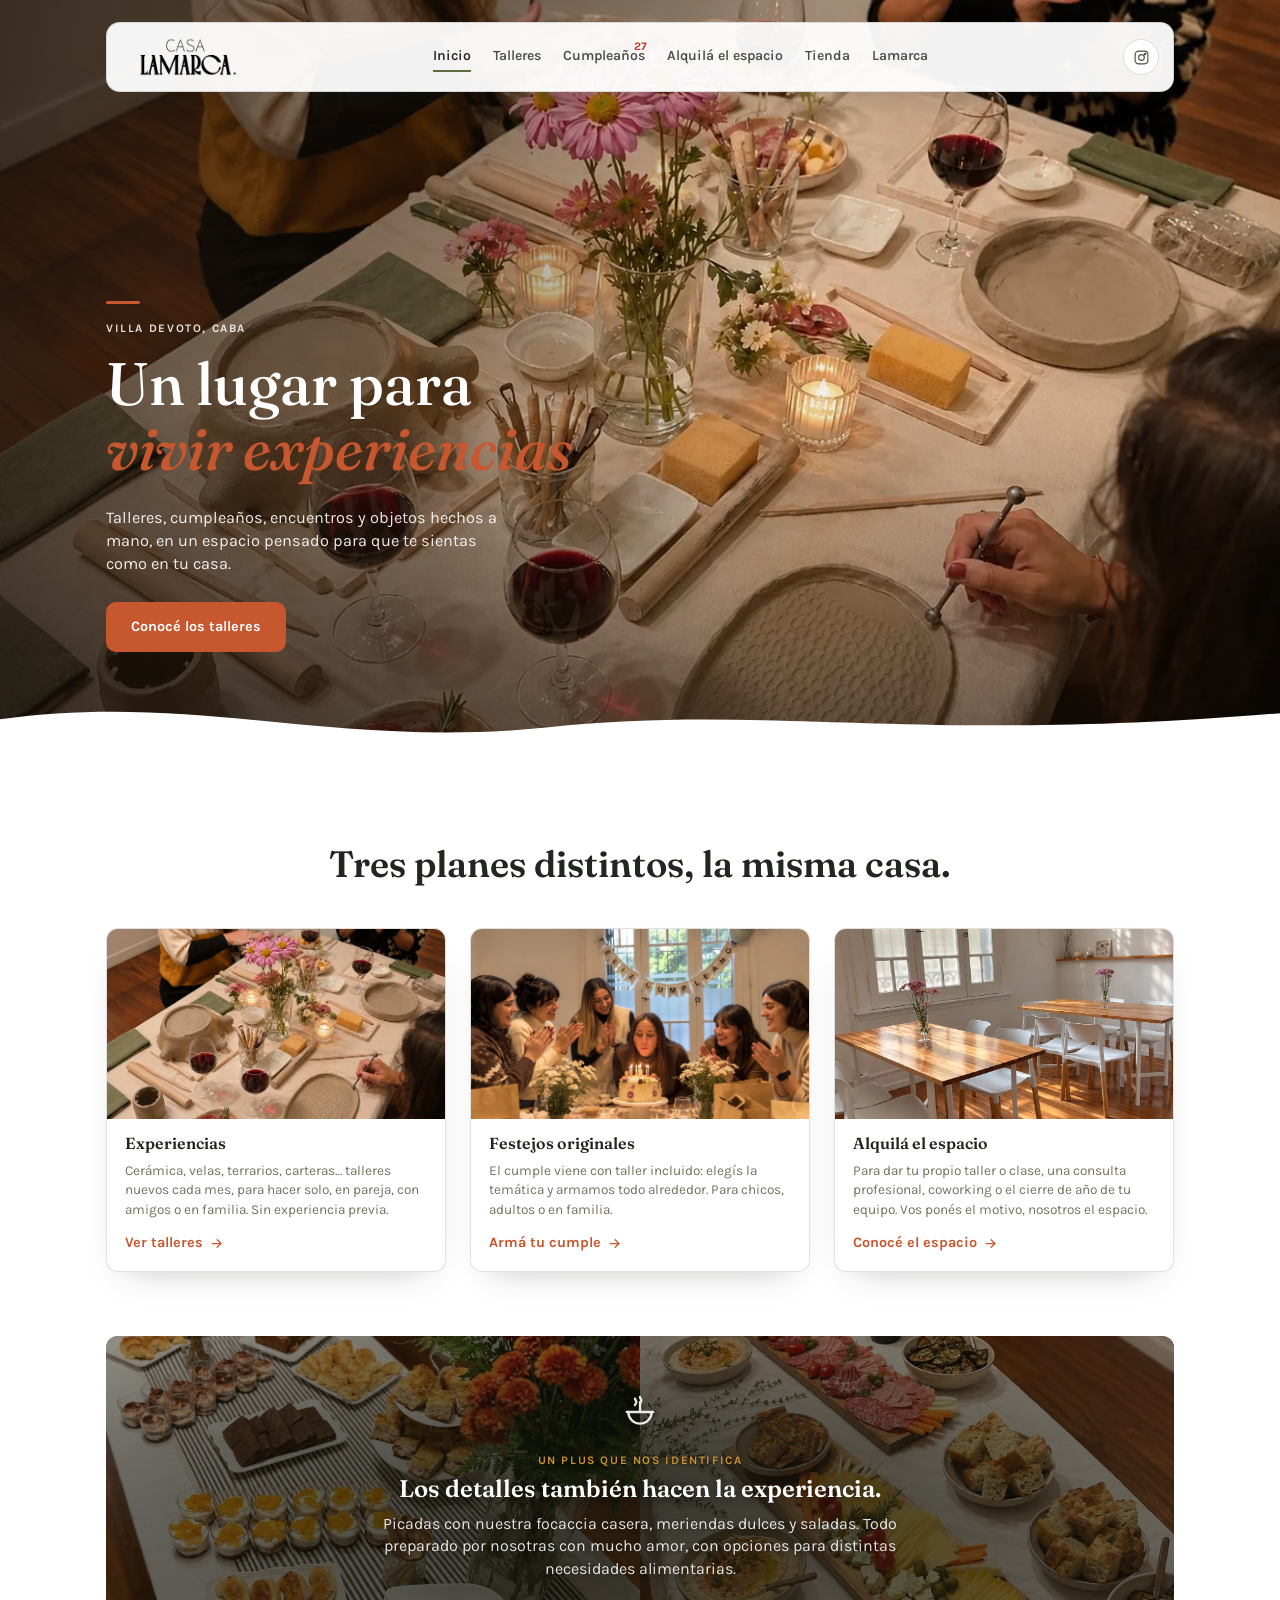
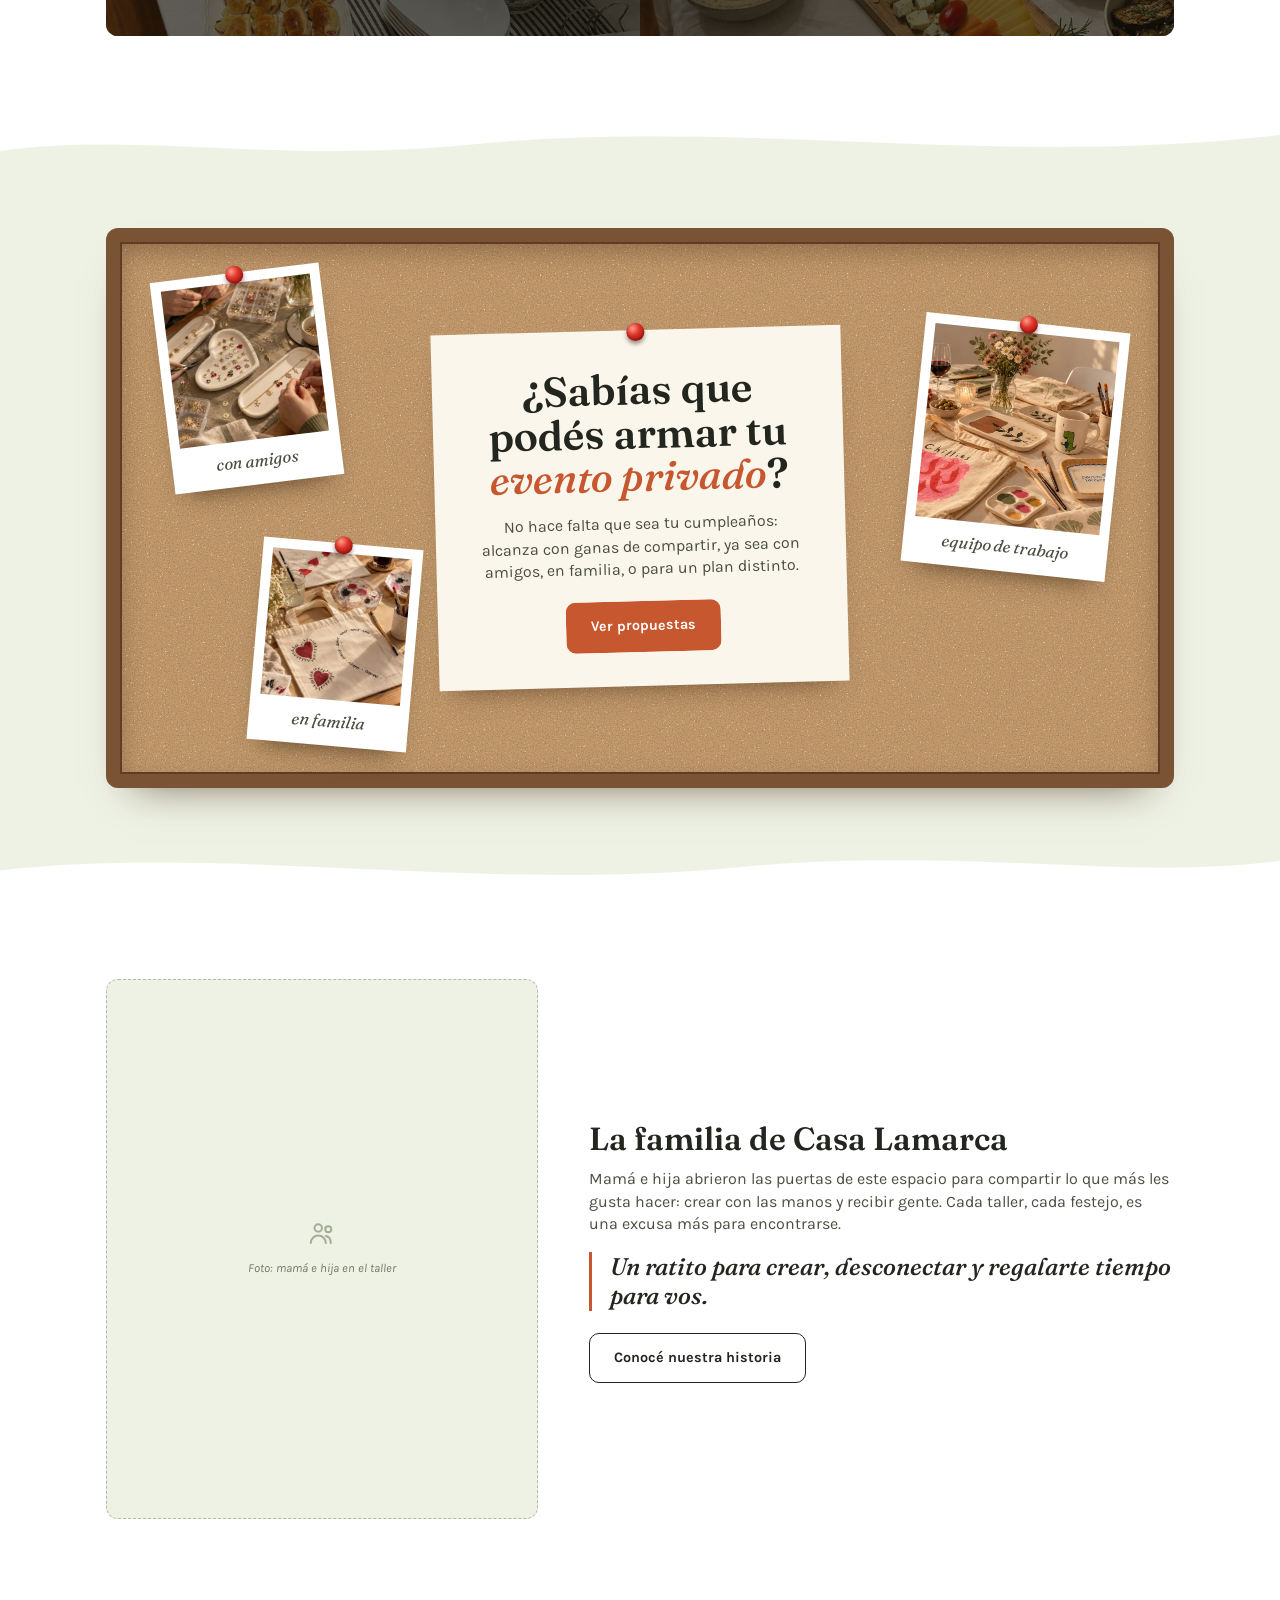
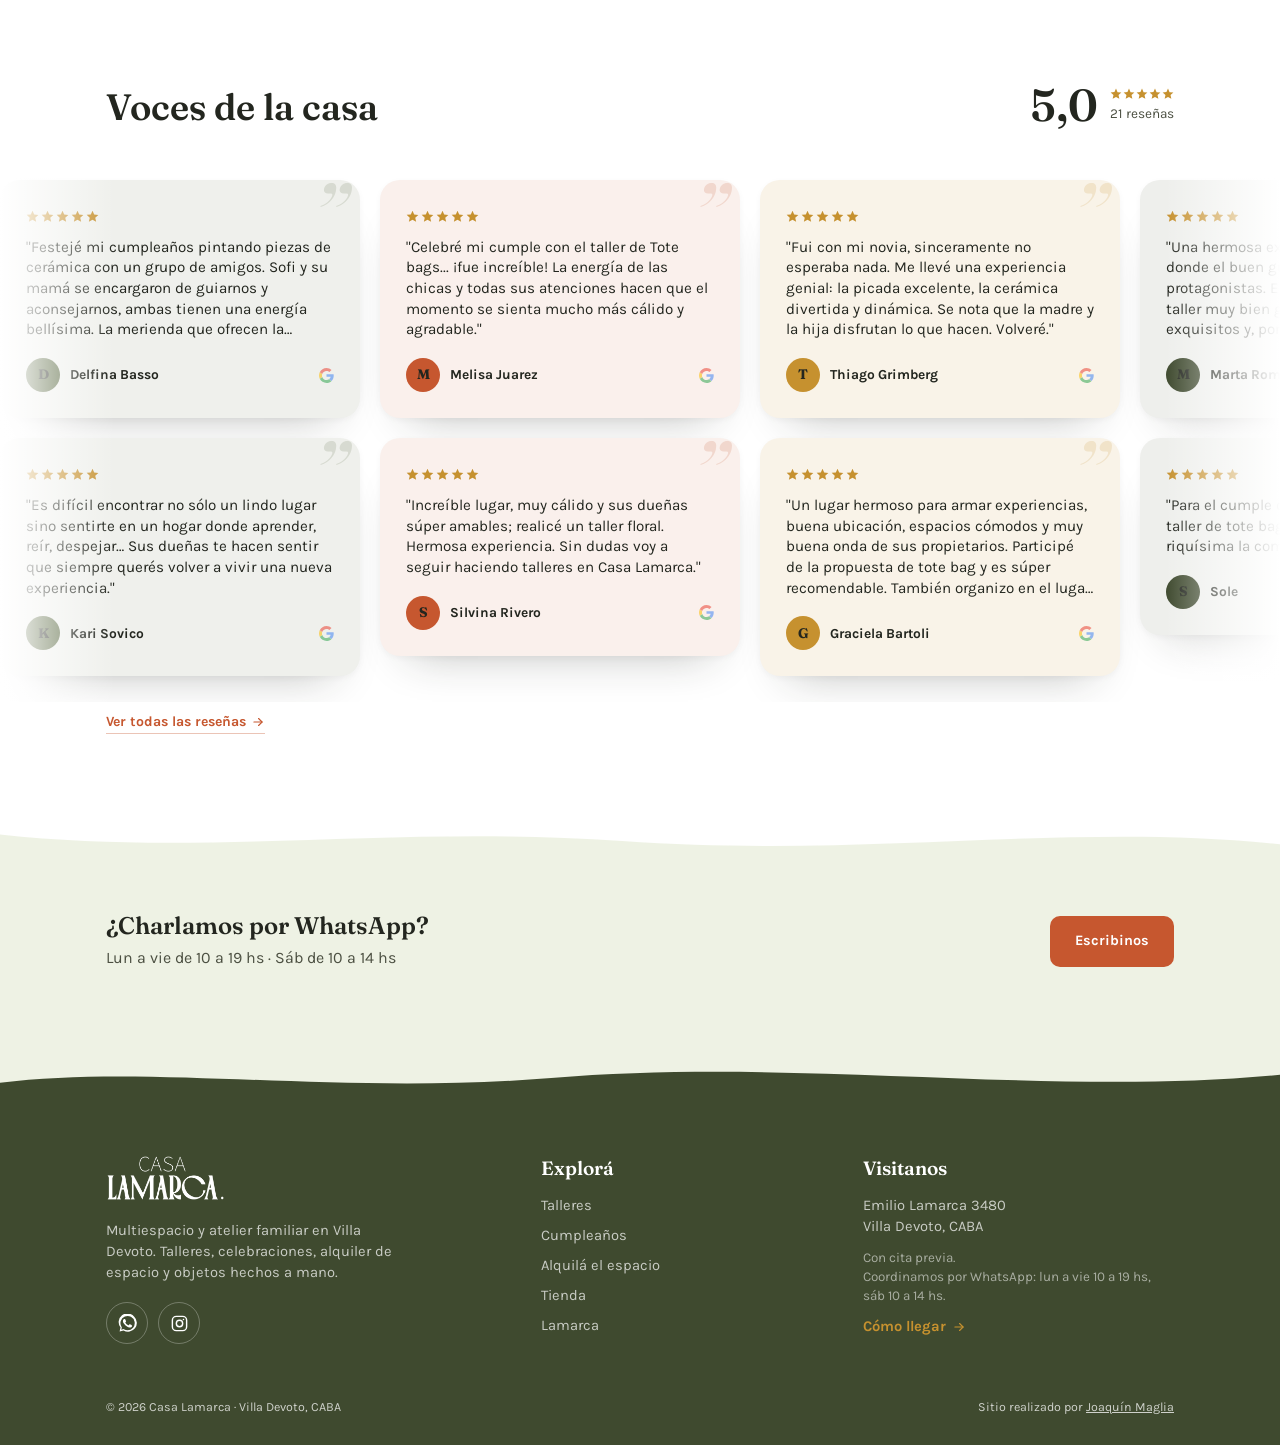
<file: index.html>
<!doctype html>
<html lang="es">
<head>
<meta charset="UTF-8">
<title>Casa Lamarca</title>
<meta name="viewport" content="width=device-width, initial-scale=1">
<meta name="description" content="Casa Lamarca, multiespacio y atelier familiar en Villa Devoto: talleres, cumpleaños, alquiler de espacio y objetos hechos a mano.">
<link rel="preconnect" href="https://fonts.googleapis.com">
<link rel="preconnect" href="https://fonts.gstatic.com" crossorigin>
<link href="https://fonts.googleapis.com/css2?family=Fraunces:ital,opsz,wght@0,9..144,400;0,9..144,600;1,9..144,500&family=Karla:ital,wght@0,400;0,500;0,600;0,700;1,400&display=swap" rel="stylesheet">
<link rel="stylesheet" href="styles.css?v=20261126c">
</head>
<body>

<header class="site nav-float">
  <div class="wrap nav">
    <a href="index.html" class="wordmark"><img src="assets/logo.png" alt="Casa Lamarca" width="230" height="89"></a><span id="versionPrueba" style="position:absolute; left:50%; top:50%; transform:translate(-50%,-50%); font-size:.72rem; font-weight:700; color:#C0392B; pointer-events:none;">27</span>
    <nav class="nav-links" id="navLinks">
      <a href="index.html" class="active">Inicio</a>
      <a href="talleres.html">Talleres</a>
      <a href="cumpleanos.html">Cumpleaños</a>
      <a href="espacio.html">Alquilá el espacio</a>
      <a href="tienda.html">Tienda</a>
      <a href="lamarca.html">Lamarca</a>
    </nav>
    <div class="nav-right">
      <a class="nav-ig" href="https://instagram.com/casalamarca_" target="_blank" rel="noopener" aria-label="Instagram de Casa Lamarca">
        <svg viewBox="0 0 24 24" fill="none" stroke-width="1.8"><rect x="3" y="3" width="18" height="18" rx="5"/><circle cx="12" cy="12" r="4"/><circle cx="17" cy="7" r="1"/></svg>
      </a>
    </div>
    <button class="nav-toggle" id="navToggle" aria-label="Abrir menú" aria-expanded="false"><span></span></button>
  </div>
</header>

<main>

  <section class="hero-wave">
    <div class="hero-wave-media">
      <img src="img/hero-home.webp" alt="Manos trabajando cerámica en un taller de Casa Lamarca" width="1400" height="1050" fetchpriority="high">
    </div>
    <div class="hero-wave-overlay"></div>

    <div class="hero-wave-content">
      <span class="accent"></span>
      <p class="eyebrow">Villa Devoto, CABA</p>
      <h1>
        <span>Un lugar para</span>
        <span class="rotate-line" id="heroRotate"></span>
      </h1>
      <p class="lede">Talleres, cumpleaños, encuentros y objetos hechos a mano<span class="m-ocultar">, en un espacio pensado para que te sientas como en tu casa</span>.</p>
      <div class="btns">
        <a class="btn btn-primary" href="talleres.html">Conocé los talleres</a>
      </div>
    </div>

    <svg class="hero-wave-edge" viewBox="0 0 1440 100" preserveAspectRatio="none" aria-hidden="true">
      <path d="M0,46 C 220,10 380,86 620,56 C 860,26 1040,78 1440,38 L1440,100 L0,100 Z"></path>
    </svg>
  </section>

  <section>
    <div class="wrap">
      <div class="section-head">
        <h2>Tres planes distintos, la misma casa.</h2>
      </div>
      <div class="grid grid-3 tres-planes">
        <a class="product reveal" style="--i:0; text-decoration:none; color:inherit;" href="talleres.html">
          <figure class="ph ph--16-9 ph--photo">
            <img src="img/tres-experiencia.webp" alt="Taller en marcha en Casa Lamarca" width="1400" height="1050">
          </figure>
          <div class="product-body">
            <h3>Experiencias</h3>
            <p>Cerámica, velas, terrarios, carteras… talleres nuevos cada mes<span class="m-ocultar">, para hacer solo, en pareja, con amigos o en familia</span>. Sin experiencia previa.</p>
            <span class="plan-link">Ver talleres <svg viewBox="0 0 24 24" aria-hidden="true"><path d="M5 12h14"/><path d="M13 6l6 6-6 6"/></svg></span>
          </div>
          <span class="plan-chev" aria-hidden="true"><svg viewBox="0 0 24 24"><path d="M9 6l6 6-6 6"/></svg></span>
        </a>
        <a class="product reveal" style="--i:1; text-decoration:none; color:inherit;" href="cumpleanos.html">
          <figure class="ph ph--16-9 ph--photo">
            <img src="img/tres-festejos.webp" alt="Mesa de cumpleaños temático en Casa Lamarca" width="1400" height="933" loading="lazy" decoding="async">
          </figure>
          <div class="product-body">
            <h3>Festejos originales</h3>
            <p>El cumple viene con taller incluido: elegís la temática y armamos todo alrededor.<span class="m-ocultar"> Para chicos, adultos o en familia.</span></p>
            <span class="plan-link">Armá tu cumple <svg viewBox="0 0 24 24" aria-hidden="true"><path d="M5 12h14"/><path d="M13 6l6 6-6 6"/></svg></span>
          </div>
          <span class="plan-chev" aria-hidden="true"><svg viewBox="0 0 24 24"><path d="M9 6l6 6-6 6"/></svg></span>
        </a>
        <a class="product reveal" style="--i:2; text-decoration:none; color:inherit;" href="espacio.html">
          <figure class="ph ph--16-9 ph--photo">
            <img src="img/primer-espacio.webp" alt="El espacio de Casa Lamarca listo para alquilar" width="1050" height="1400" loading="lazy" decoding="async">
          </figure>
          <div class="product-body">
            <h3>Alquilá el espacio</h3>
            <p><span class="m-ocultar">Para dar tu propio taller o clase, una consulta profesional, coworking o el cierre de año de tu equipo.</span><span class="m-solo">Para tu taller, una consulta o el cierre de año de tu equipo.</span><span class="m-ocultar"> Vos ponés el motivo, nosotros el espacio.</span></p>
            <span class="plan-link">Conocé el espacio <svg viewBox="0 0 24 24" aria-hidden="true"><path d="M5 12h14"/><path d="M13 6l6 6-6 6"/></svg></span>
          </div>
          <span class="plan-chev" aria-hidden="true"><svg viewBox="0 0 24 24"><path d="M9 6l6 6-6 6"/></svg></span>
        </a>
      </div>

      <div class="food-band reveal" style="margin-top:64px;">
        <div class="food-band-media">
          <div class="food-band-half"><img src="img/comida-merienda.webp" alt="Merienda dulce y salada de un taller en Casa Lamarca" width="750" height="1000" loading="lazy" decoding="async"></div>
          <div class="food-band-half"><img src="img/comida-picada.webp" alt="Picada con focaccia casera de Casa Lamarca" width="750" height="1000" loading="lazy" decoding="async"></div>
        </div>
        <div class="food-band-overlay"></div>
        <div class="food-band-content">
          <div class="food-band-icon">
            <svg viewBox="0 0 24 24" fill="none" stroke-width="1.4" stroke-linecap="round" stroke-linejoin="round"><path d="M4 12h16"/><path d="M5 12a7 7 0 0 0 14 0"/><path d="M12 12V6"/><path d="M9 4c0 1 .8 1 .8 2s-.8 1-.8 2"/><path d="M12 3c0 1 .8 1 .8 2s-.8 1-.8 2"/></svg>
          </div>
          <p class="eyebrow">Un plus que nos identifica</p>
          <h2>Los detalles también hacen la experiencia.</h2>
          <p>Picadas con nuestra focaccia casera, meriendas dulces y saladas. Todo preparado por nosotras<span class="m-ocultar"> con mucho amor</span>, con opciones para distintas necesidades alimentarias.</p>
        </div>
      </div>
    </div>
  </section>

  <!-- Zona verde con bordes ondulados arriba y abajo: corta la columna
       recta de la página (antes todo eran rectángulos del mismo ancho). -->
  <section class="zona-ola">
    <svg class="ola ola--top" viewBox="0 0 1440 80" preserveAspectRatio="none" aria-hidden="true"><path d="M0,0 L1440,0 L1440,30 C1110,72 830,8 530,42 C310,66 150,26 0,50 Z"/></svg>
    <div class="wrap">
      <!-- Llamado a eventos privados: pizarra de corcho. Cuando entra en
           pantalla (clase .reveal + script.js), primero se clava la nota
           con el texto y después van cayendo las fotos, cada una con su
           chinche roja. -->
      <div class="reveal corcho">
        <figure class="polaroid polaroid--1" style="--i:1; --r:-7deg;">
          <span class="pin" aria-hidden="true"></span>
          <img src="img/mazo-charms.webp" alt="Amigas armando collares en el taller de charms" loading="lazy" width="720" height="900">
          <figcaption>con amigos</figcaption>
        </figure>
        <figure class="polaroid polaroid--2" style="--i:2; --r:5deg;">
          <span class="pin" aria-hidden="true"></span>
          <img src="img/mazo-totebags.webp" alt="Tote bags pintadas a mano" loading="lazy" width="720" height="900">
          <figcaption>en familia</figcaption>
        </figure>
        <figure class="polaroid polaroid--3" style="--i:3; --r:6deg;">
          <span class="pin" aria-hidden="true"></span>
          <img src="img/mazo-arte.webp" alt="Mesa con vino, picada y piezas para pintar" loading="lazy" width="900" height="675">
          <figcaption>equipo de trabajo</figcaption>
        </figure>
        <div class="corcho-nota" style="--i:0; --r:-1.5deg;">
          <span class="pin" aria-hidden="true"></span>
          <p class="evento-fotos-title">¿Sabías que podés armar tu <em>evento privado</em>?</p>
          <p class="evento-fotos-desc">No hace falta que sea tu cumpleaños: alcanza con ganas de compartir<span class="m-ocultar">, ya sea con amigos, en familia, o para un plan distinto</span>.</p>
          <a class="btn btn-primary" href="talleres.html#losTalleresQueHacemos">Ver propuestas</a>
        </div>
      </div>
    </div>
    <svg class="ola ola--bottom" viewBox="0 0 1440 80" preserveAspectRatio="none" aria-hidden="true"><path d="M0,80 L0,38 C260,6 540,66 830,34 C1090,8 1270,52 1440,26 L1440,80 Z"/></svg>
  </section>

  <section class="band">
    <div class="wrap about-grid reveal">
      <!-- Foto que se da vuelta: al pasar el mouse (o tocarla en el celu)
           gira y aparece "el jefe". Cuando tengan las fotos, en cada cara se
           cambia el placeholder por la foto: agregarle la clase ph--photo a
           la <figure> y poner adentro el <img> que está comentado. -->
      <div class="flip" tabindex="0" role="button" aria-pressed="false" aria-label="Dar vuelta la foto">
        <div class="flip-inner">
          <figure class="flip-cara ph ph--portrait">
            <!-- <img src="img/mama-hija.jpg" alt="Mar y Sofi, mamá e hija, en el taller"> -->
            <svg class="icon" viewBox="0 0 24 24"><circle cx="9" cy="8" r="3"/><circle cx="17" cy="9" r="2.4"/><path d="M3 20c0-3.3 2.7-6 6-6s6 2.7 6 6"/><path d="M15 14.4c2.5.4 4 2.4 4 5.6"/></svg>
            <figcaption><span>Foto: mamá e hija en el taller</span></figcaption>
          </figure>
          <figure class="flip-cara flip-dorso ph ph--portrait ph--photo">
            <img src="img/el-jefe.webp" alt="El jefe de la casa, en pañales" loading="lazy" width="675" height="900">
            <figcaption class="flip-etiqueta">Nuestro jefe en pañales</figcaption>
          </figure>
        </div>
      </div>
      <div>
        <h2 style="font-size:clamp(1.5rem, 1.2rem + 1vw, 2.1rem); margin-top:6px;">La familia de Casa Lamarca</h2>
        <p class="measure" style="margin-top:12px; color:var(--ink-soft);">Mamá e hija abrieron las puertas de este espacio para compartir lo que más les gusta hacer: crear con las manos y recibir gente.<span class="m-ocultar"> Cada taller, cada festejo, es una excusa más para encontrarse.</span></p>
        <blockquote class="pull">Un ratito para crear, desconectar y regalarte tiempo para vos.</blockquote>
        <div class="btns"><a class="btn btn-ghost" href="lamarca.html">Conocé nuestra historia</a></div>
      </div>
    </div>
  </section>

  <section>
    <div class="wrap">
      <div class="section-head voces-head">
        <h2>Voces de la casa</h2>
        <!-- el puntaje al lado del título -->
        <p class="voces-nota"><b>5,0</b><span><span class="voces-stars-sm"><svg viewBox="0 0 20 20"><path d="M10 1l2.6 5.9 6.4.6-4.8 4.3 1.4 6.3L10 14.9 4.4 18.1l1.4-6.3L1 7.4l6.4-.6z"/></svg><svg viewBox="0 0 20 20"><path d="M10 1l2.6 5.9 6.4.6-4.8 4.3 1.4 6.3L10 14.9 4.4 18.1l1.4-6.3L1 7.4l6.4-.6z"/></svg><svg viewBox="0 0 20 20"><path d="M10 1l2.6 5.9 6.4.6-4.8 4.3 1.4 6.3L10 14.9 4.4 18.1l1.4-6.3L1 7.4l6.4-.6z"/></svg><svg viewBox="0 0 20 20"><path d="M10 1l2.6 5.9 6.4.6-4.8 4.3 1.4 6.3L10 14.9 4.4 18.1l1.4-6.3L1 7.4l6.4-.6z"/></svg><svg viewBox="0 0 20 20"><path d="M10 1l2.6 5.9 6.4.6-4.8 4.3 1.4 6.3L10 14.9 4.4 18.1l1.4-6.3L1 7.4l6.4-.6z"/></svg></span>21 reseñas</span></p>
      </div>
      <!-- Reseñas reales de Google (todas de 5 estrellas), elegidas a mano.
           En PC se ven las primeras 4; en el celu, la cinta: arriba las 1-4
           y abajo las 5-8. Para cambiar una: reemplazar texto, nombre e inicial. -->
      <!-- Las reseñas: este bloque NO se muestra; script.js copia las
           tarjetas a "la cinta" (dos filas que corren solas). Para cambiar
           una reseña, se edita acá. -->
      <div class="voces-grid" hidden>
        <div class="voces-card reveal" style="--i:0; background: color-mix(in srgb, var(--sage) 10%, white);">
          <span class="voces-quote" style="color:var(--sage);">&rdquo;</span>
          <div class="voces-stars">
            <svg viewBox="0 0 20 20"><path d="M10 1l2.6 5.9 6.4.6-4.8 4.3 1.4 6.3L10 14.9 4.4 18.1l1.4-6.3L1 7.4l6.4-.6z"/></svg>
            <svg viewBox="0 0 20 20"><path d="M10 1l2.6 5.9 6.4.6-4.8 4.3 1.4 6.3L10 14.9 4.4 18.1l1.4-6.3L1 7.4l6.4-.6z"/></svg>
            <svg viewBox="0 0 20 20"><path d="M10 1l2.6 5.9 6.4.6-4.8 4.3 1.4 6.3L10 14.9 4.4 18.1l1.4-6.3L1 7.4l6.4-.6z"/></svg>
            <svg viewBox="0 0 20 20"><path d="M10 1l2.6 5.9 6.4.6-4.8 4.3 1.4 6.3L10 14.9 4.4 18.1l1.4-6.3L1 7.4l6.4-.6z"/></svg>
            <svg viewBox="0 0 20 20"><path d="M10 1l2.6 5.9 6.4.6-4.8 4.3 1.4 6.3L10 14.9 4.4 18.1l1.4-6.3L1 7.4l6.4-.6z"/></svg>
          </div>
          <p class="voces-txt">"Festejé mi cumpleaños pintando piezas de cerámica con un grupo de amigos. Sofi y su mamá se encargaron de guiarnos y aconsejarnos, ambas tienen una energía bellísima. La merienda que ofrecen la presentan muy linda y estaba todo riquísimo."</p>
          <div class="voces-foot">
            <div class="voces-who"><span class="voces-avatar" style="background:var(--sage);">D</span><span>Delfina Basso</span></div>
            <svg class="voces-gicon" viewBox="0 0 24 24"><path fill="#4285F4" d="M23.52 12.27c0-.85-.07-1.47-.22-2.12H12v3.85h6.6c-.13 1.1-.86 2.76-2.47 3.87l-.02.15 3.59 2.78.25.02c2.28-2.1 3.57-5.2 3.57-8.55z"/><path fill="#34A853" d="M12 24c3.24 0 5.95-1.07 7.93-2.91l-3.78-2.93c-1.01.7-2.37 1.19-4.15 1.19-3.18 0-5.88-2.1-6.84-5.02l-.14.01-3.73 2.89-.05.13C3.24 21.3 7.3 24 12 24z"/><path fill="#FBBC05" d="M5.16 14.33a7.2 7.2 0 01-.39-2.33c0-.81.14-1.6.38-2.33l-.01-.16-3.78-2.94-.12.06A11.98 11.98 0 000 12c0 1.93.47 3.76 1.24 5.37z"/><path fill="#EA4335" d="M12 4.75c2.26 0 3.78.98 4.65 1.8l3.4-3.32C17.94 1.19 15.24 0 12 0 7.3 0 3.24 2.7 1.24 6.63l3.9 3.04C6.12 6.85 8.82 4.75 12 4.75z"/></svg>
          </div>
        </div>
        <div class="voces-card reveal" style="--i:1; background: color-mix(in srgb, var(--coral) 9%, white);">
          <span class="voces-quote" style="color:var(--coral);">&rdquo;</span>
          <div class="voces-stars">
            <svg viewBox="0 0 20 20"><path d="M10 1l2.6 5.9 6.4.6-4.8 4.3 1.4 6.3L10 14.9 4.4 18.1l1.4-6.3L1 7.4l6.4-.6z"/></svg>
            <svg viewBox="0 0 20 20"><path d="M10 1l2.6 5.9 6.4.6-4.8 4.3 1.4 6.3L10 14.9 4.4 18.1l1.4-6.3L1 7.4l6.4-.6z"/></svg>
            <svg viewBox="0 0 20 20"><path d="M10 1l2.6 5.9 6.4.6-4.8 4.3 1.4 6.3L10 14.9 4.4 18.1l1.4-6.3L1 7.4l6.4-.6z"/></svg>
            <svg viewBox="0 0 20 20"><path d="M10 1l2.6 5.9 6.4.6-4.8 4.3 1.4 6.3L10 14.9 4.4 18.1l1.4-6.3L1 7.4l6.4-.6z"/></svg>
            <svg viewBox="0 0 20 20"><path d="M10 1l2.6 5.9 6.4.6-4.8 4.3 1.4 6.3L10 14.9 4.4 18.1l1.4-6.3L1 7.4l6.4-.6z"/></svg>
          </div>
          <p class="voces-txt">"Celebré mi cumple con el taller de Tote bags... ¡fue increíble! La energía de las chicas y todas sus atenciones hacen que el momento se sienta mucho más cálido y agradable."</p>
          <div class="voces-foot">
            <div class="voces-who"><span class="voces-avatar" style="background:var(--coral);">M</span><span>Melisa Juarez</span></div>
            <svg class="voces-gicon" viewBox="0 0 24 24"><path fill="#4285F4" d="M23.52 12.27c0-.85-.07-1.47-.22-2.12H12v3.85h6.6c-.13 1.1-.86 2.76-2.47 3.87l-.02.15 3.59 2.78.25.02c2.28-2.1 3.57-5.2 3.57-8.55z"/><path fill="#34A853" d="M12 24c3.24 0 5.95-1.07 7.93-2.91l-3.78-2.93c-1.01.7-2.37 1.19-4.15 1.19-3.18 0-5.88-2.1-6.84-5.02l-.14.01-3.73 2.89-.05.13C3.24 21.3 7.3 24 12 24z"/><path fill="#FBBC05" d="M5.16 14.33a7.2 7.2 0 01-.39-2.33c0-.81.14-1.6.38-2.33l-.01-.16-3.78-2.94-.12.06A11.98 11.98 0 000 12c0 1.93.47 3.76 1.24 5.37z"/><path fill="#EA4335" d="M12 4.75c2.26 0 3.78.98 4.65 1.8l3.4-3.32C17.94 1.19 15.24 0 12 0 7.3 0 3.24 2.7 1.24 6.63l3.9 3.04C6.12 6.85 8.82 4.75 12 4.75z"/></svg>
          </div>
        </div>
        <div class="voces-card reveal" style="--i:2; background: color-mix(in srgb, var(--ochre) 11%, white);">
          <span class="voces-quote" style="color:var(--ochre);">&rdquo;</span>
          <div class="voces-stars">
            <svg viewBox="0 0 20 20"><path d="M10 1l2.6 5.9 6.4.6-4.8 4.3 1.4 6.3L10 14.9 4.4 18.1l1.4-6.3L1 7.4l6.4-.6z"/></svg>
            <svg viewBox="0 0 20 20"><path d="M10 1l2.6 5.9 6.4.6-4.8 4.3 1.4 6.3L10 14.9 4.4 18.1l1.4-6.3L1 7.4l6.4-.6z"/></svg>
            <svg viewBox="0 0 20 20"><path d="M10 1l2.6 5.9 6.4.6-4.8 4.3 1.4 6.3L10 14.9 4.4 18.1l1.4-6.3L1 7.4l6.4-.6z"/></svg>
            <svg viewBox="0 0 20 20"><path d="M10 1l2.6 5.9 6.4.6-4.8 4.3 1.4 6.3L10 14.9 4.4 18.1l1.4-6.3L1 7.4l6.4-.6z"/></svg>
            <svg viewBox="0 0 20 20"><path d="M10 1l2.6 5.9 6.4.6-4.8 4.3 1.4 6.3L10 14.9 4.4 18.1l1.4-6.3L1 7.4l6.4-.6z"/></svg>
          </div>
          <p class="voces-txt">"Fui con mi novia, sinceramente no esperaba nada. Me llevé una experiencia genial: la picada excelente, la cerámica divertida y dinámica. Se nota que la madre y la hija disfrutan lo que hacen. Volveré."</p>
          <div class="voces-foot">
            <div class="voces-who"><span class="voces-avatar" style="background:var(--ochre);">T</span><span>Thiago Grimberg</span></div>
            <svg class="voces-gicon" viewBox="0 0 24 24"><path fill="#4285F4" d="M23.52 12.27c0-.85-.07-1.47-.22-2.12H12v3.85h6.6c-.13 1.1-.86 2.76-2.47 3.87l-.02.15 3.59 2.78.25.02c2.28-2.1 3.57-5.2 3.57-8.55z"/><path fill="#34A853" d="M12 24c3.24 0 5.95-1.07 7.93-2.91l-3.78-2.93c-1.01.7-2.37 1.19-4.15 1.19-3.18 0-5.88-2.1-6.84-5.02l-.14.01-3.73 2.89-.05.13C3.24 21.3 7.3 24 12 24z"/><path fill="#FBBC05" d="M5.16 14.33a7.2 7.2 0 01-.39-2.33c0-.81.14-1.6.38-2.33l-.01-.16-3.78-2.94-.12.06A11.98 11.98 0 000 12c0 1.93.47 3.76 1.24 5.37z"/><path fill="#EA4335" d="M12 4.75c2.26 0 3.78.98 4.65 1.8l3.4-3.32C17.94 1.19 15.24 0 12 0 7.3 0 3.24 2.7 1.24 6.63l3.9 3.04C6.12 6.85 8.82 4.75 12 4.75z"/></svg>
          </div>
        </div>
        <div class="voces-card reveal" style="--i:3; background: color-mix(in srgb, var(--sage-deep) 9%, white);">
          <span class="voces-quote" style="color:var(--sage-deep);">&rdquo;</span>
          <div class="voces-stars">
            <svg viewBox="0 0 20 20"><path d="M10 1l2.6 5.9 6.4.6-4.8 4.3 1.4 6.3L10 14.9 4.4 18.1l1.4-6.3L1 7.4l6.4-.6z"/></svg>
            <svg viewBox="0 0 20 20"><path d="M10 1l2.6 5.9 6.4.6-4.8 4.3 1.4 6.3L10 14.9 4.4 18.1l1.4-6.3L1 7.4l6.4-.6z"/></svg>
            <svg viewBox="0 0 20 20"><path d="M10 1l2.6 5.9 6.4.6-4.8 4.3 1.4 6.3L10 14.9 4.4 18.1l1.4-6.3L1 7.4l6.4-.6z"/></svg>
            <svg viewBox="0 0 20 20"><path d="M10 1l2.6 5.9 6.4.6-4.8 4.3 1.4 6.3L10 14.9 4.4 18.1l1.4-6.3L1 7.4l6.4-.6z"/></svg>
            <svg viewBox="0 0 20 20"><path d="M10 1l2.6 5.9 6.4.6-4.8 4.3 1.4 6.3L10 14.9 4.4 18.1l1.4-6.3L1 7.4l6.4-.6z"/></svg>
          </div>
          <p class="voces-txt">"Una hermosa experiencia, en un espacio donde el buen gusto y la delicadeza son protagonistas. El cuidado de cada detalle, el taller muy bien guiado, la picada y el vino exquisitos y, por sobre todo, la amorosidad de las anfitrionas."</p>
          <div class="voces-foot">
            <div class="voces-who"><span class="voces-avatar" style="background:var(--sage-deep);">M</span><span>Marta Romano</span></div>
            <svg class="voces-gicon" viewBox="0 0 24 24"><path fill="#4285F4" d="M23.52 12.27c0-.85-.07-1.47-.22-2.12H12v3.85h6.6c-.13 1.1-.86 2.76-2.47 3.87l-.02.15 3.59 2.78.25.02c2.28-2.1 3.57-5.2 3.57-8.55z"/><path fill="#34A853" d="M12 24c3.24 0 5.95-1.07 7.93-2.91l-3.78-2.93c-1.01.7-2.37 1.19-4.15 1.19-3.18 0-5.88-2.1-6.84-5.02l-.14.01-3.73 2.89-.05.13C3.24 21.3 7.3 24 12 24z"/><path fill="#FBBC05" d="M5.16 14.33a7.2 7.2 0 01-.39-2.33c0-.81.14-1.6.38-2.33l-.01-.16-3.78-2.94-.12.06A11.98 11.98 0 000 12c0 1.93.47 3.76 1.24 5.37z"/><path fill="#EA4335" d="M12 4.75c2.26 0 3.78.98 4.65 1.8l3.4-3.32C17.94 1.19 15.24 0 12 0 7.3 0 3.24 2.7 1.24 6.63l3.9 3.04C6.12 6.85 8.82 4.75 12 4.75z"/></svg>
          </div>
        </div>
        <div class="voces-card reveal" style="--i:0; background: color-mix(in srgb, var(--sage) 10%, white);">
          <span class="voces-quote" style="color:var(--sage);">&rdquo;</span>
          <div class="voces-stars">
            <svg viewBox="0 0 20 20"><path d="M10 1l2.6 5.9 6.4.6-4.8 4.3 1.4 6.3L10 14.9 4.4 18.1l1.4-6.3L1 7.4l6.4-.6z"/></svg>
            <svg viewBox="0 0 20 20"><path d="M10 1l2.6 5.9 6.4.6-4.8 4.3 1.4 6.3L10 14.9 4.4 18.1l1.4-6.3L1 7.4l6.4-.6z"/></svg>
            <svg viewBox="0 0 20 20"><path d="M10 1l2.6 5.9 6.4.6-4.8 4.3 1.4 6.3L10 14.9 4.4 18.1l1.4-6.3L1 7.4l6.4-.6z"/></svg>
            <svg viewBox="0 0 20 20"><path d="M10 1l2.6 5.9 6.4.6-4.8 4.3 1.4 6.3L10 14.9 4.4 18.1l1.4-6.3L1 7.4l6.4-.6z"/></svg>
            <svg viewBox="0 0 20 20"><path d="M10 1l2.6 5.9 6.4.6-4.8 4.3 1.4 6.3L10 14.9 4.4 18.1l1.4-6.3L1 7.4l6.4-.6z"/></svg>
          </div>
          <p class="voces-txt">"Es difícil encontrar no sólo un lindo lugar sino sentirte en un hogar donde aprender, reír, despejar… Sus dueñas te hacen sentir que siempre querés volver a vivir una nueva experiencia."</p>
          <div class="voces-foot">
            <div class="voces-who"><span class="voces-avatar" style="background:var(--sage);">K</span><span>Kari Sovico</span></div>
            <svg class="voces-gicon" viewBox="0 0 24 24"><path fill="#4285F4" d="M23.52 12.27c0-.85-.07-1.47-.22-2.12H12v3.85h6.6c-.13 1.1-.86 2.76-2.47 3.87l-.02.15 3.59 2.78.25.02c2.28-2.1 3.57-5.2 3.57-8.55z"/><path fill="#34A853" d="M12 24c3.24 0 5.95-1.07 7.93-2.91l-3.78-2.93c-1.01.7-2.37 1.19-4.15 1.19-3.18 0-5.88-2.1-6.84-5.02l-.14.01-3.73 2.89-.05.13C3.24 21.3 7.3 24 12 24z"/><path fill="#FBBC05" d="M5.16 14.33a7.2 7.2 0 01-.39-2.33c0-.81.14-1.6.38-2.33l-.01-.16-3.78-2.94-.12.06A11.98 11.98 0 000 12c0 1.93.47 3.76 1.24 5.37z"/><path fill="#EA4335" d="M12 4.75c2.26 0 3.78.98 4.65 1.8l3.4-3.32C17.94 1.19 15.24 0 12 0 7.3 0 3.24 2.7 1.24 6.63l3.9 3.04C6.12 6.85 8.82 4.75 12 4.75z"/></svg>
          </div>
        </div>
        <div class="voces-card reveal" style="--i:1; background: color-mix(in srgb, var(--coral) 9%, white);">
          <span class="voces-quote" style="color:var(--coral);">&rdquo;</span>
          <div class="voces-stars">
            <svg viewBox="0 0 20 20"><path d="M10 1l2.6 5.9 6.4.6-4.8 4.3 1.4 6.3L10 14.9 4.4 18.1l1.4-6.3L1 7.4l6.4-.6z"/></svg>
            <svg viewBox="0 0 20 20"><path d="M10 1l2.6 5.9 6.4.6-4.8 4.3 1.4 6.3L10 14.9 4.4 18.1l1.4-6.3L1 7.4l6.4-.6z"/></svg>
            <svg viewBox="0 0 20 20"><path d="M10 1l2.6 5.9 6.4.6-4.8 4.3 1.4 6.3L10 14.9 4.4 18.1l1.4-6.3L1 7.4l6.4-.6z"/></svg>
            <svg viewBox="0 0 20 20"><path d="M10 1l2.6 5.9 6.4.6-4.8 4.3 1.4 6.3L10 14.9 4.4 18.1l1.4-6.3L1 7.4l6.4-.6z"/></svg>
            <svg viewBox="0 0 20 20"><path d="M10 1l2.6 5.9 6.4.6-4.8 4.3 1.4 6.3L10 14.9 4.4 18.1l1.4-6.3L1 7.4l6.4-.6z"/></svg>
          </div>
          <p class="voces-txt">"Increíble lugar, muy cálido y sus dueñas súper amables; realicé un taller floral. Hermosa experiencia. Sin dudas voy a seguir haciendo talleres en Casa Lamarca."</p>
          <div class="voces-foot">
            <div class="voces-who"><span class="voces-avatar" style="background:var(--coral);">S</span><span>Silvina Rivero</span></div>
            <svg class="voces-gicon" viewBox="0 0 24 24"><path fill="#4285F4" d="M23.52 12.27c0-.85-.07-1.47-.22-2.12H12v3.85h6.6c-.13 1.1-.86 2.76-2.47 3.87l-.02.15 3.59 2.78.25.02c2.28-2.1 3.57-5.2 3.57-8.55z"/><path fill="#34A853" d="M12 24c3.24 0 5.95-1.07 7.93-2.91l-3.78-2.93c-1.01.7-2.37 1.19-4.15 1.19-3.18 0-5.88-2.1-6.84-5.02l-.14.01-3.73 2.89-.05.13C3.24 21.3 7.3 24 12 24z"/><path fill="#FBBC05" d="M5.16 14.33a7.2 7.2 0 01-.39-2.33c0-.81.14-1.6.38-2.33l-.01-.16-3.78-2.94-.12.06A11.98 11.98 0 000 12c0 1.93.47 3.76 1.24 5.37z"/><path fill="#EA4335" d="M12 4.75c2.26 0 3.78.98 4.65 1.8l3.4-3.32C17.94 1.19 15.24 0 12 0 7.3 0 3.24 2.7 1.24 6.63l3.9 3.04C6.12 6.85 8.82 4.75 12 4.75z"/></svg>
          </div>
        </div>
        <div class="voces-card reveal" style="--i:2; background: color-mix(in srgb, var(--ochre) 11%, white);">
          <span class="voces-quote" style="color:var(--ochre);">&rdquo;</span>
          <div class="voces-stars">
            <svg viewBox="0 0 20 20"><path d="M10 1l2.6 5.9 6.4.6-4.8 4.3 1.4 6.3L10 14.9 4.4 18.1l1.4-6.3L1 7.4l6.4-.6z"/></svg>
            <svg viewBox="0 0 20 20"><path d="M10 1l2.6 5.9 6.4.6-4.8 4.3 1.4 6.3L10 14.9 4.4 18.1l1.4-6.3L1 7.4l6.4-.6z"/></svg>
            <svg viewBox="0 0 20 20"><path d="M10 1l2.6 5.9 6.4.6-4.8 4.3 1.4 6.3L10 14.9 4.4 18.1l1.4-6.3L1 7.4l6.4-.6z"/></svg>
            <svg viewBox="0 0 20 20"><path d="M10 1l2.6 5.9 6.4.6-4.8 4.3 1.4 6.3L10 14.9 4.4 18.1l1.4-6.3L1 7.4l6.4-.6z"/></svg>
            <svg viewBox="0 0 20 20"><path d="M10 1l2.6 5.9 6.4.6-4.8 4.3 1.4 6.3L10 14.9 4.4 18.1l1.4-6.3L1 7.4l6.4-.6z"/></svg>
          </div>
          <p class="voces-txt">"Un lugar hermoso para armar experiencias, buena ubicación, espacios cómodos y muy buena onda de sus propietarios. Participé de la propuesta de tote bag y es súper recomendable. También organizo en el lugar catas de gin y otras propuestas, y todo resultó excelente."</p>
          <div class="voces-foot">
            <div class="voces-who"><span class="voces-avatar" style="background:var(--ochre);">G</span><span>Graciela Bartoli</span></div>
            <svg class="voces-gicon" viewBox="0 0 24 24"><path fill="#4285F4" d="M23.52 12.27c0-.85-.07-1.47-.22-2.12H12v3.85h6.6c-.13 1.1-.86 2.76-2.47 3.87l-.02.15 3.59 2.78.25.02c2.28-2.1 3.57-5.2 3.57-8.55z"/><path fill="#34A853" d="M12 24c3.24 0 5.95-1.07 7.93-2.91l-3.78-2.93c-1.01.7-2.37 1.19-4.15 1.19-3.18 0-5.88-2.1-6.84-5.02l-.14.01-3.73 2.89-.05.13C3.24 21.3 7.3 24 12 24z"/><path fill="#FBBC05" d="M5.16 14.33a7.2 7.2 0 01-.39-2.33c0-.81.14-1.6.38-2.33l-.01-.16-3.78-2.94-.12.06A11.98 11.98 0 000 12c0 1.93.47 3.76 1.24 5.37z"/><path fill="#EA4335" d="M12 4.75c2.26 0 3.78.98 4.65 1.8l3.4-3.32C17.94 1.19 15.24 0 12 0 7.3 0 3.24 2.7 1.24 6.63l3.9 3.04C6.12 6.85 8.82 4.75 12 4.75z"/></svg>
          </div>
        </div>
        <div class="voces-card reveal" style="--i:3; background: color-mix(in srgb, var(--sage-deep) 9%, white);">
          <span class="voces-quote" style="color:var(--sage-deep);">&rdquo;</span>
          <div class="voces-stars">
            <svg viewBox="0 0 20 20"><path d="M10 1l2.6 5.9 6.4.6-4.8 4.3 1.4 6.3L10 14.9 4.4 18.1l1.4-6.3L1 7.4l6.4-.6z"/></svg>
            <svg viewBox="0 0 20 20"><path d="M10 1l2.6 5.9 6.4.6-4.8 4.3 1.4 6.3L10 14.9 4.4 18.1l1.4-6.3L1 7.4l6.4-.6z"/></svg>
            <svg viewBox="0 0 20 20"><path d="M10 1l2.6 5.9 6.4.6-4.8 4.3 1.4 6.3L10 14.9 4.4 18.1l1.4-6.3L1 7.4l6.4-.6z"/></svg>
            <svg viewBox="0 0 20 20"><path d="M10 1l2.6 5.9 6.4.6-4.8 4.3 1.4 6.3L10 14.9 4.4 18.1l1.4-6.3L1 7.4l6.4-.6z"/></svg>
            <svg viewBox="0 0 20 20"><path d="M10 1l2.6 5.9 6.4.6-4.8 4.3 1.4 6.3L10 14.9 4.4 18.1l1.4-6.3L1 7.4l6.4-.6z"/></svg>
          </div>
          <p class="voces-txt">"Para el cumple de mi hija de 9 hicimos el taller de tote bags. Hermosa la atención, riquísima la comida. Excelente el lugar."</p>
          <div class="voces-foot">
            <div class="voces-who"><span class="voces-avatar" style="background:var(--sage-deep);">S</span><span>Sole</span></div>
            <svg class="voces-gicon" viewBox="0 0 24 24"><path fill="#4285F4" d="M23.52 12.27c0-.85-.07-1.47-.22-2.12H12v3.85h6.6c-.13 1.1-.86 2.76-2.47 3.87l-.02.15 3.59 2.78.25.02c2.28-2.1 3.57-5.2 3.57-8.55z"/><path fill="#34A853" d="M12 24c3.24 0 5.95-1.07 7.93-2.91l-3.78-2.93c-1.01.7-2.37 1.19-4.15 1.19-3.18 0-5.88-2.1-6.84-5.02l-.14.01-3.73 2.89-.05.13C3.24 21.3 7.3 24 12 24z"/><path fill="#FBBC05" d="M5.16 14.33a7.2 7.2 0 01-.39-2.33c0-.81.14-1.6.38-2.33l-.01-.16-3.78-2.94-.12.06A11.98 11.98 0 000 12c0 1.93.47 3.76 1.24 5.37z"/><path fill="#EA4335" d="M12 4.75c2.26 0 3.78.98 4.65 1.8l3.4-3.32C17.94 1.19 15.24 0 12 0 7.3 0 3.24 2.7 1.24 6.63l3.9 3.04C6.12 6.85 8.82 4.75 12 4.75z"/></svg>
          </div>
        </div>
      </div>

      <div class="voces-loose">
        <span class="voces-chip voces-chip--google">
          <span class="voces-stars-sm">
            <svg viewBox="0 0 20 20"><path d="M10 1l2.6 5.9 6.4.6-4.8 4.3 1.4 6.3L10 14.9 4.4 18.1l1.4-6.3L1 7.4l6.4-.6z"/></svg>
            <svg viewBox="0 0 20 20"><path d="M10 1l2.6 5.9 6.4.6-4.8 4.3 1.4 6.3L10 14.9 4.4 18.1l1.4-6.3L1 7.4l6.4-.6z"/></svg>
            <svg viewBox="0 0 20 20"><path d="M10 1l2.6 5.9 6.4.6-4.8 4.3 1.4 6.3L10 14.9 4.4 18.1l1.4-6.3L1 7.4l6.4-.6z"/></svg>
            <svg viewBox="0 0 20 20"><path d="M10 1l2.6 5.9 6.4.6-4.8 4.3 1.4 6.3L10 14.9 4.4 18.1l1.4-6.3L1 7.4l6.4-.6z"/></svg>
            <svg viewBox="0 0 20 20"><path d="M10 1l2.6 5.9 6.4.6-4.8 4.3 1.4 6.3L10 14.9 4.4 18.1l1.4-6.3L1 7.4l6.4-.6z"/></svg>
          </span>
          <b>5,0</b> en Google <span class="muted">(21 reseñas)</span>
        </span>
        <span class="voces-chip voces-chip--ig">
          <svg class="voces-ig-icon" viewBox="0 0 24 24" fill="none" stroke="#C6572F" stroke-width="1.8"><rect x="3" y="3" width="18" height="18" rx="5"/><circle cx="12" cy="12" r="4"/><circle cx="17" cy="7" r="1"/></svg>
          <b>+5.500</b> en Instagram
        </span>
        <a class="voces-link" href="https://www.google.com/maps/place/Casa+Lamarca/@-34.6005616,-58.5038879,17z/data=!4m8!3m7!1s0x95bcb76608b19eb1:0xeb7926d83cbdabca!8m2!3d-34.6005616!4d-58.5038879!9m1!1b1!16s%2Fg%2F11x0gfqh5w" target="_blank" rel="noopener">
          Ver todas las reseñas
          <svg viewBox="0 0 24 24"><path d="M5 12h14"/><path d="M13 6l6 6-6 6"/></svg>
        </a>
      </div>
    </div>
  </section>

  <section class="band zona-ola zona-ola--wa">
    <svg class="ola ola--top" viewBox="0 0 1440 80" preserveAspectRatio="none" aria-hidden="true"><path d="M0,0 L1440,0 L1440,44 C1200,16 980,62 700,40 C440,20 230,60 0,32 Z"/></svg>
    <div class="wrap reveal" style="display:flex; align-items:center; justify-content:space-between; gap:24px; flex-wrap:wrap;">
      <div>
        <h2 style="font-size:clamp(1.4rem,1.1rem+1vw,1.9rem);">¿Charlamos por WhatsApp?</h2>
        <p style="margin-top:8px; color:var(--ink-soft);">Lun a vie de 10 a 19 hs · Sáb de 10 a 14 hs</p>
      </div>
      <a class="btn btn-primary" href="lamarca.html#consulta">Escribinos</a>
    </div>
  </section>

</main>

<footer class="site footer-ola footer-ola--verde">
  <svg class="ola ola--top ola--footer" viewBox="0 0 1440 80" preserveAspectRatio="none" aria-hidden="true"><path d="M0,0 L1440,0 L1440,36 C1180,64 900,14 620,40 C380,62 170,22 0,46 Z"/></svg>
  <div class="wrap">
    <div class="footer-grid">
      <div class="footer-marca">
        <a href="index.html" class="footer-logo"><img src="assets/logo.png" alt="Casa Lamarca" width="230" height="89" loading="lazy"></a>
        <p>Multiespacio y atelier familiar en Villa Devoto. Talleres, celebraciones, alquiler de espacio y objetos hechos a mano.</p>
        <div class="footer-redes">
          <a class="footer-red" href="https://wa.me/5491123788557" target="_blank" rel="noopener" aria-label="WhatsApp de Casa Lamarca"><svg viewBox="0 0 24 24" aria-hidden="true"><path d="M20.5 3.5A11 11 0 0 0 3.2 17.1L2 22l5-1.3a11 11 0 0 0 13.5-17.2Zm-8.5 17a9 9 0 0 1-4.6-1.3l-.3-.2-3 .8.8-2.9-.2-.3a9 9 0 1 1 7.3 3.9Zm5-6.7c-.3-.1-1.6-.8-1.9-.9s-.4-.1-.6.1-.7.9-.9 1.1-.3.2-.6.1a7.4 7.4 0 0 1-3.7-3.2c-.3-.5.3-.5.8-1.6.1-.2 0-.4 0-.5l-.9-2.1c-.2-.6-.5-.5-.6-.5h-.6a1 1 0 0 0-.8.4 3.2 3.2 0 0 0-1 2.4 5.6 5.6 0 0 0 1.2 3 12.7 12.7 0 0 0 4.9 4.3c1.8.8 2.5.8 3.4.7a2.9 2.9 0 0 0 1.9-1.3 2.4 2.4 0 0 0 .2-1.3c-.1-.2-.3-.3-.6-.4Z" fill="currentColor"/></svg></a>
          <a class="footer-red" href="https://instagram.com/casalamarca_" target="_blank" rel="noopener" aria-label="Instagram de Casa Lamarca"><svg viewBox="0 0 24 24" fill="none" stroke="currentColor" stroke-width="1.8" aria-hidden="true"><rect x="3" y="3" width="18" height="18" rx="5"/><circle cx="12" cy="12" r="4"/><circle cx="17" cy="7" r="1" fill="currentColor" stroke="none"/></svg></a>
        </div>
      </div>
      <div>
        <h5>Explorá</h5>
        <div class="footer-links">
          <a href="talleres.html">Talleres</a>
          <a href="cumpleanos.html">Cumpleaños</a>
          <a href="espacio.html">Alquilá el espacio</a>
          <a href="tienda.html">Tienda</a>
          <a href="lamarca.html">Lamarca</a>
        </div>
      </div>
      <div>
        <h5>Visitanos</h5>
        <p>Emilio Lamarca 3480<br>Villa Devoto, CABA</p>
        <p class="footer-nota">Con cita previa.<br>Coordinamos por WhatsApp: lun a vie 10 a 19 hs, sáb 10 a 14 hs.</p>
        <a class="footer-mapa" href="https://www.google.com/maps/search/?api=1&amp;query=Emilio+Lamarca+3480,+Villa+Devoto,+CABA" target="_blank" rel="noopener">Cómo llegar <svg viewBox="0 0 24 24" aria-hidden="true"><path d="M5 12h14"/><path d="M13 6l6 6-6 6"/></svg></a>
      </div>
    </div>
    <div class="footer-bottom">
      <span>© 2026 Casa Lamarca · Villa Devoto, CABA</span>
      <span>Sitio realizado por <a href="https://www.linkedin.com/in/jmaglia/" target="_blank" rel="noopener">Joaquín Maglia</a></span>
    </div>
  </div>
</footer>

<script src="script.js?v=20261126c"></script>
</body>
</html>
</file>
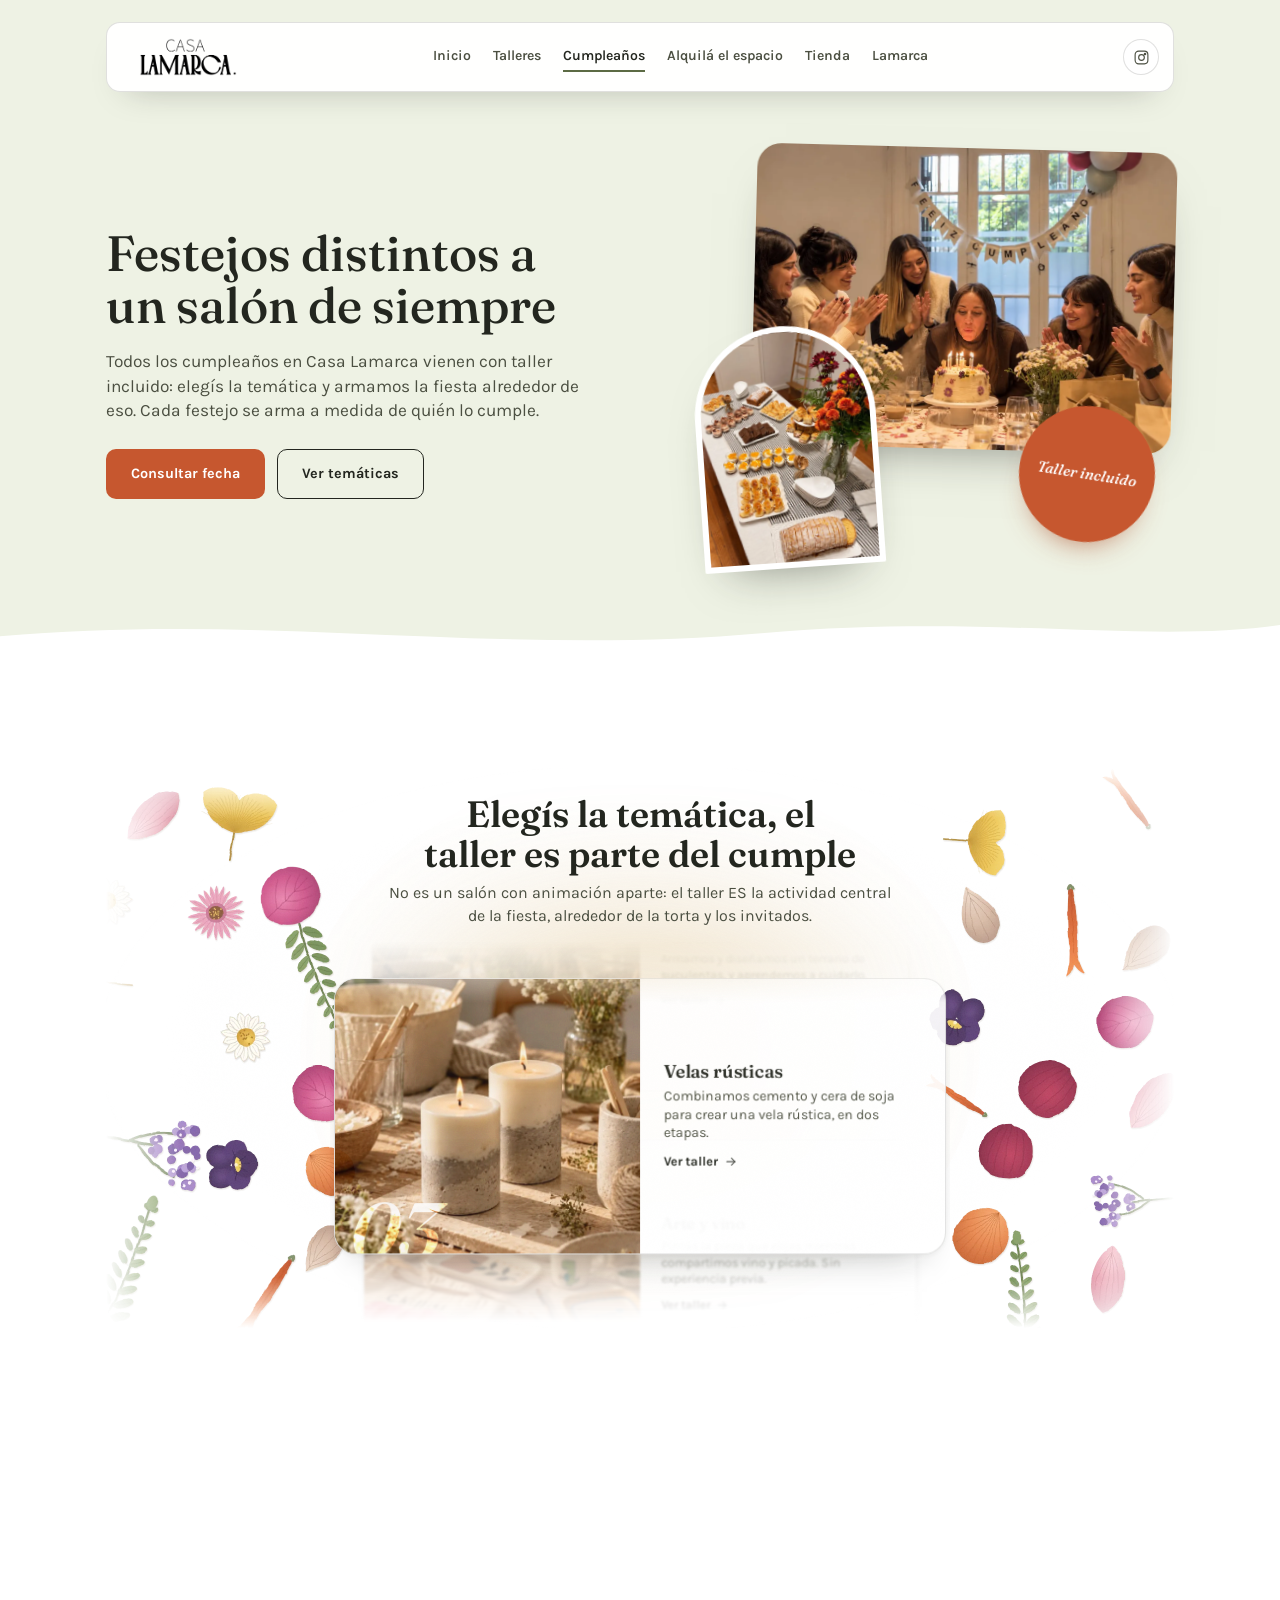
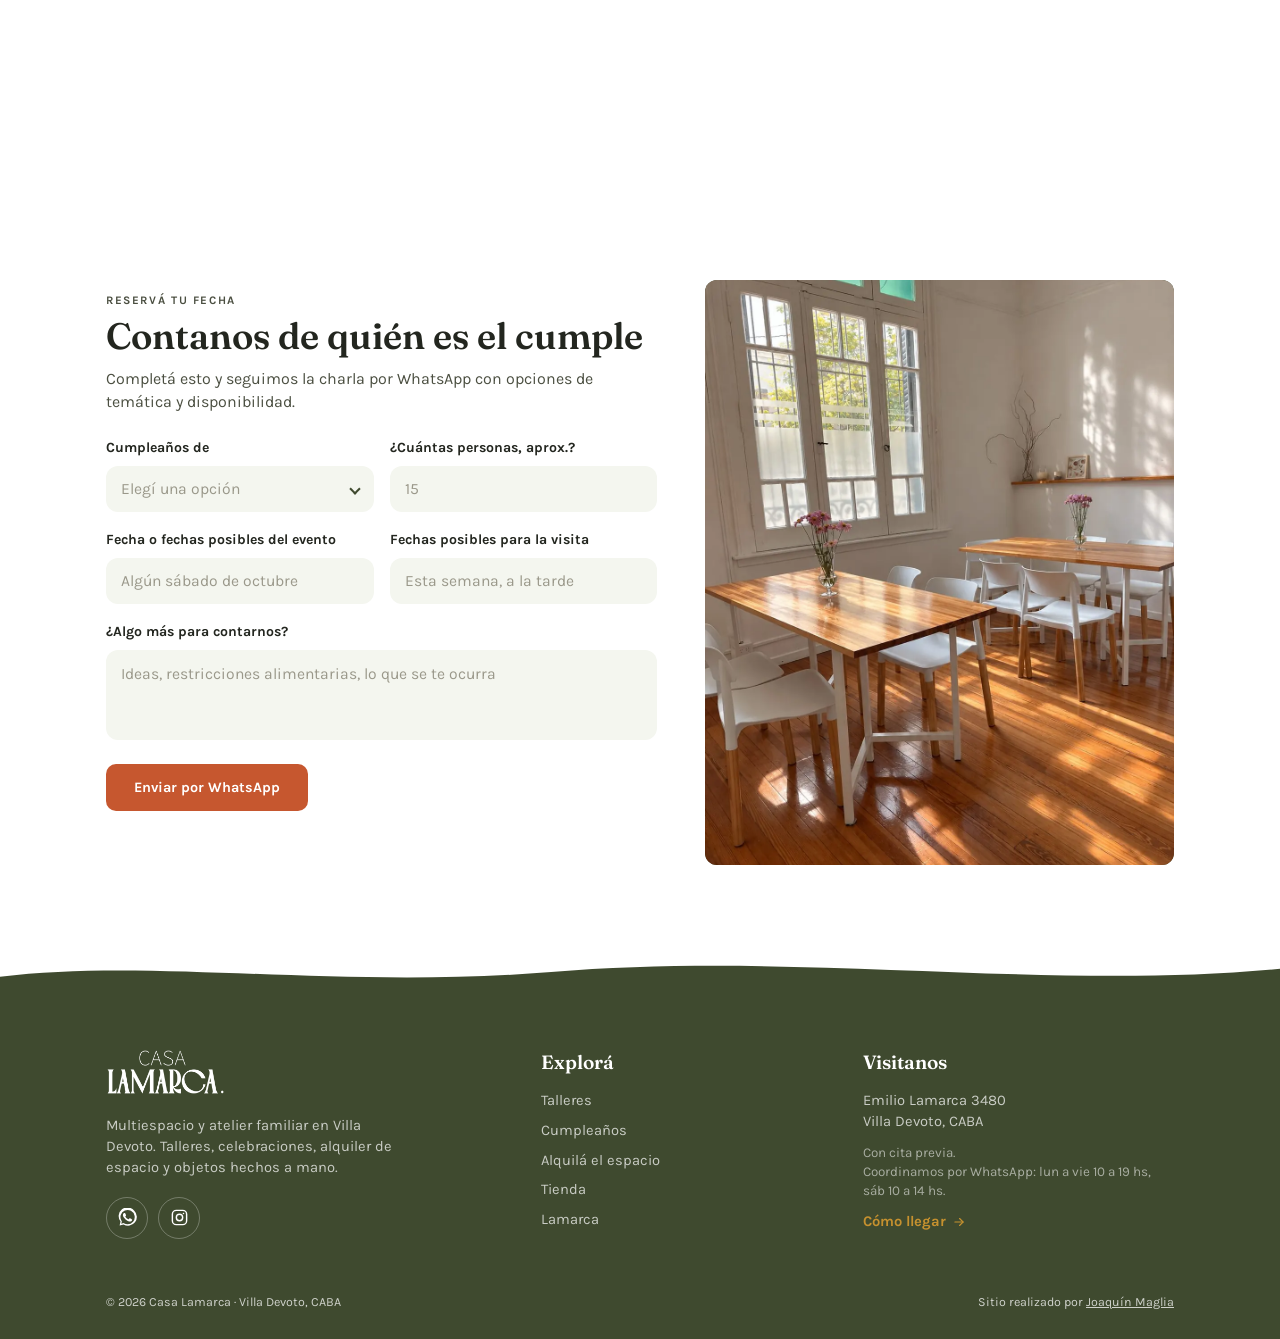
<file: cumpleanos.html>
<!doctype html>
<html lang="es">
<head>
<meta charset="UTF-8">
<title>Cumpleaños | Casa Lamarca</title>
<meta name="viewport" content="width=device-width, initial-scale=1">
<meta name="description" content="Cumpleaños y celebraciones en Casa Lamarca, Villa Devoto. Festejos distintos a un salón tradicional.">
<link rel="preconnect" href="https://fonts.googleapis.com">
<link rel="preconnect" href="https://fonts.gstatic.com" crossorigin>
<link href="https://fonts.googleapis.com/css2?family=Fraunces:ital,opsz,wght@0,9..144,400;0,9..144,600;1,9..144,500&family=Karla:ital,wght@0,400;0,500;0,600;0,700;1,400&display=swap" rel="stylesheet">
<link rel="stylesheet" href="styles.css?v=20261126c">
</head>
<body>

<header class="site nav-float">
  <div class="wrap nav">
    <a href="index.html" class="wordmark"><img src="assets/logo.png" alt="Casa Lamarca" width="230" height="89"></a>
    <nav class="nav-links" id="navLinks">
      <a href="index.html">Inicio</a>
      <a href="talleres.html">Talleres</a>
      <a href="cumpleanos.html" class="active">Cumpleaños</a>
      <a href="espacio.html">Alquilá el espacio</a>
      <a href="tienda.html">Tienda</a>
      <a href="lamarca.html">Lamarca</a>
    </nav>
    <div class="nav-right">
      <a class="nav-ig" href="https://instagram.com/casalamarca_" target="_blank" rel="noopener" aria-label="Instagram de Casa Lamarca">
        <svg viewBox="0 0 24 24" fill="none" stroke-width="1.8"><rect x="3" y="3" width="18" height="18" rx="5"/><circle cx="12" cy="12" r="4"/><circle cx="17" cy="7" r="1"/></svg>
      </a>
    </div>
    <button class="nav-toggle" id="navToggle" aria-label="Abrir menú" aria-expanded="false"><span></span></button>
  </div>
</header>

<main>

  <!-- HERO con collage de fotos reales. -->
  <section class="cumple-hero hero-celu">
    <div class="wrap cumple-hero-grid">
      <div class="cumple-hero-text">
        <h1>Festejos distintos a un salón de siempre</h1>
        <p class="lede">Todos los cumpleaños<span class="m-ocultar"> en Casa Lamarca</span> vienen con taller incluido<span class="m-ocultar">: elegís la temática y armamos la fiesta alrededor de eso</span>.<span class="m-ocultar"> Cada festejo se arma a medida de quién lo cumple.</span></p>
        <div class="btns">
          <a class="btn btn-primary" href="#reservar">Consultar fecha</a>
          <a class="btn btn-ghost" href="#tematicas">Ver temáticas</a>
        </div>
      </div>
      <div class="cumple-hero-media" aria-hidden="false">
        <figure class="cumple-hero-main">
          <img src="img/tres-festejos.webp" alt="Grupo de amigas soplando las velitas de una torta en Casa Lamarca" width="1400" height="933">
        </figure>
        <figure class="cumple-hero-side">
          <img src="img/comida-merienda.webp" alt="Mesa de merienda armada para un festejo" loading="lazy" width="750" height="1000">
        </figure>
        <div class="cumple-hero-badge"><span>Taller incluido</span></div>
      </div>
    </div>
    <svg class="ola ola--bottom" viewBox="0 0 1440 80" preserveAspectRatio="none" aria-hidden="true"><path d="M0,80 L0,44 C300,14 560,70 860,40 C1110,16 1290,54 1440,30 L1440,80 Z"/></svg>
  </section>

  <section id="tematicas" class="cumple-tematicas">
    <div class="wrap">
      <div class="mazo-scroll" id="mazoScroll">
        <div class="mazo-track">
          <div class="mazo-sticky">
            <div class="mazo-glow" id="mazoGlow" aria-hidden="true"></div>
            <!-- Pétalos prensados de fondo: ilustración (img/petalos-fondo.webp,
                 inspirada en la mesa del taller de flores prensadas). Decorativo:
                 queda atrás de las cards. -->
            <picture><source media="(max-width: 620px)" srcset="img/petalos-fondo-mobile.webp" width="720" height="1440"><img class="mazo-petalos" src="img/petalos-fondo.webp" alt="" aria-hidden="true" width="2400" height="1120" decoding="async"></picture>
            <div class="section-head mazo-head">
              <h2>Elegís la temática, el taller es parte del cumple</h2>
              <p class="mazo-sub">No es un salón con animación aparte: el taller ES la actividad central de la fiesta, alrededor de la torta y los invitados.</p>
            </div>

            <div class="mazo-viewport" id="mazoViewport">
              <ol class="mazo-list" id="mazoList">
                <li class="mazo-card">
                  <a class="mazo-card-link" href="taller.html?tipo=Cer%C3%A1mica&amp;origen=cumple">
                    <div class="mazo-media">
                      <img src="img/mazo-ceramica.webp" alt="Taller de cerámica en Casa Lamarca" width="720" height="900" loading="lazy" decoding="async">
                      <span class="mazo-ghost-num">01</span>
                    </div>
                    <div class="mazo-body">
                      <h3>Cerámica</h3>
                      <p>Modelado desde cero o pintura sobre piezas: elegís la modalidad y te llevás algo hecho por vos.</p>
                      <span class="mazo-link">Ver taller <svg viewBox="0 0 24 24"><path d="M5 12h14"/><path d="M13 6l6 6-6 6"/></svg></span>
                    </div>
                  </a>
                </li>
                <li class="mazo-card">
                  <a class="mazo-card-link" href="taller.html?tipo=Terrarios&amp;origen=cumple">
                    <div class="mazo-media">
                      <img src="img/mazo-terrarios.webp" alt="Taller de terrarios en Casa Lamarca" width="720" height="900" loading="lazy" decoding="async">
                      <span class="mazo-ghost-num">02</span>
                    </div>
                    <div class="mazo-body">
                      <h3>Terrarios</h3>
                      <p>Armamos y diseñamos un terrario de suculentas, y aprendemos a cuidarlo.</p>
                      <span class="mazo-link">Ver taller <svg viewBox="0 0 24 24"><path d="M5 12h14"/><path d="M13 6l6 6-6 6"/></svg></span>
                    </div>
                  </a>
                </li>
                <li class="mazo-card">
                  <a class="mazo-card-link" href="taller.html?tipo=Velas&amp;origen=cumple">
                    <div class="mazo-media">
                      <img src="img/mazo-velas.webp" alt="Taller de velas rústicas en Casa Lamarca" width="720" height="900" loading="lazy" decoding="async">
                      <span class="mazo-ghost-num">03</span>
                    </div>
                    <div class="mazo-body">
                      <h3>Velas rústicas</h3>
                      <p>Combinamos cemento y cera de soja para crear una vela rústica, en dos etapas.</p>
                      <span class="mazo-link">Ver taller <svg viewBox="0 0 24 24"><path d="M5 12h14"/><path d="M13 6l6 6-6 6"/></svg></span>
                    </div>
                  </a>
                </li>
                <li class="mazo-card">
                  <a class="mazo-card-link" href="taller.html?tipo=Arte%20y%20vino&amp;origen=cumple">
                    <div class="mazo-media">
                      <img src="img/mazo-arte.webp" alt="Taller de arte y vino en Casa Lamarca" width="900" height="675" loading="lazy" decoding="async">
                      <span class="mazo-ghost-num">04</span>
                    </div>
                    <div class="mazo-body">
                      <h3>Arte y vino</h3>
                      <p>Pintás la pieza que elijas mientras compartimos vino y picada. Sin experiencia previa.</p>
                      <span class="mazo-link">Ver taller <svg viewBox="0 0 24 24"><path d="M5 12h14"/><path d="M13 6l6 6-6 6"/></svg></span>
                    </div>
                  </a>
                </li>
                <li class="mazo-card">
                  <a class="mazo-card-link" href="taller.html?tipo=Estampado%203D&amp;origen=cumple">
                    <div class="mazo-media">
                      <img src="img/mazo-estampado3d.webp" alt="Taller de estampado 3D en Casa Lamarca" width="675" height="900" loading="lazy" decoding="async">
                      <span class="mazo-ghost-num">05</span>
                    </div>
                    <div class="mazo-body">
                      <h3>Estampado 3D</h3>
                      <p>Estampamos almohadones o un camino de mesa con texturas en relieve, eligiendo el stencil.</p>
                      <span class="mazo-link">Ver taller <svg viewBox="0 0 24 24"><path d="M5 12h14"/><path d="M13 6l6 6-6 6"/></svg></span>
                    </div>
                  </a>
                </li>
                <li class="mazo-card">
                  <a class="mazo-card-link" href="taller.html?tipo=Tote%20bags%20Painting&amp;origen=cumple">
                    <div class="mazo-media">
                      <img src="img/mazo-totebags.webp" alt="Taller de tote bags painting en Casa Lamarca" width="720" height="900" loading="lazy" decoding="async">
                      <span class="mazo-ghost-num">06</span>
                    </div>
                    <div class="mazo-body">
                      <h3>Tote bags Painting</h3>
                      <p>Pintás y personalizás tu propia tote bag, con los colores y diseños que elijas.</p>
                      <span class="mazo-link">Ver taller <svg viewBox="0 0 24 24"><path d="M5 12h14"/><path d="M13 6l6 6-6 6"/></svg></span>
                    </div>
                  </a>
                </li>
                <li class="mazo-card">
                  <a class="mazo-card-link" href="taller.html?tipo=Cuadros%20con%20Flores%20Prensadas&amp;origen=cumple">
                    <div class="mazo-media">
                      <img src="img/mazo-cuadrosflores.webp" alt="Taller de cuadros con flores prensadas en Casa Lamarca" width="675" height="900" loading="lazy" decoding="async">
                      <span class="mazo-ghost-num">07</span>
                    </div>
                    <div class="mazo-body">
                      <h3>Cuadros con Flores Prensadas</h3>
                      <p>Armamos un cuadro con flores naturales prensadas. Podés sumar una foto o frase.</p>
                      <span class="mazo-link">Ver taller <svg viewBox="0 0 24 24"><path d="M5 12h14"/><path d="M13 6l6 6-6 6"/></svg></span>
                    </div>
                  </a>
                </li>
                <li class="mazo-card">
                  <a class="mazo-card-link" href="taller.html?tipo=Carteras%20Sin%20Costura&amp;origen=cumple">
                    <div class="mazo-media">
                      <img src="img/mazo-carteras.webp" alt="Taller de carteras sin costura en Casa Lamarca" width="720" height="900" loading="lazy" decoding="async">
                      <span class="mazo-ghost-num">08</span>
                    </div>
                    <div class="mazo-body">
                      <h3>Carteras Sin Costura</h3>
                      <p>Armamos una cartera de fieltro con manijas de cuero, sin coser, y elegís el tono.</p>
                      <span class="mazo-link">Ver taller <svg viewBox="0 0 24 24"><path d="M5 12h14"/><path d="M13 6l6 6-6 6"/></svg></span>
                    </div>
                  </a>
                </li>
                <li class="mazo-card">
                  <a class="mazo-card-link" href="taller.html?tipo=Arte%20en%20Piezas%20de%20Cer%C3%A1mica&amp;origen=cumple">
                    <div class="mazo-media">
                      <img src="img/mazo-arteceramica.webp" alt="Taller de arte en piezas de cerámica en Casa Lamarca" width="900" height="600" loading="lazy" decoding="async">
                      <span class="mazo-ghost-num">09</span>
                    </div>
                    <div class="mazo-body">
                      <h3>Arte en Piezas de Cerámica</h3>
                      <p>Cada invitado elige una pieza de cerámica y la pinta a su manera y se la lleva de recuerdo.</p>
                      <span class="mazo-link">Ver taller <svg viewBox="0 0 24 24"><path d="M5 12h14"/><path d="M13 6l6 6-6 6"/></svg></span>
                    </div>
                  </a>
                </li>
                <li class="mazo-card">
                  <a class="mazo-card-link" href="taller.html?tipo=Charms%20Party&amp;origen=cumple">
                    <div class="mazo-media">
                      <img src="img/mazo-charms.webp" alt="Taller de charms party en Casa Lamarca" width="720" height="900" loading="lazy" decoding="async">
                      <span class="mazo-ghost-num">10</span>
                    </div>
                    <div class="mazo-body">
                      <h3>Charms Party</h3>
                      <p>Armás tu collar o pulsera combinando 6 charms a tu gusto. Infinitas combinaciones.</p>
                      <span class="mazo-link">Ver taller <svg viewBox="0 0 24 24"><path d="M5 12h14"/><path d="M13 6l6 6-6 6"/></svg></span>
                    </div>
                  </a>
                </li>
                <li class="mazo-card">
                  <a class="mazo-card-link" href="taller.html?tipo=Arte%20y%20Jardiner%C3%ADa&amp;origen=cumple">
                    <div class="mazo-media">
                      <img src="img/mazo-jardineria.webp" alt="Taller de arte y jardinería en Casa Lamarca" style="object-position: center 70%;" width="675" height="900" loading="lazy" decoding="async">
                      <span class="mazo-ghost-num">11</span>
                    </div>
                    <div class="mazo-body">
                      <h3>Arte y Jardinería</h3>
                      <p>Pintamos una maceta y plantamos una aromática. Pensado para cumpleaños infantiles.</p>
                      <span class="mazo-link">Ver taller <svg viewBox="0 0 24 24"><path d="M5 12h14"/><path d="M13 6l6 6-6 6"/></svg></span>
                    </div>
                  </a>
                </li>
              </ol>
            </div>

            <div class="mazo-footer">
              <span class="mazo-count" id="mazoCount">Taller 1 de 11</span>
              <div class="mazo-dots" id="mazoDots" aria-hidden="true"></div>
            </div>
          </div>
        </div>
      </div>

    </div>
  </section>

  <section id="reservar">
    <div class="wrap">
      <div class="form-split">
        <div class="form-split-form">
          <div class="section-head form-head" style="margin-bottom:0;">
            <p class="eyebrow">Reservá tu fecha</p>
            <h2>Contanos de quién es el cumple</h2>
            <p class="m-ocultar">Completá esto y seguimos la charla por WhatsApp con opciones de temática y disponibilidad.</p>
          </div>
          <form class="mini-form form-card" id="cumpleForm">
            <div class="field-stack">
              <label class="field">
                <span>Cumpleaños de</span>
                <select name="tipo" required>
                  <option value="" disabled selected>Elegí una opción</option>
                  <option value="Adultos">Adultos</option>
                  <option value="Niños">Niños</option>
                </select>
                <span class="caret"></span>
              </label>
              <label>
                <span><span class="m-ocultar">¿Cuántas personas, aprox.?</span><span class="m-solo">Personas</span></span>
                <input type="text" name="cantidad" placeholder="15">
              </label>
              <label class="m-full">
                <span><span class="m-ocultar">Fecha o fechas posibles del evento</span><span class="m-solo">Fecha del cumple</span></span>
                <input type="text" name="fecha" placeholder="Algún sábado de octubre">
              </label>
              <label class="m-full">
                <span><span class="m-ocultar">Fechas posibles para la visita</span><span class="m-solo">Para la visita</span></span>
                <input type="text" name="fechaVisita" placeholder="Esta semana, a la tarde">
              </label>
              <label class="span-2">
                <span>¿Algo más para contarnos?</span>
                <textarea name="comentarios" rows="3" class="ta-compacta" placeholder="Ideas, restricciones alimentarias, lo que se te ocurra"></textarea>
              </label>
            </div>
            <button type="submit" class="btn btn-primary">Enviar por WhatsApp</button>
          </form>
        </div>
        <div class="form-split-photo">
          <div class="form-photo">
            <img src="img/primer-espacio.webp" alt="El salón de Casa Lamarca, con mesas de madera y luz natural" loading="lazy" width="1050" height="1400">
          </div>
        </div>
      </div>
    </div>
  </section>

</main>

<footer class="site footer-ola">
  <svg class="ola ola--top ola--footer" viewBox="0 0 1440 80" preserveAspectRatio="none" aria-hidden="true"><path d="M0,0 L1440,0 L1440,36 C1180,64 900,14 620,40 C380,62 170,22 0,46 Z"/></svg>
  <div class="wrap">
    <div class="footer-grid">
      <div class="footer-marca">
        <a href="index.html" class="footer-logo"><img src="assets/logo.png" alt="Casa Lamarca" width="230" height="89" loading="lazy"></a>
        <p>Multiespacio y atelier familiar en Villa Devoto. Talleres, celebraciones, alquiler de espacio y objetos hechos a mano.</p>
        <div class="footer-redes">
          <a class="footer-red" href="https://wa.me/5491123788557" target="_blank" rel="noopener" aria-label="WhatsApp de Casa Lamarca"><svg viewBox="0 0 24 24" aria-hidden="true"><path d="M20.5 3.5A11 11 0 0 0 3.2 17.1L2 22l5-1.3a11 11 0 0 0 13.5-17.2Zm-8.5 17a9 9 0 0 1-4.6-1.3l-.3-.2-3 .8.8-2.9-.2-.3a9 9 0 1 1 7.3 3.9Zm5-6.7c-.3-.1-1.6-.8-1.9-.9s-.4-.1-.6.1-.7.9-.9 1.1-.3.2-.6.1a7.4 7.4 0 0 1-3.7-3.2c-.3-.5.3-.5.8-1.6.1-.2 0-.4 0-.5l-.9-2.1c-.2-.6-.5-.5-.6-.5h-.6a1 1 0 0 0-.8.4 3.2 3.2 0 0 0-1 2.4 5.6 5.6 0 0 0 1.2 3 12.7 12.7 0 0 0 4.9 4.3c1.8.8 2.5.8 3.4.7a2.9 2.9 0 0 0 1.9-1.3 2.4 2.4 0 0 0 .2-1.3c-.1-.2-.3-.3-.6-.4Z" fill="currentColor"/></svg></a>
          <a class="footer-red" href="https://instagram.com/casalamarca_" target="_blank" rel="noopener" aria-label="Instagram de Casa Lamarca"><svg viewBox="0 0 24 24" fill="none" stroke="currentColor" stroke-width="1.8" aria-hidden="true"><rect x="3" y="3" width="18" height="18" rx="5"/><circle cx="12" cy="12" r="4"/><circle cx="17" cy="7" r="1" fill="currentColor" stroke="none"/></svg></a>
        </div>
      </div>
      <div>
        <h5>Explorá</h5>
        <div class="footer-links">
          <a href="talleres.html">Talleres</a>
          <a href="cumpleanos.html">Cumpleaños</a>
          <a href="espacio.html">Alquilá el espacio</a>
          <a href="tienda.html">Tienda</a>
          <a href="lamarca.html">Lamarca</a>
        </div>
      </div>
      <div>
        <h5>Visitanos</h5>
        <p>Emilio Lamarca 3480<br>Villa Devoto, CABA</p>
        <p class="footer-nota">Con cita previa.<br>Coordinamos por WhatsApp: lun a vie 10 a 19 hs, sáb 10 a 14 hs.</p>
        <a class="footer-mapa" href="https://www.google.com/maps/search/?api=1&amp;query=Emilio+Lamarca+3480,+Villa+Devoto,+CABA" target="_blank" rel="noopener">Cómo llegar <svg viewBox="0 0 24 24" aria-hidden="true"><path d="M5 12h14"/><path d="M13 6l6 6-6 6"/></svg></a>
      </div>
    </div>
    <div class="footer-bottom">
      <span>© 2026 Casa Lamarca · Villa Devoto, CABA</span>
      <span>Sitio realizado por <a href="https://www.linkedin.com/in/jmaglia/" target="_blank" rel="noopener">Joaquín Maglia</a></span>
    </div>
  </div>
</footer>

<script src="script.js?v=20261126c"></script>
<script src="mazo.js?v=20261126c"></script>
</body>
</html>
</file>
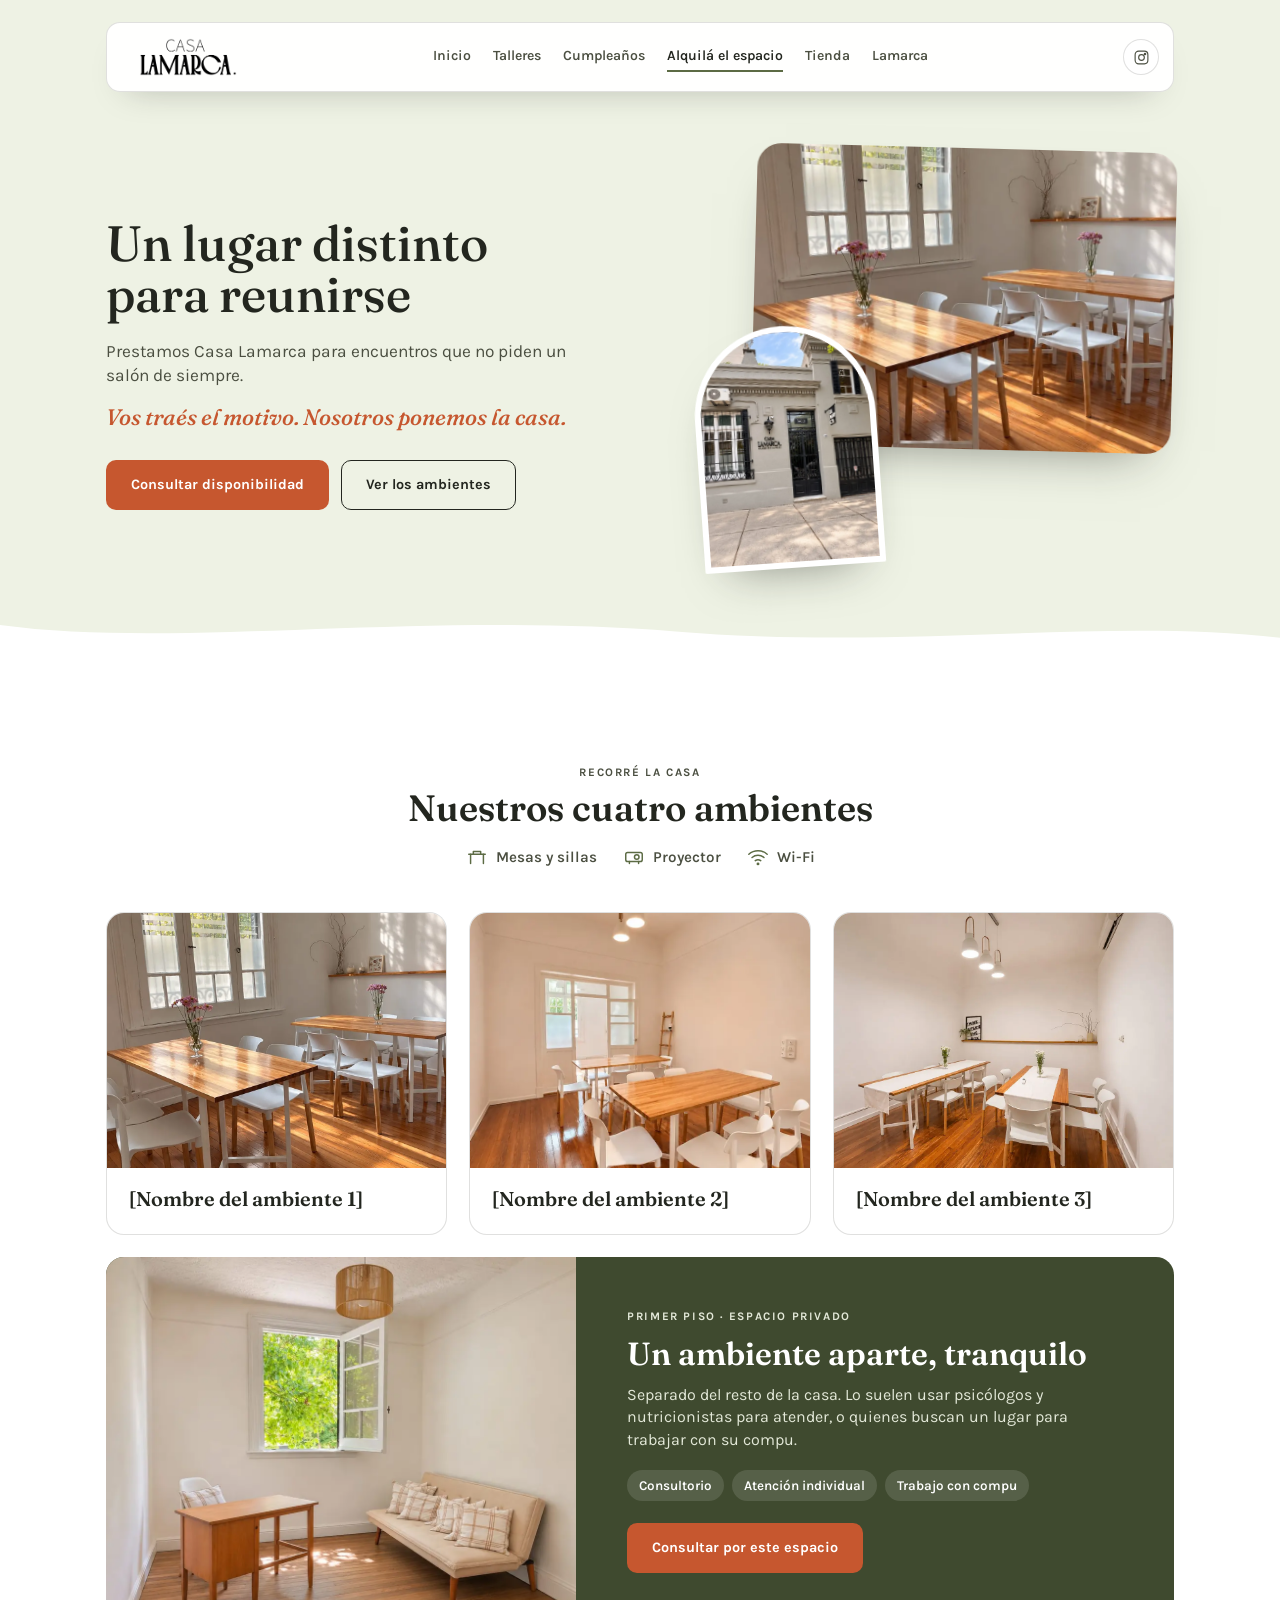
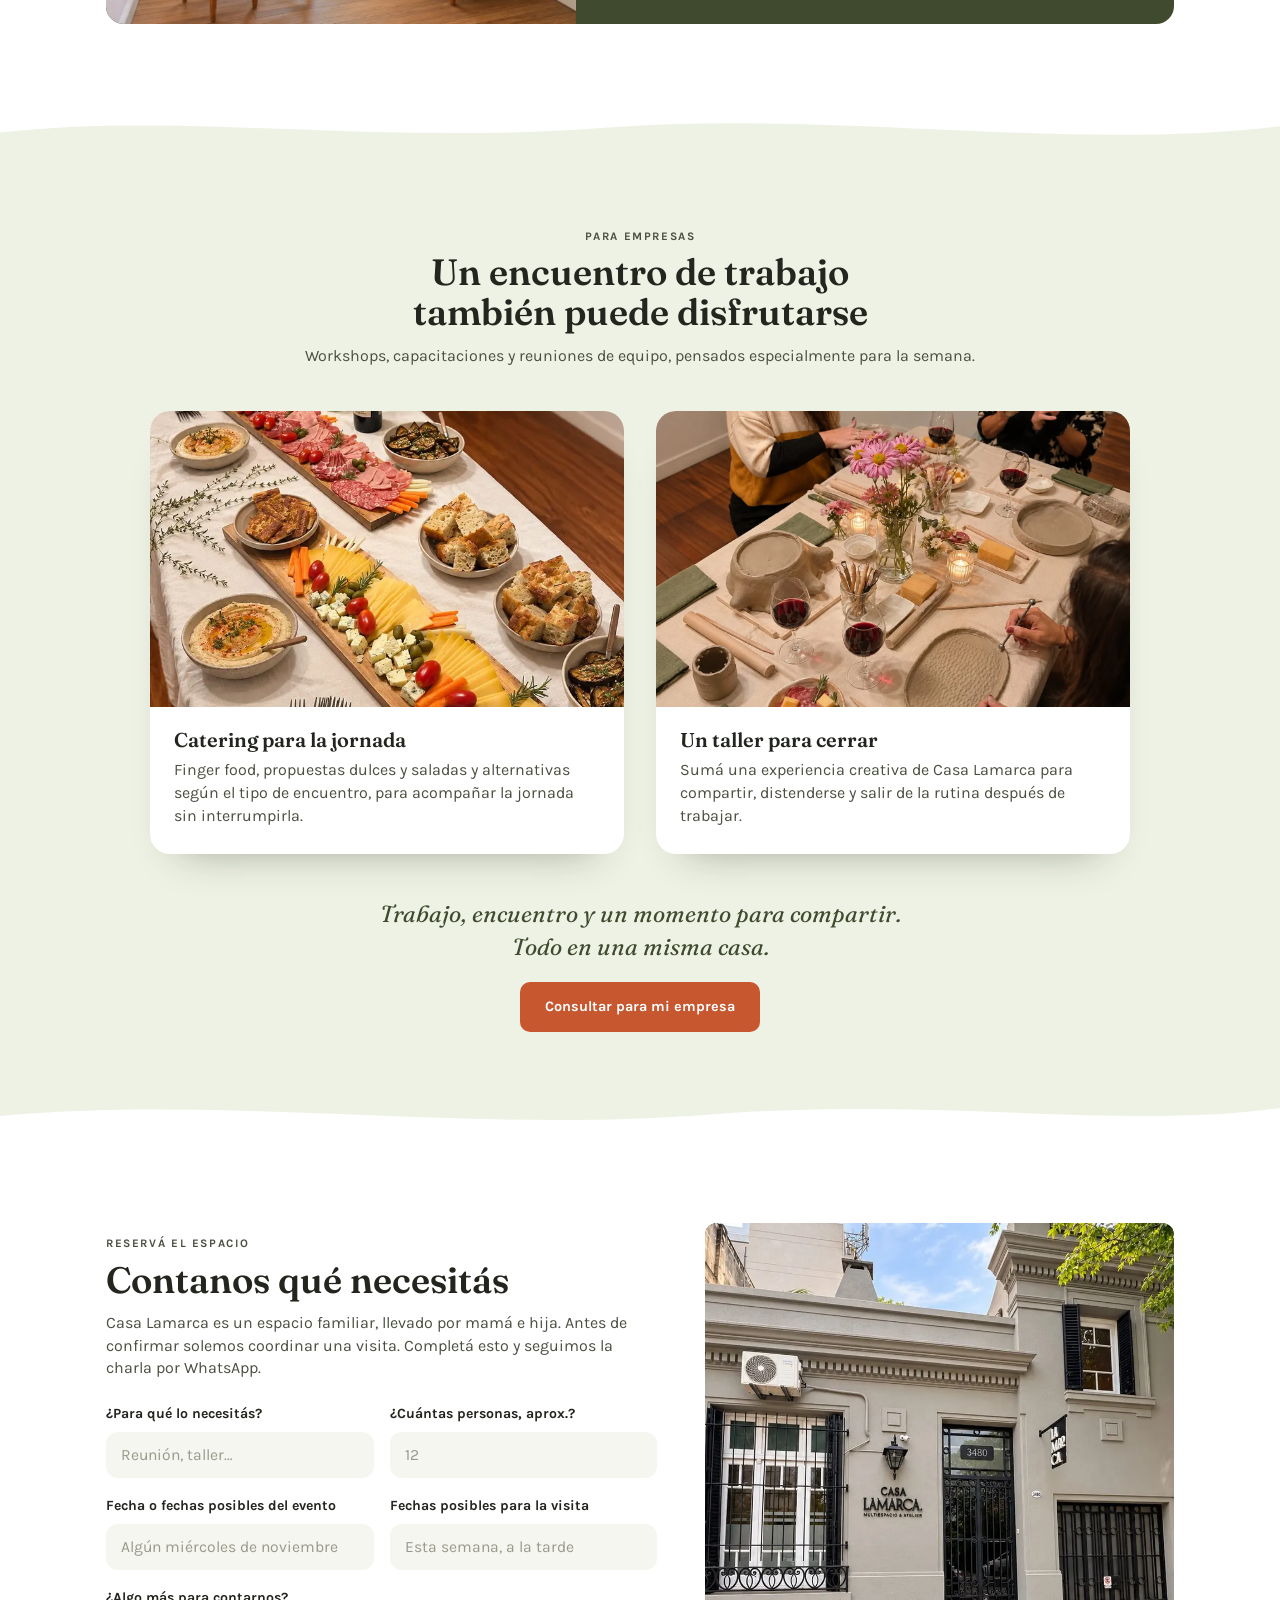
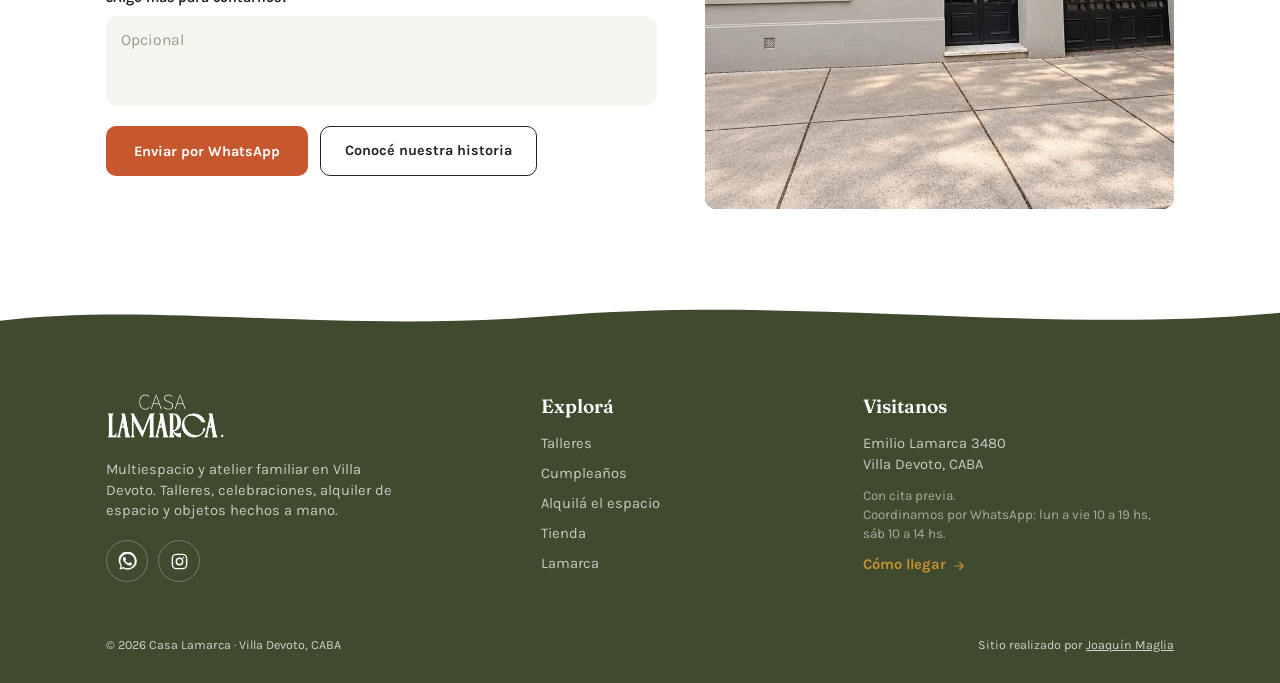
<file: espacio.html>
<!doctype html>
<html lang="es">
<head>
<meta charset="UTF-8">
<title>Alquilá el espacio | Casa Lamarca</title>
<meta name="viewport" content="width=device-width, initial-scale=1">
<meta name="description" content="Alquilá Casa Lamarca para reuniones, talleres particulares y eventos corporativos en Villa Devoto.">
<link rel="preconnect" href="https://fonts.googleapis.com">
<link rel="preconnect" href="https://fonts.gstatic.com" crossorigin>
<link href="https://fonts.googleapis.com/css2?family=Fraunces:ital,opsz,wght@0,9..144,400;0,9..144,600;1,9..144,500&family=Karla:ital,wght@0,400;0,500;0,600;0,700;1,400&display=swap" rel="stylesheet">
<link rel="stylesheet" href="styles.css?v=20261126c">
</head>
<body>

<header class="site nav-float">
  <div class="wrap nav">
    <a href="index.html" class="wordmark"><img src="assets/logo.png" alt="Casa Lamarca" width="230" height="89"></a>
    <nav class="nav-links" id="navLinks">
      <a href="index.html">Inicio</a>
      <a href="talleres.html">Talleres</a>
      <a href="cumpleanos.html">Cumpleaños</a>
      <a href="espacio.html" class="active">Alquilá el espacio</a>
      <a href="tienda.html">Tienda</a>
      <a href="lamarca.html">Lamarca</a>
    </nav>
    <div class="nav-right">
      <a class="nav-ig" href="https://instagram.com/casalamarca_" target="_blank" rel="noopener" aria-label="Instagram de Casa Lamarca">
        <svg viewBox="0 0 24 24" fill="none" stroke-width="1.8"><rect x="3" y="3" width="18" height="18" rx="5"/><circle cx="12" cy="12" r="4"/><circle cx="17" cy="7" r="1"/></svg>
      </a>
    </div>
    <button class="nav-toggle" id="navToggle" aria-label="Abrir menú" aria-expanded="false"><span></span></button>
  </div>
</header>

<main>

  <!-- HERO: mismo formato que Cumpleaños (fondo claro + collage). -->
  <section class="cumple-hero espacio-hero hero-celu">
    <div class="wrap cumple-hero-grid">
      <div class="cumple-hero-text">
        <h1>Un lugar distinto para reunirse</h1>
        <p class="lede">Prestamos Casa Lamarca para encuentros que no piden un salón de siempre.</p>
        <p class="espacio-frase">Vos traés el motivo. Nosotros ponemos la casa.</p>
        <div class="btns">
          <a class="btn btn-primary" href="#reservar"><span class="m-ocultar">Consultar disponibilidad</span><span class="m-solo">Consultar fecha</span></a>
          <a class="btn btn-ghost espacio-ver" href="#ambientes"><span class="m-ocultar">Ver los ambientes</span><span class="m-solo">Ver ambientes</span></a>
        </div>
      </div>
      <div class="cumple-hero-media">
        <figure class="cumple-hero-main">
          <img src="img/primer-espacio.webp" alt="El salón de Casa Lamarca, con mesas de madera y luz natural" width="1050" height="1400">
        </figure>
        <figure class="cumple-hero-side">
          <img src="img/hero-contacto.webp" alt="La fachada de Casa Lamarca en Villa Devoto" loading="lazy" width="1400" height="1050">
        </figure>
      </div>
    </div>
    <svg class="ola ola--bottom" viewBox="0 0 1440 80" preserveAspectRatio="none" aria-hidden="true"><path d="M0,80 L0,30 C200,60 470,12 760,38 C1020,62 1240,20 1440,46 L1440,80 Z"/></svg>
  </section>

  <!-- AMBIENTES: 3 en planta baja + 1 aparte en el primer piso (card
       destacada abajo, para que se entienda que es un espacio separado).
       Las 3 de planta baja van solo con foto + nombre. Los nombres entre
       [corchetes] los tienen que completar. -->
  <section class="ambientes" id="ambientes">
    <div class="wrap">
      <div class="section-head">
        <p class="eyebrow">Recorré la casa</p>
        <h2>Nuestros cuatro ambientes</h2>
        <!-- lo que incluye el alquiler -->
        <ul class="incluye">
          <li><svg viewBox="0 0 24 24" aria-hidden="true"><path d="M3 9h18"/><path d="M5 9v10"/><path d="M19 9v10"/><path d="M8 9V6h8v3"/></svg>Mesas y sillas</li>
          <li><svg viewBox="0 0 24 24" aria-hidden="true"><rect x="3" y="7" width="18" height="10" rx="2"/><circle cx="15" cy="12" r="2.5"/><path d="M7 17v2"/><path d="M17 17v2"/></svg>Proyector</li>
          <li><svg viewBox="0 0 24 24" aria-hidden="true"><path d="M2 9a15 15 0 0 1 20 0"/><path d="M5.5 12.5a10 10 0 0 1 13 0"/><path d="M9 16a5 5 0 0 1 6 0"/><circle cx="12" cy="19.5" r=".8"/></svg>Wi-Fi</li>
        </ul>
      </div>
      <div class="ambientes-grid">
        <article class="ambiente">
          <figure class="ambiente-foto">
            <img src="img/primer-espacio.webp" alt="[Ambiente 1] de Casa Lamarca" loading="lazy" width="1050" height="1400">
          </figure>
          <div class="ambiente-body">
            <h3>[Nombre del ambiente 1]</h3>
          </div>
        </article>
        <article class="ambiente">
          <figure class="ambiente-foto">
            <img src="img/segundo-espacio.webp" alt="[Ambiente 2] de Casa Lamarca" loading="lazy" width="750" height="1000">
          </figure>
          <div class="ambiente-body">
            <h3>[Nombre del ambiente 2]</h3>
          </div>
        </article>
        <article class="ambiente">
          <figure class="ambiente-foto">
            <img src="img/tercer-espacio.webp" alt="[Ambiente 3] de Casa Lamarca" loading="lazy" width="1000" height="750">
          </figure>
          <div class="ambiente-body">
            <h3>[Nombre del ambiente 3]</h3>
          </div>
        </article>
        <article class="ambiente ambiente--privado">
          <figure class="ambiente-foto">
            <img src="img/cuarto-espacio.webp" alt="El ambiente privado del primer piso de Casa Lamarca" loading="lazy" width="1000" height="750">
          </figure>
          <div class="ambiente-body">
            <p class="ambiente-piso">Primer piso · Espacio privado</p>
            <h3>Un ambiente aparte, tranquilo</h3>
            <p>Separado del resto de la casa. Lo suelen usar psicólogos y nutricionistas para atender, o quienes buscan un lugar para trabajar con su compu.</p>
            <ul class="ambiente-tags">
              <li>Consultorio</li>
              <li>Atención individual</li>
              <li>Trabajo con compu</li>
            </ul>
            <a class="btn btn-primary" href="#reservar">Consultar por este espacio</a>
          </div>
        </article>
      </div>
    </div>
  </section>

  <!-- PARA EMPRESAS: catering + taller de cierre (textos de Sofi,
       resumidos). Va entre los ambientes y el formulario. -->
  <section class="zona-ola corpo">
    <svg class="ola ola--top" viewBox="0 0 1440 80" preserveAspectRatio="none" aria-hidden="true"><path d="M0,0 L1440,0 L1440,34 C1200,66 940,14 680,36 C420,58 210,16 0,42 Z"/></svg>
    <div class="wrap">
      <div class="section-head">
        <p class="eyebrow">Para empresas</p>
        <h2>Un encuentro de trabajo también puede disfrutarse</h2>
        <p>Workshops, capacitaciones y reuniones de equipo, pensados especialmente para la semana.</p>
      </div>
      <div class="corpo-grid">
        <article class="corpo-card">
          <img src="img/comida-picada.webp" alt="Picada casera servida en Casa Lamarca" loading="lazy" width="750" height="1000">
          <div class="corpo-body">
            <h3>Catering para la jornada</h3>
            <p>Finger food, propuestas dulces y saladas y alternativas según el tipo de encuentro, para acompañar la jornada sin interrumpirla.</p>
          </div>
        </article>
        <article class="corpo-card">
          <img src="img/tres-experiencia.webp" alt="Un taller creativo en Casa Lamarca" loading="lazy" width="1400" height="1050">
          <div class="corpo-body">
            <h3>Un taller para cerrar</h3>
            <p>Sumá una experiencia creativa de Casa Lamarca para compartir, distenderse y salir de la rutina después de trabajar.</p>
          </div>
        </article>
      </div>
      <div class="corpo-cierre">
        <p>Trabajo, encuentro y un momento para compartir. Todo en una misma casa.</p>
        <a class="btn btn-primary" href="#reservar">Consultar para mi empresa</a>
      </div>
    </div>
    <svg class="ola ola--bottom" viewBox="0 0 1440 80" preserveAspectRatio="none" aria-hidden="true"><path d="M0,80 L0,40 C260,14 520,62 800,38 C1060,16 1260,58 1440,30 L1440,80 Z"/></svg>
  </section>

  <section class="band" id="reservar">
    <div class="wrap">
      <div class="form-split">
        <div class="form-split-form">
          <div class="section-head form-head" style="margin-bottom:0;">
            <p class="eyebrow">Reservá el espacio</p>
            <h2>Contanos qué necesitás</h2>
            <p><span class="m-ocultar">Casa Lamarca es un espacio familiar, llevado por mamá e hija. </span>Antes de confirmar solemos coordinar una visita. Completá esto y seguimos la charla por WhatsApp.</p>
          </div>
          <form class="mini-form form-card" id="espacioForm">
            <div class="field-stack">
              <label>
                <span><span class="m-ocultar">¿Para qué lo necesitás?</span><span class="m-solo">¿Para qué?</span></span>
                <input type="text" name="uso" placeholder="Reunión, taller…" required>
              </label>
              <label>
                <span><span class="m-ocultar">¿Cuántas personas, aprox.?</span><span class="m-solo">Personas</span></span>
                <input type="text" name="cantidad" placeholder="12" required>
              </label>
              <label class="m-full">
                <span><span class="m-ocultar">Fecha o fechas posibles del evento</span><span class="m-solo">Fecha del evento</span></span>
                <input type="text" name="fecha" placeholder="Algún miércoles de noviembre">
              </label>
              <label class="m-full">
                <span><span class="m-ocultar">Fechas posibles para la visita</span><span class="m-solo">Para la visita</span></span>
                <input type="text" name="fechaVisita" placeholder="Esta semana, a la tarde">
              </label>
              <label class="span-2">
                <span>¿Algo más para contarnos?</span>
                <textarea name="comentario" rows="3" class="ta-compacta" placeholder="Opcional"></textarea>
              </label>
            </div>
            <div class="btns">
              <button type="submit" class="btn btn-primary">Enviar por WhatsApp</button>
              <a class="btn btn-ghost m-ocultar" href="lamarca.html">Conocé nuestra historia</a>
            </div>
          </form>
        </div>
        <div class="form-split-photo">
          <div class="form-photo">
            <img src="img/hero-contacto.webp" alt="La fachada de Casa Lamarca en Villa Devoto" loading="lazy" width="1400" height="1050">
          </div>
        </div>
      </div>
    </div>
  </section>

</main>

<footer class="site footer-ola">
  <svg class="ola ola--top ola--footer" viewBox="0 0 1440 80" preserveAspectRatio="none" aria-hidden="true"><path d="M0,0 L1440,0 L1440,36 C1180,64 900,14 620,40 C380,62 170,22 0,46 Z"/></svg>
  <div class="wrap">
    <div class="footer-grid">
      <div class="footer-marca">
        <a href="index.html" class="footer-logo"><img src="assets/logo.png" alt="Casa Lamarca" width="230" height="89" loading="lazy"></a>
        <p>Multiespacio y atelier familiar en Villa Devoto. Talleres, celebraciones, alquiler de espacio y objetos hechos a mano.</p>
        <div class="footer-redes">
          <a class="footer-red" href="https://wa.me/5491123788557" target="_blank" rel="noopener" aria-label="WhatsApp de Casa Lamarca"><svg viewBox="0 0 24 24" aria-hidden="true"><path d="M20.5 3.5A11 11 0 0 0 3.2 17.1L2 22l5-1.3a11 11 0 0 0 13.5-17.2Zm-8.5 17a9 9 0 0 1-4.6-1.3l-.3-.2-3 .8.8-2.9-.2-.3a9 9 0 1 1 7.3 3.9Zm5-6.7c-.3-.1-1.6-.8-1.9-.9s-.4-.1-.6.1-.7.9-.9 1.1-.3.2-.6.1a7.4 7.4 0 0 1-3.7-3.2c-.3-.5.3-.5.8-1.6.1-.2 0-.4 0-.5l-.9-2.1c-.2-.6-.5-.5-.6-.5h-.6a1 1 0 0 0-.8.4 3.2 3.2 0 0 0-1 2.4 5.6 5.6 0 0 0 1.2 3 12.7 12.7 0 0 0 4.9 4.3c1.8.8 2.5.8 3.4.7a2.9 2.9 0 0 0 1.9-1.3 2.4 2.4 0 0 0 .2-1.3c-.1-.2-.3-.3-.6-.4Z" fill="currentColor"/></svg></a>
          <a class="footer-red" href="https://instagram.com/casalamarca_" target="_blank" rel="noopener" aria-label="Instagram de Casa Lamarca"><svg viewBox="0 0 24 24" fill="none" stroke="currentColor" stroke-width="1.8" aria-hidden="true"><rect x="3" y="3" width="18" height="18" rx="5"/><circle cx="12" cy="12" r="4"/><circle cx="17" cy="7" r="1" fill="currentColor" stroke="none"/></svg></a>
        </div>
      </div>
      <div>
        <h5>Explorá</h5>
        <div class="footer-links">
          <a href="talleres.html">Talleres</a>
          <a href="cumpleanos.html">Cumpleaños</a>
          <a href="espacio.html">Alquilá el espacio</a>
          <a href="tienda.html">Tienda</a>
          <a href="lamarca.html">Lamarca</a>
        </div>
      </div>
      <div>
        <h5>Visitanos</h5>
        <p>Emilio Lamarca 3480<br>Villa Devoto, CABA</p>
        <p class="footer-nota">Con cita previa.<br>Coordinamos por WhatsApp: lun a vie 10 a 19 hs, sáb 10 a 14 hs.</p>
        <a class="footer-mapa" href="https://www.google.com/maps/search/?api=1&amp;query=Emilio+Lamarca+3480,+Villa+Devoto,+CABA" target="_blank" rel="noopener">Cómo llegar <svg viewBox="0 0 24 24" aria-hidden="true"><path d="M5 12h14"/><path d="M13 6l6 6-6 6"/></svg></a>
      </div>
    </div>
    <div class="footer-bottom">
      <span>© 2026 Casa Lamarca · Villa Devoto, CABA</span>
      <span>Sitio realizado por <a href="https://www.linkedin.com/in/jmaglia/" target="_blank" rel="noopener">Joaquín Maglia</a></span>
    </div>
  </div>
</footer>

<script src="script.js?v=20261126c"></script>
</body>
</html>
</file>
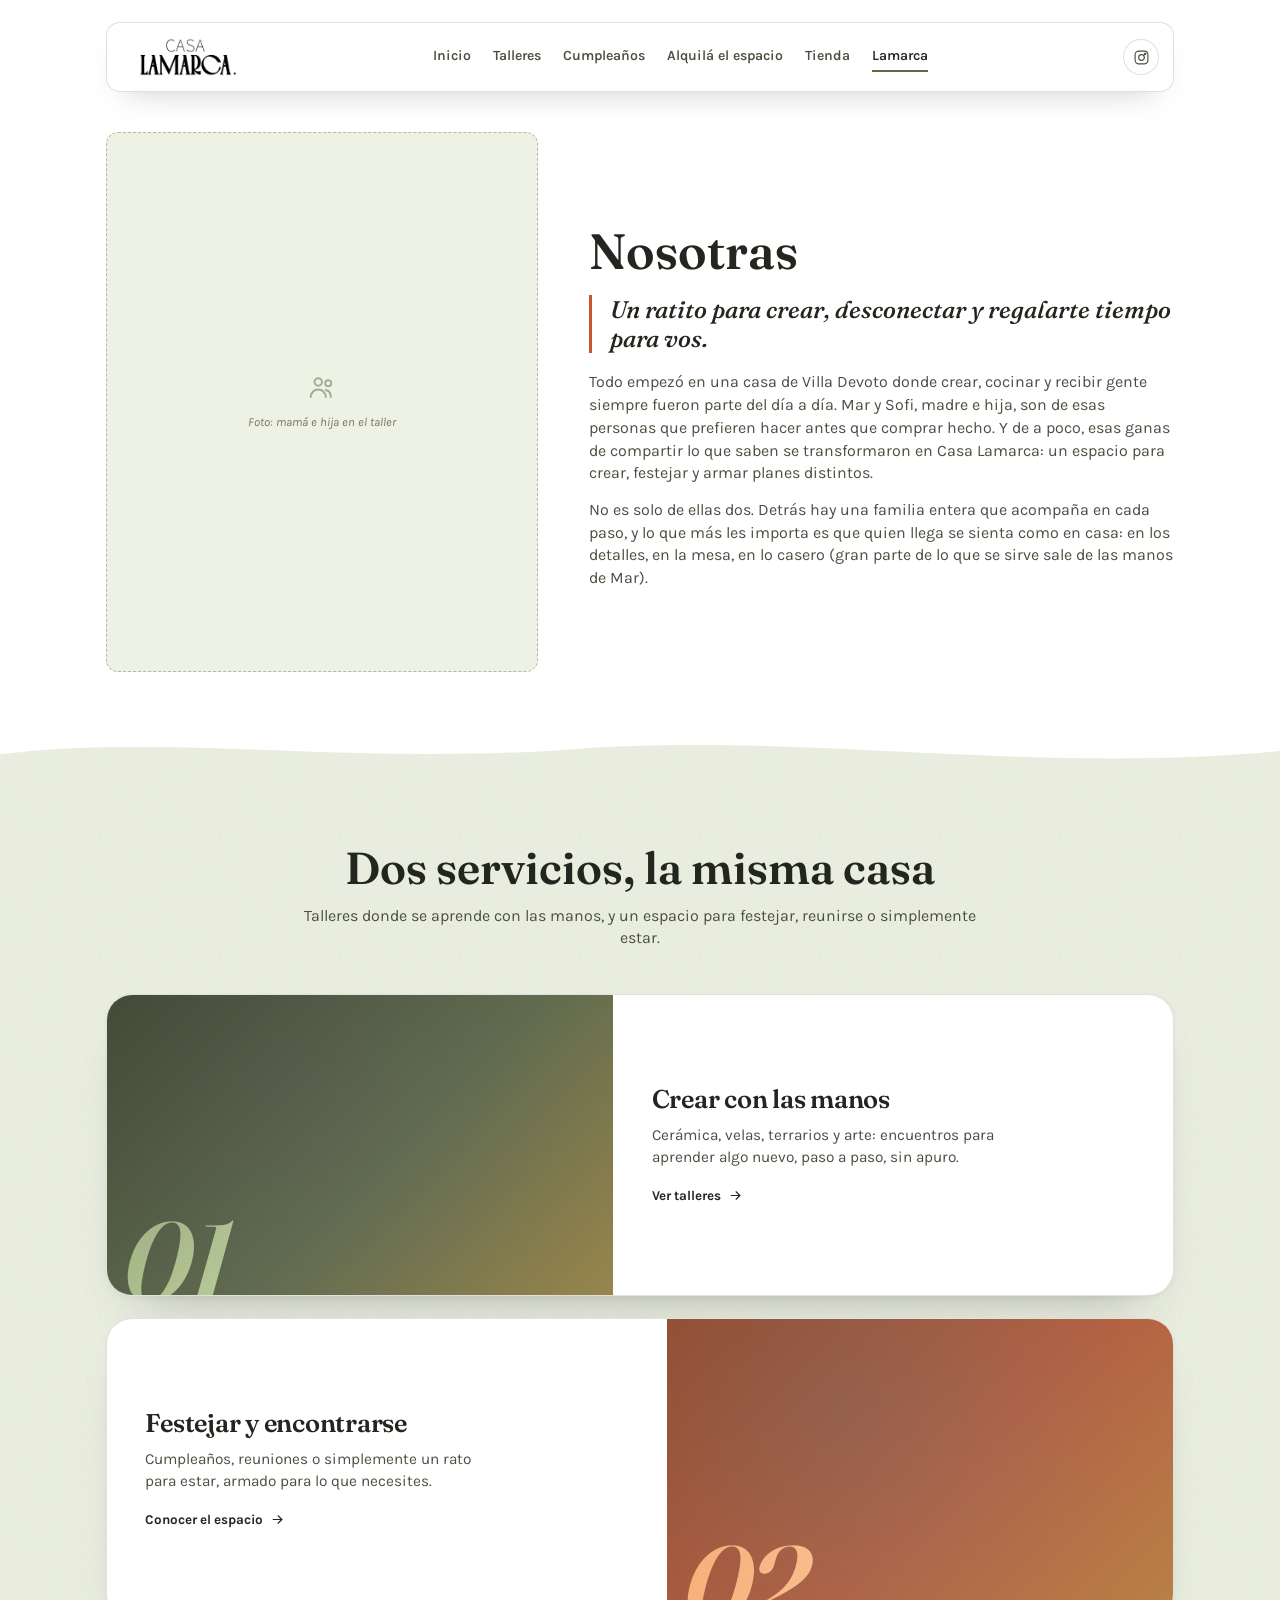
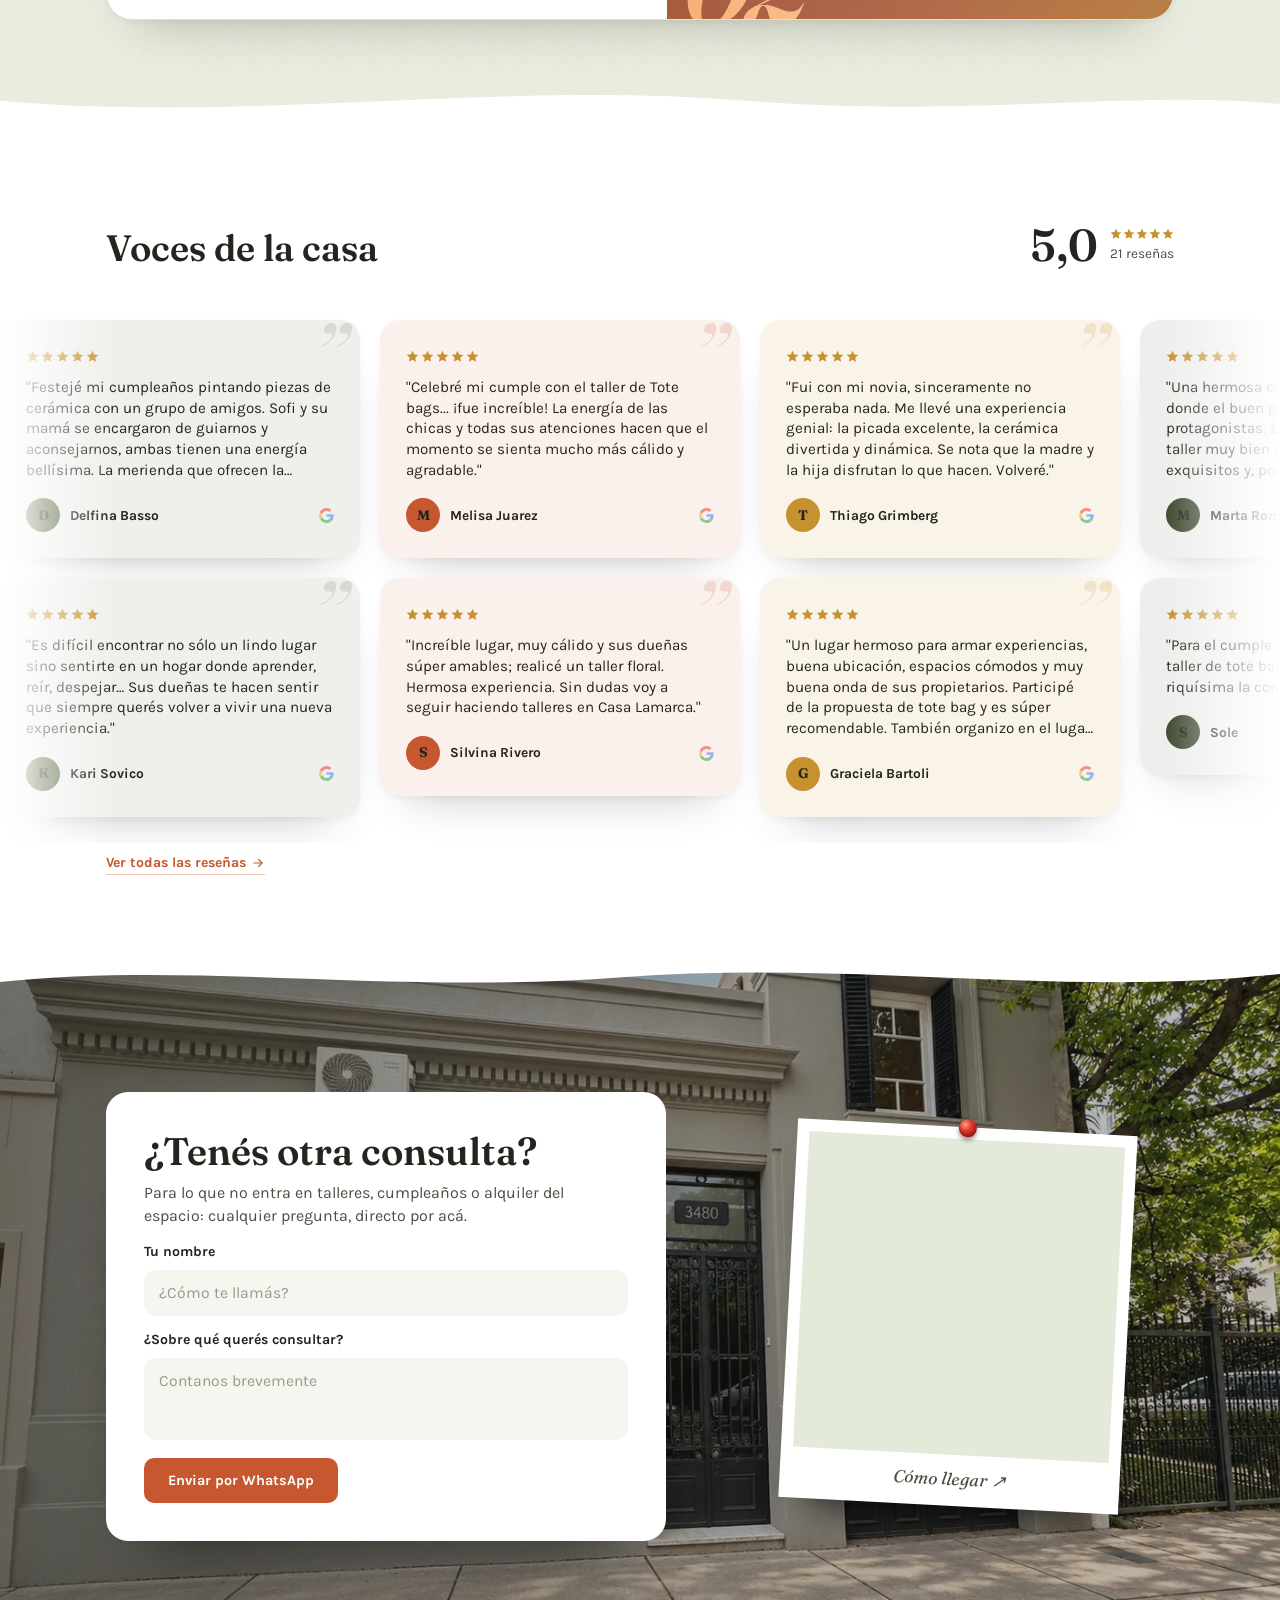
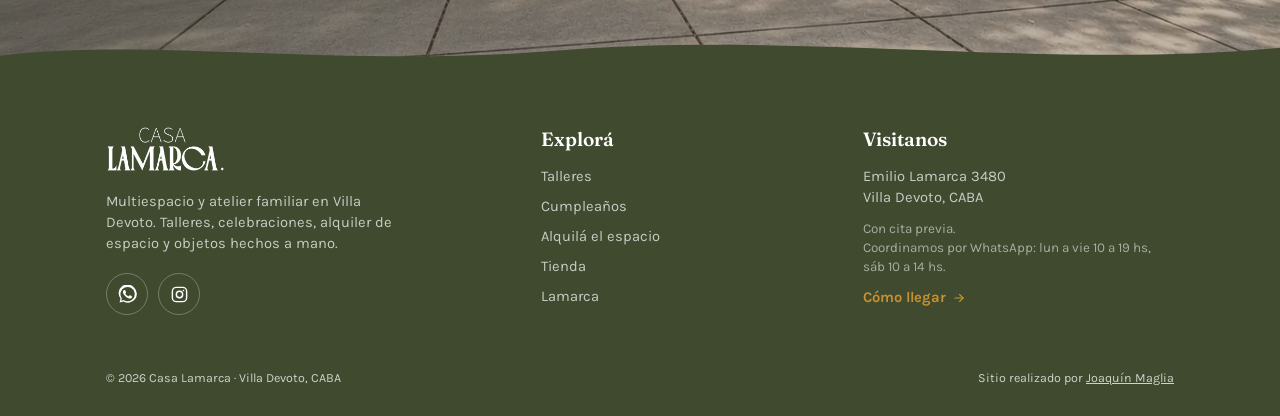
<file: lamarca.html>
<!doctype html>
<html lang="es">
<head>
<meta charset="UTF-8">
<title>Lamarca | Casa Lamarca</title>
<meta name="viewport" content="width=device-width, initial-scale=1">
<meta name="description" content="Quiénes somos y cómo contactar a Casa Lamarca: dirección, WhatsApp y ubicación en Villa Devoto, CABA.">
<link rel="preconnect" href="https://fonts.googleapis.com">
<link rel="preconnect" href="https://fonts.gstatic.com" crossorigin>
<link href="https://fonts.googleapis.com/css2?family=Fraunces:ital,opsz,wght@0,9..144,400;0,9..144,600;1,9..144,500&family=Karla:ital,wght@0,400;0,500;0,600;0,700;1,400&display=swap" rel="stylesheet">
<link rel="stylesheet" href="styles.css?v=20261126c">
</head>
<body>

<header class="site nav-float">
  <div class="wrap nav">
    <a href="index.html" class="wordmark"><img src="assets/logo.png" alt="Casa Lamarca" width="230" height="89"></a>
    <nav class="nav-links" id="navLinks">
      <a href="index.html">Inicio</a>
      <a href="talleres.html">Talleres</a>
      <a href="cumpleanos.html">Cumpleaños</a>
      <a href="espacio.html">Alquilá el espacio</a>
      <a href="tienda.html">Tienda</a>
      <a href="lamarca.html" class="active">Lamarca</a>
    </nav>
    <div class="nav-right">
      <a class="nav-ig" href="https://instagram.com/casalamarca_" target="_blank" rel="noopener" aria-label="Instagram de Casa Lamarca">
        <svg viewBox="0 0 24 24" fill="none" stroke-width="1.8"><rect x="3" y="3" width="18" height="18" rx="5"/><circle cx="12" cy="12" r="4"/><circle cx="17" cy="7" r="1"/></svg>
      </a>
    </div>
    <button class="nav-toggle" id="navToggle" aria-label="Abrir menú" aria-expanded="false"><span></span></button>
  </div>
</header>

<main>

  <section class="banner lamarca-about">
    <div class="wrap about-grid">
      <!-- Foto que se da vuelta, igual que en la home: mamá e hija de un
           lado y "el jefe" del otro. Para poner las fotos: descomentar el
           <img> de cada cara, agregarle ph--photo a su <figure> y borrar el
           ícono y el texto del placeholder. -->
      <div class="flip" tabindex="0" role="button" aria-pressed="false" aria-label="Dar vuelta la foto">
        <div class="flip-inner">
          <figure class="flip-cara ph ph--portrait">
            <!-- <img src="img/mama-hija.jpg" alt="Mar y Sofi, mamá e hija, en el taller"> -->
            <svg class="icon" viewBox="0 0 24 24"><circle cx="9" cy="8" r="3"/><circle cx="17" cy="9" r="2.4"/><path d="M3 20c0-3.3 2.7-6 6-6s6 2.7 6 6"/><path d="M15 14.4c2.5.4 4 2.4 4 5.6"/></svg>
            <figcaption><span>Foto: mamá e hija en el taller</span></figcaption>
          </figure>
          <figure class="flip-cara flip-dorso ph ph--portrait ph--photo">
            <img src="img/el-jefe.webp" alt="El jefe de la casa, en pañales" loading="lazy" width="675" height="900">
            <figcaption class="flip-etiqueta">Nuestro jefe en pañales</figcaption>
          </figure>
        </div>
      </div>
      <div>
        <h1>Nosotras</h1>
        <blockquote class="pull">Un ratito para crear, desconectar y regalarte tiempo para vos.</blockquote>
        <p class="measure" style="margin-top:18px; color:var(--ink-soft);">
          Todo empezó en una casa de Villa Devoto donde crear, cocinar y recibir gente siempre fueron parte del día a día. <span class="m-ocultar">Mar y Sofi, madre e hija, son de esas personas que prefieren hacer antes que comprar hecho. Y de a poco, esas ganas de compartir lo que saben se transformaron en Casa Lamarca: un espacio para crear, festejar y armar planes distintos.</span><span class="m-solo">Mar y Sofi, madre e hija, transformaron esas ganas de compartir en Casa Lamarca: un espacio para crear, festejar y armar planes distintos.</span>
        </p>
        <p class="measure" style="margin-top:14px; color:var(--ink-soft);">
          No es solo de ellas dos. Detrás hay una familia entera que acompaña en cada paso, y lo que más les importa es que quien llega se sienta como en casa<span class="m-ocultar">: en los detalles, en la mesa, en lo casero</span> (gran parte de lo que se sirve sale de las manos de Mar).
        </p>
      </div>
    </div>
  </section>

  <section class="band how-band zona-ola lamarca-how">
    <svg class="ola ola--top" viewBox="0 0 1440 80" preserveAspectRatio="none" aria-hidden="true"><path d="M0,0 L1440,0 L1440,40 C1160,70 900,16 640,38 C400,58 190,18 0,44 Z"/></svg>
    <div class="grain"></div>
    <div class="wrap">
      <div class="section-head how-head">
        <h2>Dos servicios, la misma casa</h2>
        <p>Talleres donde se aprende con las manos, y un espacio para festejar, reunirse o simplemente estar.</p>
      </div>
      <div class="how-tiles">
        <div class="how-tile">
          <div class="how-media" style="background:linear-gradient(135deg, var(--sage-deep) 0%, var(--sage) 55%, var(--ochre) 130%);">
            <div class="how-media-duo"></div>
            <div class="how-grain"></div>
            <span class="how-ghost-num">01</span>
          </div>
          <div class="how-copy">
            <h3>Crear con las manos</h3>
            <p>Cerámica, velas, terrarios y arte: encuentros para aprender algo nuevo, paso a paso, sin apuro.</p>
            <a class="how-link" href="talleres.html">Ver talleres <svg viewBox="0 0 24 24"><path d="M5 12h14"/><path d="M13 6l6 6-6 6"/></svg></a>
          </div>
        </div>
        <div class="how-tile how-tile--rev">
          <div class="how-media" style="background:linear-gradient(135deg, var(--coral-deep) 0%, var(--coral) 55%, var(--ochre) 130%);">
            <div class="how-media-duo"></div>
            <div class="how-grain"></div>
            <span class="how-ghost-num">02</span>
          </div>
          <div class="how-copy">
            <h3>Festejar y encontrarse</h3>
            <p>Cumpleaños, reuniones o simplemente un rato para estar, armado para lo que necesites.</p>
            <a class="how-link" href="espacio.html">Conocer el espacio <svg viewBox="0 0 24 24"><path d="M5 12h14"/><path d="M13 6l6 6-6 6"/></svg></a>
          </div>
        </div>
      </div>
    </div>
    <svg class="ola ola--bottom" viewBox="0 0 1440 80" preserveAspectRatio="none" aria-hidden="true"><path d="M0,80 L0,36 C280,64 560,10 840,36 C1080,58 1280,22 1440,40 L1440,80 Z"/></svg>
  </section>

  <section>
    <div class="wrap">
      <div class="section-head voces-head">
        <h2>Voces de la casa</h2>
        <!-- el puntaje al lado del título -->
        <p class="voces-nota"><b>5,0</b><span><span class="voces-stars-sm"><svg viewBox="0 0 20 20"><path d="M10 1l2.6 5.9 6.4.6-4.8 4.3 1.4 6.3L10 14.9 4.4 18.1l1.4-6.3L1 7.4l6.4-.6z"/></svg><svg viewBox="0 0 20 20"><path d="M10 1l2.6 5.9 6.4.6-4.8 4.3 1.4 6.3L10 14.9 4.4 18.1l1.4-6.3L1 7.4l6.4-.6z"/></svg><svg viewBox="0 0 20 20"><path d="M10 1l2.6 5.9 6.4.6-4.8 4.3 1.4 6.3L10 14.9 4.4 18.1l1.4-6.3L1 7.4l6.4-.6z"/></svg><svg viewBox="0 0 20 20"><path d="M10 1l2.6 5.9 6.4.6-4.8 4.3 1.4 6.3L10 14.9 4.4 18.1l1.4-6.3L1 7.4l6.4-.6z"/></svg><svg viewBox="0 0 20 20"><path d="M10 1l2.6 5.9 6.4.6-4.8 4.3 1.4 6.3L10 14.9 4.4 18.1l1.4-6.3L1 7.4l6.4-.6z"/></svg></span>21 reseñas</span></p>
      </div>

      <!-- Reseñas reales de Google (todas de 5 estrellas), elegidas a mano.
           En PC se ven las primeras 4; en el celu, la cinta: arriba las 1-4
           y abajo las 5-8. Para cambiar una: reemplazar texto, nombre e inicial. -->
      <!-- Las reseñas: este bloque NO se muestra; script.js copia las
           tarjetas a "la cinta" (dos filas que corren solas). Para cambiar
           una reseña, se edita acá. -->
      <div class="voces-grid" hidden>
        <div class="voces-card" style="background: color-mix(in srgb, var(--sage) 10%, white);">
          <span class="voces-quote" style="color:var(--sage);">&rdquo;</span>
          <div class="voces-stars">
            <svg viewBox="0 0 20 20"><path d="M10 1l2.6 5.9 6.4.6-4.8 4.3 1.4 6.3L10 14.9 4.4 18.1l1.4-6.3L1 7.4l6.4-.6z"/></svg>
            <svg viewBox="0 0 20 20"><path d="M10 1l2.6 5.9 6.4.6-4.8 4.3 1.4 6.3L10 14.9 4.4 18.1l1.4-6.3L1 7.4l6.4-.6z"/></svg>
            <svg viewBox="0 0 20 20"><path d="M10 1l2.6 5.9 6.4.6-4.8 4.3 1.4 6.3L10 14.9 4.4 18.1l1.4-6.3L1 7.4l6.4-.6z"/></svg>
            <svg viewBox="0 0 20 20"><path d="M10 1l2.6 5.9 6.4.6-4.8 4.3 1.4 6.3L10 14.9 4.4 18.1l1.4-6.3L1 7.4l6.4-.6z"/></svg>
            <svg viewBox="0 0 20 20"><path d="M10 1l2.6 5.9 6.4.6-4.8 4.3 1.4 6.3L10 14.9 4.4 18.1l1.4-6.3L1 7.4l6.4-.6z"/></svg>
          </div>
          <p class="voces-txt">"Festejé mi cumpleaños pintando piezas de cerámica con un grupo de amigos. Sofi y su mamá se encargaron de guiarnos y aconsejarnos, ambas tienen una energía bellísima. La merienda que ofrecen la presentan muy linda y estaba todo riquísimo."</p>
          <div class="voces-foot">
            <div class="voces-who"><span class="voces-avatar" style="background:var(--sage);">D</span><span>Delfina Basso</span></div>
            <svg class="voces-gicon" viewBox="0 0 24 24"><path fill="#4285F4" d="M23.52 12.27c0-.85-.07-1.47-.22-2.12H12v3.85h6.6c-.13 1.1-.86 2.76-2.47 3.87l-.02.15 3.59 2.78.25.02c2.28-2.1 3.57-5.2 3.57-8.55z"/><path fill="#34A853" d="M12 24c3.24 0 5.95-1.07 7.93-2.91l-3.78-2.93c-1.01.7-2.37 1.19-4.15 1.19-3.18 0-5.88-2.1-6.84-5.02l-.14.01-3.73 2.89-.05.13C3.24 21.3 7.3 24 12 24z"/><path fill="#FBBC05" d="M5.16 14.33a7.2 7.2 0 01-.39-2.33c0-.81.14-1.6.38-2.33l-.01-.16-3.78-2.94-.12.06A11.98 11.98 0 000 12c0 1.93.47 3.76 1.24 5.37z"/><path fill="#EA4335" d="M12 4.75c2.26 0 3.78.98 4.65 1.8l3.4-3.32C17.94 1.19 15.24 0 12 0 7.3 0 3.24 2.7 1.24 6.63l3.9 3.04C6.12 6.85 8.82 4.75 12 4.75z"/></svg>
          </div>
        </div>
        <div class="voces-card" style="background: color-mix(in srgb, var(--coral) 9%, white);">
          <span class="voces-quote" style="color:var(--coral);">&rdquo;</span>
          <div class="voces-stars">
            <svg viewBox="0 0 20 20"><path d="M10 1l2.6 5.9 6.4.6-4.8 4.3 1.4 6.3L10 14.9 4.4 18.1l1.4-6.3L1 7.4l6.4-.6z"/></svg>
            <svg viewBox="0 0 20 20"><path d="M10 1l2.6 5.9 6.4.6-4.8 4.3 1.4 6.3L10 14.9 4.4 18.1l1.4-6.3L1 7.4l6.4-.6z"/></svg>
            <svg viewBox="0 0 20 20"><path d="M10 1l2.6 5.9 6.4.6-4.8 4.3 1.4 6.3L10 14.9 4.4 18.1l1.4-6.3L1 7.4l6.4-.6z"/></svg>
            <svg viewBox="0 0 20 20"><path d="M10 1l2.6 5.9 6.4.6-4.8 4.3 1.4 6.3L10 14.9 4.4 18.1l1.4-6.3L1 7.4l6.4-.6z"/></svg>
            <svg viewBox="0 0 20 20"><path d="M10 1l2.6 5.9 6.4.6-4.8 4.3 1.4 6.3L10 14.9 4.4 18.1l1.4-6.3L1 7.4l6.4-.6z"/></svg>
          </div>
          <p class="voces-txt">"Celebré mi cumple con el taller de Tote bags... ¡fue increíble! La energía de las chicas y todas sus atenciones hacen que el momento se sienta mucho más cálido y agradable."</p>
          <div class="voces-foot">
            <div class="voces-who"><span class="voces-avatar" style="background:var(--coral);">M</span><span>Melisa Juarez</span></div>
            <svg class="voces-gicon" viewBox="0 0 24 24"><path fill="#4285F4" d="M23.52 12.27c0-.85-.07-1.47-.22-2.12H12v3.85h6.6c-.13 1.1-.86 2.76-2.47 3.87l-.02.15 3.59 2.78.25.02c2.28-2.1 3.57-5.2 3.57-8.55z"/><path fill="#34A853" d="M12 24c3.24 0 5.95-1.07 7.93-2.91l-3.78-2.93c-1.01.7-2.37 1.19-4.15 1.19-3.18 0-5.88-2.1-6.84-5.02l-.14.01-3.73 2.89-.05.13C3.24 21.3 7.3 24 12 24z"/><path fill="#FBBC05" d="M5.16 14.33a7.2 7.2 0 01-.39-2.33c0-.81.14-1.6.38-2.33l-.01-.16-3.78-2.94-.12.06A11.98 11.98 0 000 12c0 1.93.47 3.76 1.24 5.37z"/><path fill="#EA4335" d="M12 4.75c2.26 0 3.78.98 4.65 1.8l3.4-3.32C17.94 1.19 15.24 0 12 0 7.3 0 3.24 2.7 1.24 6.63l3.9 3.04C6.12 6.85 8.82 4.75 12 4.75z"/></svg>
          </div>
        </div>
        <div class="voces-card" style="background: color-mix(in srgb, var(--ochre) 11%, white);">
          <span class="voces-quote" style="color:var(--ochre);">&rdquo;</span>
          <div class="voces-stars">
            <svg viewBox="0 0 20 20"><path d="M10 1l2.6 5.9 6.4.6-4.8 4.3 1.4 6.3L10 14.9 4.4 18.1l1.4-6.3L1 7.4l6.4-.6z"/></svg>
            <svg viewBox="0 0 20 20"><path d="M10 1l2.6 5.9 6.4.6-4.8 4.3 1.4 6.3L10 14.9 4.4 18.1l1.4-6.3L1 7.4l6.4-.6z"/></svg>
            <svg viewBox="0 0 20 20"><path d="M10 1l2.6 5.9 6.4.6-4.8 4.3 1.4 6.3L10 14.9 4.4 18.1l1.4-6.3L1 7.4l6.4-.6z"/></svg>
            <svg viewBox="0 0 20 20"><path d="M10 1l2.6 5.9 6.4.6-4.8 4.3 1.4 6.3L10 14.9 4.4 18.1l1.4-6.3L1 7.4l6.4-.6z"/></svg>
            <svg viewBox="0 0 20 20"><path d="M10 1l2.6 5.9 6.4.6-4.8 4.3 1.4 6.3L10 14.9 4.4 18.1l1.4-6.3L1 7.4l6.4-.6z"/></svg>
          </div>
          <p class="voces-txt">"Fui con mi novia, sinceramente no esperaba nada. Me llevé una experiencia genial: la picada excelente, la cerámica divertida y dinámica. Se nota que la madre y la hija disfrutan lo que hacen. Volveré."</p>
          <div class="voces-foot">
            <div class="voces-who"><span class="voces-avatar" style="background:var(--ochre);">T</span><span>Thiago Grimberg</span></div>
            <svg class="voces-gicon" viewBox="0 0 24 24"><path fill="#4285F4" d="M23.52 12.27c0-.85-.07-1.47-.22-2.12H12v3.85h6.6c-.13 1.1-.86 2.76-2.47 3.87l-.02.15 3.59 2.78.25.02c2.28-2.1 3.57-5.2 3.57-8.55z"/><path fill="#34A853" d="M12 24c3.24 0 5.95-1.07 7.93-2.91l-3.78-2.93c-1.01.7-2.37 1.19-4.15 1.19-3.18 0-5.88-2.1-6.84-5.02l-.14.01-3.73 2.89-.05.13C3.24 21.3 7.3 24 12 24z"/><path fill="#FBBC05" d="M5.16 14.33a7.2 7.2 0 01-.39-2.33c0-.81.14-1.6.38-2.33l-.01-.16-3.78-2.94-.12.06A11.98 11.98 0 000 12c0 1.93.47 3.76 1.24 5.37z"/><path fill="#EA4335" d="M12 4.75c2.26 0 3.78.98 4.65 1.8l3.4-3.32C17.94 1.19 15.24 0 12 0 7.3 0 3.24 2.7 1.24 6.63l3.9 3.04C6.12 6.85 8.82 4.75 12 4.75z"/></svg>
          </div>
        </div>
        <div class="voces-card" style="background: color-mix(in srgb, var(--sage-deep) 9%, white);">
          <span class="voces-quote" style="color:var(--sage-deep);">&rdquo;</span>
          <div class="voces-stars">
            <svg viewBox="0 0 20 20"><path d="M10 1l2.6 5.9 6.4.6-4.8 4.3 1.4 6.3L10 14.9 4.4 18.1l1.4-6.3L1 7.4l6.4-.6z"/></svg>
            <svg viewBox="0 0 20 20"><path d="M10 1l2.6 5.9 6.4.6-4.8 4.3 1.4 6.3L10 14.9 4.4 18.1l1.4-6.3L1 7.4l6.4-.6z"/></svg>
            <svg viewBox="0 0 20 20"><path d="M10 1l2.6 5.9 6.4.6-4.8 4.3 1.4 6.3L10 14.9 4.4 18.1l1.4-6.3L1 7.4l6.4-.6z"/></svg>
            <svg viewBox="0 0 20 20"><path d="M10 1l2.6 5.9 6.4.6-4.8 4.3 1.4 6.3L10 14.9 4.4 18.1l1.4-6.3L1 7.4l6.4-.6z"/></svg>
            <svg viewBox="0 0 20 20"><path d="M10 1l2.6 5.9 6.4.6-4.8 4.3 1.4 6.3L10 14.9 4.4 18.1l1.4-6.3L1 7.4l6.4-.6z"/></svg>
          </div>
          <p class="voces-txt">"Una hermosa experiencia, en un espacio donde el buen gusto y la delicadeza son protagonistas. El cuidado de cada detalle, el taller muy bien guiado, la picada y el vino exquisitos y, por sobre todo, la amorosidad de las anfitrionas."</p>
          <div class="voces-foot">
            <div class="voces-who"><span class="voces-avatar" style="background:var(--sage-deep);">M</span><span>Marta Romano</span></div>
            <svg class="voces-gicon" viewBox="0 0 24 24"><path fill="#4285F4" d="M23.52 12.27c0-.85-.07-1.47-.22-2.12H12v3.85h6.6c-.13 1.1-.86 2.76-2.47 3.87l-.02.15 3.59 2.78.25.02c2.28-2.1 3.57-5.2 3.57-8.55z"/><path fill="#34A853" d="M12 24c3.24 0 5.95-1.07 7.93-2.91l-3.78-2.93c-1.01.7-2.37 1.19-4.15 1.19-3.18 0-5.88-2.1-6.84-5.02l-.14.01-3.73 2.89-.05.13C3.24 21.3 7.3 24 12 24z"/><path fill="#FBBC05" d="M5.16 14.33a7.2 7.2 0 01-.39-2.33c0-.81.14-1.6.38-2.33l-.01-.16-3.78-2.94-.12.06A11.98 11.98 0 000 12c0 1.93.47 3.76 1.24 5.37z"/><path fill="#EA4335" d="M12 4.75c2.26 0 3.78.98 4.65 1.8l3.4-3.32C17.94 1.19 15.24 0 12 0 7.3 0 3.24 2.7 1.24 6.63l3.9 3.04C6.12 6.85 8.82 4.75 12 4.75z"/></svg>
          </div>
        </div>
        <div class="voces-card" style="background: color-mix(in srgb, var(--sage) 10%, white);">
          <span class="voces-quote" style="color:var(--sage);">&rdquo;</span>
          <div class="voces-stars">
            <svg viewBox="0 0 20 20"><path d="M10 1l2.6 5.9 6.4.6-4.8 4.3 1.4 6.3L10 14.9 4.4 18.1l1.4-6.3L1 7.4l6.4-.6z"/></svg>
            <svg viewBox="0 0 20 20"><path d="M10 1l2.6 5.9 6.4.6-4.8 4.3 1.4 6.3L10 14.9 4.4 18.1l1.4-6.3L1 7.4l6.4-.6z"/></svg>
            <svg viewBox="0 0 20 20"><path d="M10 1l2.6 5.9 6.4.6-4.8 4.3 1.4 6.3L10 14.9 4.4 18.1l1.4-6.3L1 7.4l6.4-.6z"/></svg>
            <svg viewBox="0 0 20 20"><path d="M10 1l2.6 5.9 6.4.6-4.8 4.3 1.4 6.3L10 14.9 4.4 18.1l1.4-6.3L1 7.4l6.4-.6z"/></svg>
            <svg viewBox="0 0 20 20"><path d="M10 1l2.6 5.9 6.4.6-4.8 4.3 1.4 6.3L10 14.9 4.4 18.1l1.4-6.3L1 7.4l6.4-.6z"/></svg>
          </div>
          <p class="voces-txt">"Es difícil encontrar no sólo un lindo lugar sino sentirte en un hogar donde aprender, reír, despejar… Sus dueñas te hacen sentir que siempre querés volver a vivir una nueva experiencia."</p>
          <div class="voces-foot">
            <div class="voces-who"><span class="voces-avatar" style="background:var(--sage);">K</span><span>Kari Sovico</span></div>
            <svg class="voces-gicon" viewBox="0 0 24 24"><path fill="#4285F4" d="M23.52 12.27c0-.85-.07-1.47-.22-2.12H12v3.85h6.6c-.13 1.1-.86 2.76-2.47 3.87l-.02.15 3.59 2.78.25.02c2.28-2.1 3.57-5.2 3.57-8.55z"/><path fill="#34A853" d="M12 24c3.24 0 5.95-1.07 7.93-2.91l-3.78-2.93c-1.01.7-2.37 1.19-4.15 1.19-3.18 0-5.88-2.1-6.84-5.02l-.14.01-3.73 2.89-.05.13C3.24 21.3 7.3 24 12 24z"/><path fill="#FBBC05" d="M5.16 14.33a7.2 7.2 0 01-.39-2.33c0-.81.14-1.6.38-2.33l-.01-.16-3.78-2.94-.12.06A11.98 11.98 0 000 12c0 1.93.47 3.76 1.24 5.37z"/><path fill="#EA4335" d="M12 4.75c2.26 0 3.78.98 4.65 1.8l3.4-3.32C17.94 1.19 15.24 0 12 0 7.3 0 3.24 2.7 1.24 6.63l3.9 3.04C6.12 6.85 8.82 4.75 12 4.75z"/></svg>
          </div>
        </div>
        <div class="voces-card" style="background: color-mix(in srgb, var(--coral) 9%, white);">
          <span class="voces-quote" style="color:var(--coral);">&rdquo;</span>
          <div class="voces-stars">
            <svg viewBox="0 0 20 20"><path d="M10 1l2.6 5.9 6.4.6-4.8 4.3 1.4 6.3L10 14.9 4.4 18.1l1.4-6.3L1 7.4l6.4-.6z"/></svg>
            <svg viewBox="0 0 20 20"><path d="M10 1l2.6 5.9 6.4.6-4.8 4.3 1.4 6.3L10 14.9 4.4 18.1l1.4-6.3L1 7.4l6.4-.6z"/></svg>
            <svg viewBox="0 0 20 20"><path d="M10 1l2.6 5.9 6.4.6-4.8 4.3 1.4 6.3L10 14.9 4.4 18.1l1.4-6.3L1 7.4l6.4-.6z"/></svg>
            <svg viewBox="0 0 20 20"><path d="M10 1l2.6 5.9 6.4.6-4.8 4.3 1.4 6.3L10 14.9 4.4 18.1l1.4-6.3L1 7.4l6.4-.6z"/></svg>
            <svg viewBox="0 0 20 20"><path d="M10 1l2.6 5.9 6.4.6-4.8 4.3 1.4 6.3L10 14.9 4.4 18.1l1.4-6.3L1 7.4l6.4-.6z"/></svg>
          </div>
          <p class="voces-txt">"Increíble lugar, muy cálido y sus dueñas súper amables; realicé un taller floral. Hermosa experiencia. Sin dudas voy a seguir haciendo talleres en Casa Lamarca."</p>
          <div class="voces-foot">
            <div class="voces-who"><span class="voces-avatar" style="background:var(--coral);">S</span><span>Silvina Rivero</span></div>
            <svg class="voces-gicon" viewBox="0 0 24 24"><path fill="#4285F4" d="M23.52 12.27c0-.85-.07-1.47-.22-2.12H12v3.85h6.6c-.13 1.1-.86 2.76-2.47 3.87l-.02.15 3.59 2.78.25.02c2.28-2.1 3.57-5.2 3.57-8.55z"/><path fill="#34A853" d="M12 24c3.24 0 5.95-1.07 7.93-2.91l-3.78-2.93c-1.01.7-2.37 1.19-4.15 1.19-3.18 0-5.88-2.1-6.84-5.02l-.14.01-3.73 2.89-.05.13C3.24 21.3 7.3 24 12 24z"/><path fill="#FBBC05" d="M5.16 14.33a7.2 7.2 0 01-.39-2.33c0-.81.14-1.6.38-2.33l-.01-.16-3.78-2.94-.12.06A11.98 11.98 0 000 12c0 1.93.47 3.76 1.24 5.37z"/><path fill="#EA4335" d="M12 4.75c2.26 0 3.78.98 4.65 1.8l3.4-3.32C17.94 1.19 15.24 0 12 0 7.3 0 3.24 2.7 1.24 6.63l3.9 3.04C6.12 6.85 8.82 4.75 12 4.75z"/></svg>
          </div>
        </div>
        <div class="voces-card" style="background: color-mix(in srgb, var(--ochre) 11%, white);">
          <span class="voces-quote" style="color:var(--ochre);">&rdquo;</span>
          <div class="voces-stars">
            <svg viewBox="0 0 20 20"><path d="M10 1l2.6 5.9 6.4.6-4.8 4.3 1.4 6.3L10 14.9 4.4 18.1l1.4-6.3L1 7.4l6.4-.6z"/></svg>
            <svg viewBox="0 0 20 20"><path d="M10 1l2.6 5.9 6.4.6-4.8 4.3 1.4 6.3L10 14.9 4.4 18.1l1.4-6.3L1 7.4l6.4-.6z"/></svg>
            <svg viewBox="0 0 20 20"><path d="M10 1l2.6 5.9 6.4.6-4.8 4.3 1.4 6.3L10 14.9 4.4 18.1l1.4-6.3L1 7.4l6.4-.6z"/></svg>
            <svg viewBox="0 0 20 20"><path d="M10 1l2.6 5.9 6.4.6-4.8 4.3 1.4 6.3L10 14.9 4.4 18.1l1.4-6.3L1 7.4l6.4-.6z"/></svg>
            <svg viewBox="0 0 20 20"><path d="M10 1l2.6 5.9 6.4.6-4.8 4.3 1.4 6.3L10 14.9 4.4 18.1l1.4-6.3L1 7.4l6.4-.6z"/></svg>
          </div>
          <p class="voces-txt">"Un lugar hermoso para armar experiencias, buena ubicación, espacios cómodos y muy buena onda de sus propietarios. Participé de la propuesta de tote bag y es súper recomendable. También organizo en el lugar catas de gin y otras propuestas, y todo resultó excelente."</p>
          <div class="voces-foot">
            <div class="voces-who"><span class="voces-avatar" style="background:var(--ochre);">G</span><span>Graciela Bartoli</span></div>
            <svg class="voces-gicon" viewBox="0 0 24 24"><path fill="#4285F4" d="M23.52 12.27c0-.85-.07-1.47-.22-2.12H12v3.85h6.6c-.13 1.1-.86 2.76-2.47 3.87l-.02.15 3.59 2.78.25.02c2.28-2.1 3.57-5.2 3.57-8.55z"/><path fill="#34A853" d="M12 24c3.24 0 5.95-1.07 7.93-2.91l-3.78-2.93c-1.01.7-2.37 1.19-4.15 1.19-3.18 0-5.88-2.1-6.84-5.02l-.14.01-3.73 2.89-.05.13C3.24 21.3 7.3 24 12 24z"/><path fill="#FBBC05" d="M5.16 14.33a7.2 7.2 0 01-.39-2.33c0-.81.14-1.6.38-2.33l-.01-.16-3.78-2.94-.12.06A11.98 11.98 0 000 12c0 1.93.47 3.76 1.24 5.37z"/><path fill="#EA4335" d="M12 4.75c2.26 0 3.78.98 4.65 1.8l3.4-3.32C17.94 1.19 15.24 0 12 0 7.3 0 3.24 2.7 1.24 6.63l3.9 3.04C6.12 6.85 8.82 4.75 12 4.75z"/></svg>
          </div>
        </div>
        <div class="voces-card" style="background: color-mix(in srgb, var(--sage-deep) 9%, white);">
          <span class="voces-quote" style="color:var(--sage-deep);">&rdquo;</span>
          <div class="voces-stars">
            <svg viewBox="0 0 20 20"><path d="M10 1l2.6 5.9 6.4.6-4.8 4.3 1.4 6.3L10 14.9 4.4 18.1l1.4-6.3L1 7.4l6.4-.6z"/></svg>
            <svg viewBox="0 0 20 20"><path d="M10 1l2.6 5.9 6.4.6-4.8 4.3 1.4 6.3L10 14.9 4.4 18.1l1.4-6.3L1 7.4l6.4-.6z"/></svg>
            <svg viewBox="0 0 20 20"><path d="M10 1l2.6 5.9 6.4.6-4.8 4.3 1.4 6.3L10 14.9 4.4 18.1l1.4-6.3L1 7.4l6.4-.6z"/></svg>
            <svg viewBox="0 0 20 20"><path d="M10 1l2.6 5.9 6.4.6-4.8 4.3 1.4 6.3L10 14.9 4.4 18.1l1.4-6.3L1 7.4l6.4-.6z"/></svg>
            <svg viewBox="0 0 20 20"><path d="M10 1l2.6 5.9 6.4.6-4.8 4.3 1.4 6.3L10 14.9 4.4 18.1l1.4-6.3L1 7.4l6.4-.6z"/></svg>
          </div>
          <p class="voces-txt">"Para el cumple de mi hija de 9 hicimos el taller de tote bags. Hermosa la atención, riquísima la comida. Excelente el lugar."</p>
          <div class="voces-foot">
            <div class="voces-who"><span class="voces-avatar" style="background:var(--sage-deep);">S</span><span>Sole</span></div>
            <svg class="voces-gicon" viewBox="0 0 24 24"><path fill="#4285F4" d="M23.52 12.27c0-.85-.07-1.47-.22-2.12H12v3.85h6.6c-.13 1.1-.86 2.76-2.47 3.87l-.02.15 3.59 2.78.25.02c2.28-2.1 3.57-5.2 3.57-8.55z"/><path fill="#34A853" d="M12 24c3.24 0 5.95-1.07 7.93-2.91l-3.78-2.93c-1.01.7-2.37 1.19-4.15 1.19-3.18 0-5.88-2.1-6.84-5.02l-.14.01-3.73 2.89-.05.13C3.24 21.3 7.3 24 12 24z"/><path fill="#FBBC05" d="M5.16 14.33a7.2 7.2 0 01-.39-2.33c0-.81.14-1.6.38-2.33l-.01-.16-3.78-2.94-.12.06A11.98 11.98 0 000 12c0 1.93.47 3.76 1.24 5.37z"/><path fill="#EA4335" d="M12 4.75c2.26 0 3.78.98 4.65 1.8l3.4-3.32C17.94 1.19 15.24 0 12 0 7.3 0 3.24 2.7 1.24 6.63l3.9 3.04C6.12 6.85 8.82 4.75 12 4.75z"/></svg>
          </div>
        </div>
      </div>

      <div class="voces-loose">
        <span class="voces-chip voces-chip--google">
          <span class="voces-stars-sm">
            <svg viewBox="0 0 20 20"><path d="M10 1l2.6 5.9 6.4.6-4.8 4.3 1.4 6.3L10 14.9 4.4 18.1l1.4-6.3L1 7.4l6.4-.6z"/></svg>
            <svg viewBox="0 0 20 20"><path d="M10 1l2.6 5.9 6.4.6-4.8 4.3 1.4 6.3L10 14.9 4.4 18.1l1.4-6.3L1 7.4l6.4-.6z"/></svg>
            <svg viewBox="0 0 20 20"><path d="M10 1l2.6 5.9 6.4.6-4.8 4.3 1.4 6.3L10 14.9 4.4 18.1l1.4-6.3L1 7.4l6.4-.6z"/></svg>
            <svg viewBox="0 0 20 20"><path d="M10 1l2.6 5.9 6.4.6-4.8 4.3 1.4 6.3L10 14.9 4.4 18.1l1.4-6.3L1 7.4l6.4-.6z"/></svg>
            <svg viewBox="0 0 20 20"><path d="M10 1l2.6 5.9 6.4.6-4.8 4.3 1.4 6.3L10 14.9 4.4 18.1l1.4-6.3L1 7.4l6.4-.6z"/></svg>
          </span>
          <b>5,0</b> en Google <span class="muted">(21 reseñas)</span>
        </span>
        <span class="voces-chip voces-chip--ig">
          <svg class="voces-ig-icon" viewBox="0 0 24 24" fill="none" stroke="#C6572F" stroke-width="1.8"><rect x="3" y="3" width="18" height="18" rx="5"/><circle cx="12" cy="12" r="4"/><circle cx="17" cy="7" r="1"/></svg>
          <b>+5.500</b> en Instagram
        </span>
        <a class="voces-link" href="https://www.google.com/maps/place/Casa+Lamarca/@-34.6005616,-58.5038879,17z/data=!4m8!3m7!1s0x95bcb76608b19eb1:0xeb7926d83cbdabca!8m2!3d-34.6005616!4d-58.5038879!9m1!1b1!16s%2Fg%2F11x0gfqh5w" target="_blank" rel="noopener">
          Ver todas las reseñas
          <svg viewBox="0 0 24 24"><path d="M5 12h14"/><path d="M13 6l6 6-6 6"/></svg>
        </a>
      </div>
    </div>
  </section>

  <!-- Contacto: de fondo la foto de la fachada; adelante la card con el
       formulario y, a su derecha, el mapa como si fuera una polaroid
       clavada con la chinche roja. El mapa no se mueve (no atrapa el
       scroll): toda la polaroid es un link que abre Google Maps. -->
  <section class="consulta-fachada" id="consulta">
    <svg class="ola ola--top" viewBox="0 0 1440 80" preserveAspectRatio="none" aria-hidden="true"><path d="M0,0 L1440,0 L1440,30 C1200,60 960,12 700,34 C440,56 220,14 0,40 Z"/></svg>
    <div class="wrap cf-grid">
      <div class="cmf-card">
        <h2>¿Tenés otra consulta?</h2>
        <p class="cmf-bajada">Para lo que no entra en talleres, cumpleaños o alquiler del espacio: cualquier pregunta, directo por acá.</p>
        <a class="cmf-llegar" href="https://www.google.com/maps/search/?api=1&amp;query=Emilio+Lamarca+3480+Villa+Devoto+CABA" target="_blank" rel="noopener">Cómo llegar ↗</a>
        <form class="mini-form cmf-form" id="lamarcaForm">
          <label>
            <span>Tu nombre</span>
            <input type="text" name="nombre" placeholder="¿Cómo te llamás?" required>
          </label>
          <label>
            <span>¿Sobre qué querés consultar?</span>
            <textarea name="mensaje" rows="3" placeholder="Contanos brevemente" required></textarea>
          </label>
          <div class="cmf-pie">
            <button type="submit" class="btn btn-primary">Enviar por WhatsApp</button>
          </div>
        </form>
      </div>
      <a class="cf-mapa" href="https://www.google.com/maps/search/?api=1&amp;query=Emilio+Lamarca+3480+Villa+Devoto+CABA" target="_blank" rel="noopener" aria-label="Abrir la ubicación de Casa Lamarca en Google Maps">
        <span class="pin" aria-hidden="true"></span>
        <span class="cf-mapa-foto">
          <iframe tabindex="-1" src="https://www.google.com/maps?q=Emilio+Lamarca+3480,+Villa+Devoto,+CABA&z=16&output=embed" title="Ubicación de Casa Lamarca en Google Maps" loading="lazy" referrerpolicy="no-referrer-when-downgrade" allowfullscreen></iframe>
        </span>
        <span class="cf-mapa-pie">Cómo llegar ↗</span>
      </a>
    </div>
    <svg class="ola ola--bottom ola--oscura" viewBox="0 0 1440 80" preserveAspectRatio="none" aria-hidden="true"><path d="M0,46 C170,22 380,62 620,40 C900,14 1180,64 1440,36 L1440,80 L0,80 Z"/></svg>
  </section>

</main>

<footer class="site footer-ola footer-ola--foto">
  <svg class="ola ola--top ola--footer" viewBox="0 0 1440 80" preserveAspectRatio="none" aria-hidden="true"><path d="M0,0 L1440,0 L1440,36 C1180,64 900,14 620,40 C380,62 170,22 0,46 Z"/></svg>
  <div class="wrap">
    <div class="footer-grid">
      <div class="footer-marca">
        <a href="index.html" class="footer-logo"><img src="assets/logo.png" alt="Casa Lamarca" width="230" height="89" loading="lazy"></a>
        <p>Multiespacio y atelier familiar en Villa Devoto. Talleres, celebraciones, alquiler de espacio y objetos hechos a mano.</p>
        <div class="footer-redes">
          <a class="footer-red" href="https://wa.me/5491123788557" target="_blank" rel="noopener" aria-label="WhatsApp de Casa Lamarca"><svg viewBox="0 0 24 24" aria-hidden="true"><path d="M20.5 3.5A11 11 0 0 0 3.2 17.1L2 22l5-1.3a11 11 0 0 0 13.5-17.2Zm-8.5 17a9 9 0 0 1-4.6-1.3l-.3-.2-3 .8.8-2.9-.2-.3a9 9 0 1 1 7.3 3.9Zm5-6.7c-.3-.1-1.6-.8-1.9-.9s-.4-.1-.6.1-.7.9-.9 1.1-.3.2-.6.1a7.4 7.4 0 0 1-3.7-3.2c-.3-.5.3-.5.8-1.6.1-.2 0-.4 0-.5l-.9-2.1c-.2-.6-.5-.5-.6-.5h-.6a1 1 0 0 0-.8.4 3.2 3.2 0 0 0-1 2.4 5.6 5.6 0 0 0 1.2 3 12.7 12.7 0 0 0 4.9 4.3c1.8.8 2.5.8 3.4.7a2.9 2.9 0 0 0 1.9-1.3 2.4 2.4 0 0 0 .2-1.3c-.1-.2-.3-.3-.6-.4Z" fill="currentColor"/></svg></a>
          <a class="footer-red" href="https://instagram.com/casalamarca_" target="_blank" rel="noopener" aria-label="Instagram de Casa Lamarca"><svg viewBox="0 0 24 24" fill="none" stroke="currentColor" stroke-width="1.8" aria-hidden="true"><rect x="3" y="3" width="18" height="18" rx="5"/><circle cx="12" cy="12" r="4"/><circle cx="17" cy="7" r="1" fill="currentColor" stroke="none"/></svg></a>
        </div>
      </div>
      <div>
        <h5>Explorá</h5>
        <div class="footer-links">
          <a href="talleres.html">Talleres</a>
          <a href="cumpleanos.html">Cumpleaños</a>
          <a href="espacio.html">Alquilá el espacio</a>
          <a href="tienda.html">Tienda</a>
          <a href="lamarca.html">Lamarca</a>
        </div>
      </div>
      <div>
        <h5>Visitanos</h5>
        <p>Emilio Lamarca 3480<br>Villa Devoto, CABA</p>
        <p class="footer-nota">Con cita previa.<br>Coordinamos por WhatsApp: lun a vie 10 a 19 hs, sáb 10 a 14 hs.</p>
        <a class="footer-mapa" href="https://www.google.com/maps/search/?api=1&amp;query=Emilio+Lamarca+3480,+Villa+Devoto,+CABA" target="_blank" rel="noopener">Cómo llegar <svg viewBox="0 0 24 24" aria-hidden="true"><path d="M5 12h14"/><path d="M13 6l6 6-6 6"/></svg></a>
      </div>
    </div>
    <div class="footer-bottom">
      <span>© 2026 Casa Lamarca · Villa Devoto, CABA</span>
      <span>Sitio realizado por <a href="https://www.linkedin.com/in/jmaglia/" target="_blank" rel="noopener">Joaquín Maglia</a></span>
    </div>
  </div>
</footer>

<script src="script.js?v=20261126c"></script>
</body>
</html>
</file>
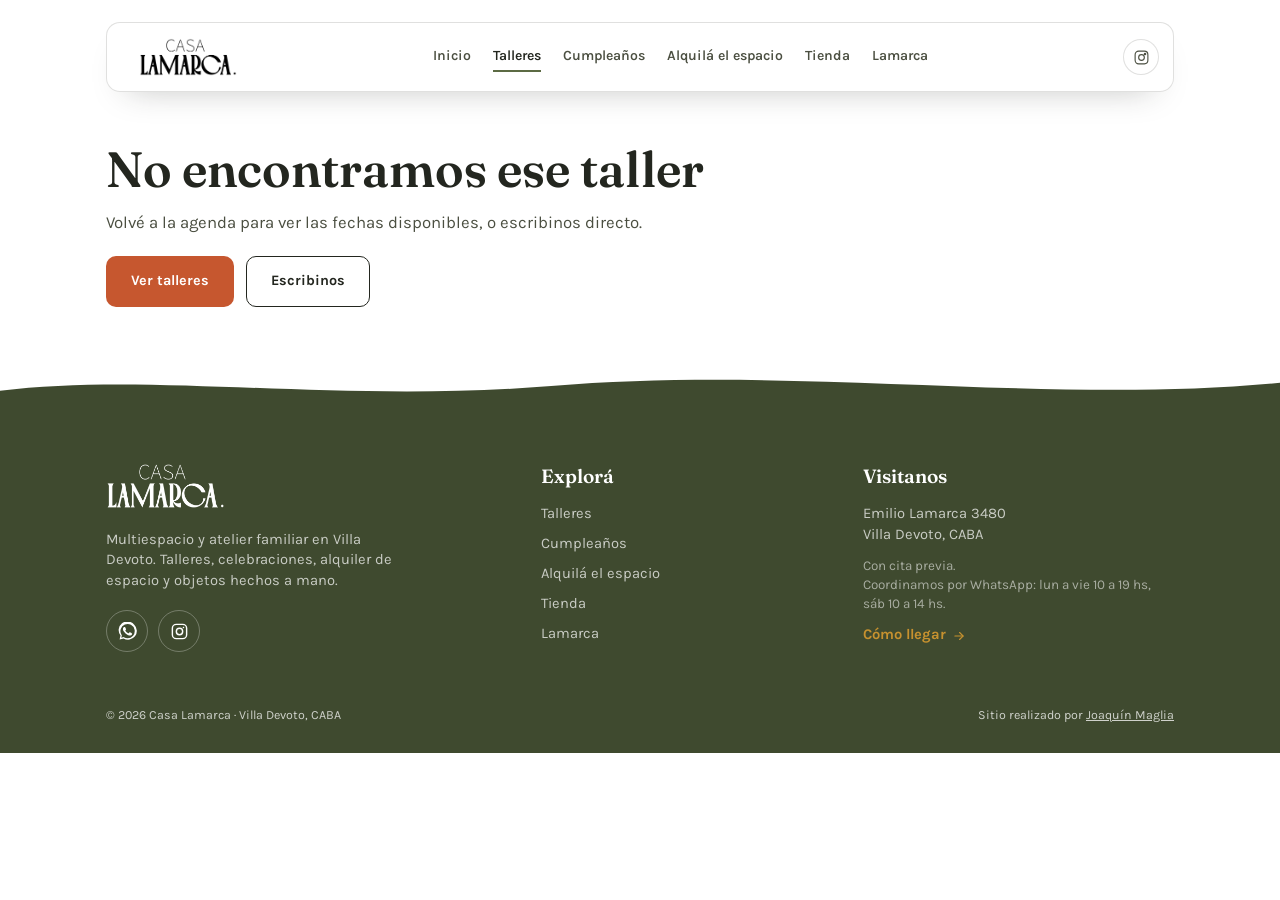
<file: taller.html>
<!doctype html>
<html lang="es">
<head>
<meta charset="UTF-8">
<title>Taller | Casa Lamarca</title>
<meta name="viewport" content="width=device-width, initial-scale=1">
<meta name="description" content="Detalle de un taller en Casa Lamarca, Villa Devoto.">
<link rel="preconnect" href="https://fonts.googleapis.com">
<link rel="preconnect" href="https://fonts.gstatic.com" crossorigin>
<link href="https://fonts.googleapis.com/css2?family=Fraunces:ital,opsz,wght@0,9..144,400;0,9..144,600;1,9..144,500&family=Karla:ital,wght@0,400;0,500;0,600;0,700;1,400&display=swap" rel="stylesheet">
<link rel="stylesheet" href="styles.css?v=20261126c">
</head>
<body>

<header class="site nav-float">
  <div class="wrap nav">
    <a href="index.html" class="wordmark"><img src="assets/logo.png" alt="Casa Lamarca" width="230" height="89"></a>
    <nav class="nav-links" id="navLinks">
      <a href="index.html">Inicio</a>
      <a href="talleres.html" class="active">Talleres</a>
      <a href="cumpleanos.html">Cumpleaños</a>
      <a href="espacio.html">Alquilá el espacio</a>
      <a href="tienda.html">Tienda</a>
      <a href="lamarca.html">Lamarca</a>
    </nav>
    <div class="nav-right">
      <a class="nav-ig" href="https://instagram.com/casalamarca_" target="_blank" rel="noopener" aria-label="Instagram de Casa Lamarca">
        <svg viewBox="0 0 24 24" fill="none" stroke-width="1.8"><rect x="3" y="3" width="18" height="18" rx="5"/><circle cx="12" cy="12" r="4"/><circle cx="17" cy="7" r="1"/></svg>
      </a>
    </div>
    <button class="nav-toggle" id="navToggle" aria-label="Abrir menú" aria-expanded="false"><span></span></button>
  </div>
</header>

<main>

  <section class="banner" id="tallerEstado">
    <div class="wrap">
      <p class="notice">Cargando información del taller…</p>
    </div>
  </section>

  <section id="tallerCuerpo" class="hero-celu taller-celu" style="display:none;">
    <div class="wrap hero-grid">
      <div>
        <p class="eyebrow" id="tallerCategoria">Taller</p>
        <h1 id="tallerTitulo">&nbsp;</h1>
        <p class="lede" id="tallerFechaHora"></p>
        <div class="measure" style="margin-top:16px; color:var(--ink-soft);" id="tallerDescripcion"></div>
        <p id="tallerPrecio" style="margin-top:14px; font-weight:700;"></p>
        <p id="tallerPromo" style="margin-top:4px; font-weight:700; color:var(--sage);"></p>
        <p id="tallerAgotado" style="margin-top:10px; font-size:0.78rem; font-weight:700; letter-spacing:0.06em; text-transform:uppercase; color:var(--coral); display:none;">Sin cupo por ahora</p>
        <div class="btns">
          <a class="btn btn-primary" id="tallerWa" href="#reservarLugar">Reservar mi lugar</a>
          <a class="btn btn-ghost" href="talleres.html">Ver todos los talleres</a>
        </div>
      </div>
      <div>
        <figure class="ph ph--16-9" id="tallerFotoWrap">
          <svg class="icon" id="tallerIcono" viewBox="0 0 24 24"></svg>
          <figcaption><span>Foto: el taller en el espacio</span></figcaption>
          <img id="tallerFotoImg" style="display:none" alt="">
        </figure>
        <figure class="ph ph--16-9" id="tallerComidaFoto" style="display:none; margin-top:16px;">
          <svg class="icon" viewBox="0 0 24 24"><path d="M4 3v18"/><path d="M4 3c0 3 3 3 3 6s-3 3-3 6"/><path d="M18 3v7a2 2 0 0 1-4 0V3"/><path d="M16 3v18"/></svg>
          <figcaption><span id="tallerComidaCaption"></span></figcaption>
          <img id="tallerComidaImg" style="display:none" alt="">
        </figure>
      </div>
    </div>
  </section>

  <!-- RESERVAR MI LUGAR: formulario chico (solo en la página de un taller
       con fecha). Arma el mensaje con el taller, la fecha y los datos, y
       lo manda por WhatsApp, igual que el resto de los formularios. -->
  <section id="reservarLugar" style="display:none;">
    <div class="wrap">
      <div class="reserva-wrap">
        <div class="section-head form-head" style="margin-bottom:0;">
          <h2 id="reservaTitulo">Reservá tu lugar</h2>
          <p id="reservaDetalle"></p>
        </div>
        <form class="mini-form form-card" id="reservaForm">
          <div class="field-stack">
            <label class="span-2">
              <span>Tu nombre</span>
              <input type="text" name="nombre" placeholder="¿Cómo te llamás?" required>
            </label>
            <label class="field m-full">
              <span>¿Cuántos lugares?</span>
              <select name="lugares" required>
                <option value="1">1</option>
                <option value="2">2</option>
                <option value="3">3</option>
                <option value="4">4</option>
                <option value="5 o más">5 o más</option>
              </select>
              <span class="caret"></span>
            </label>
            <label class="m-full">
              <span><span class="m-ocultar">¿Algo que tengamos que saber?</span><span class="m-solo">Comentario</span></span>
              <input type="text" name="comentario" placeholder="Opcional">
            </label>
          </div>
          <button type="submit" class="btn btn-primary" id="reservaBoton">Enviar por WhatsApp</button>
        </form>
      </div>
    </div>
  </section>

  <section id="tallerEventoPrivado" style="display:none;">
    <div class="wrap">
      <div class="form-split">
        <div class="form-split-form">
          <div class="section-head form-head" style="margin-bottom:0;">
            <h2>Armá tu evento privado de <span id="tallerEventoTipo"></span></h2>
            <p>Grupos chicos entre semana, grupos más grandes el fin de semana. Contanos qué tenés en mente y lo coordinamos por WhatsApp.</p>
          </div>
          <form class="mini-form form-card" id="eventoPrivadoForm">
            <div class="field-stack">
              <label class="span-2">
                <span>¿Para qué ocasión?</span>
                <input type="text" name="ocasion" placeholder="Cumpleaños, junta con amigas, empresa">
              </label>
              <label class="m-full">
                <span><span class="m-ocultar">¿Cuántas personas, aprox.?</span><span class="m-solo">Personas</span></span>
                <input type="text" name="cantidad" placeholder="8" required>
              </label>
              <label class="m-full">
                <span><span class="m-ocultar">Fecha o fechas posibles</span><span class="m-solo">Fecha</span></span>
                <input type="text" name="fecha" placeholder="Un sábado de noviembre">
              </label>
              <label class="span-2">
                <span>¿Algo más para contarnos?</span>
                <textarea name="comentario" rows="3" class="ta-compacta" placeholder="Opcional"></textarea>
              </label>
            </div>
            <button type="submit" class="btn btn-primary">Enviar por WhatsApp</button>
          </form>
        </div>
        <div class="form-split-photo">
          <div class="form-photo" id="tallerEventoFotoWrap">
            <svg id="tallerEventoIcono" viewBox="0 0 24 24" fill="none" stroke-width="1.4" stroke-linecap="round" stroke-linejoin="round"></svg>
            <div class="form-photo-caption" id="tallerEventoFotoCaption">Foto: un evento privado en Casa Lamarca</div>
            <img id="tallerEventoFotoImg" style="display:none" alt="">
          </div>
        </div>
      </div>
    </div>
  </section>

</main>

<footer class="site footer-ola">
  <svg class="ola ola--top ola--footer" viewBox="0 0 1440 80" preserveAspectRatio="none" aria-hidden="true"><path d="M0,0 L1440,0 L1440,36 C1180,64 900,14 620,40 C380,62 170,22 0,46 Z"/></svg>
  <div class="wrap">
    <div class="footer-grid">
      <div class="footer-marca">
        <a href="index.html" class="footer-logo"><img src="assets/logo.png" alt="Casa Lamarca" width="230" height="89" loading="lazy"></a>
        <p>Multiespacio y atelier familiar en Villa Devoto. Talleres, celebraciones, alquiler de espacio y objetos hechos a mano.</p>
        <div class="footer-redes">
          <a class="footer-red" href="https://wa.me/5491123788557" target="_blank" rel="noopener" aria-label="WhatsApp de Casa Lamarca"><svg viewBox="0 0 24 24" aria-hidden="true"><path d="M20.5 3.5A11 11 0 0 0 3.2 17.1L2 22l5-1.3a11 11 0 0 0 13.5-17.2Zm-8.5 17a9 9 0 0 1-4.6-1.3l-.3-.2-3 .8.8-2.9-.2-.3a9 9 0 1 1 7.3 3.9Zm5-6.7c-.3-.1-1.6-.8-1.9-.9s-.4-.1-.6.1-.7.9-.9 1.1-.3.2-.6.1a7.4 7.4 0 0 1-3.7-3.2c-.3-.5.3-.5.8-1.6.1-.2 0-.4 0-.5l-.9-2.1c-.2-.6-.5-.5-.6-.5h-.6a1 1 0 0 0-.8.4 3.2 3.2 0 0 0-1 2.4 5.6 5.6 0 0 0 1.2 3 12.7 12.7 0 0 0 4.9 4.3c1.8.8 2.5.8 3.4.7a2.9 2.9 0 0 0 1.9-1.3 2.4 2.4 0 0 0 .2-1.3c-.1-.2-.3-.3-.6-.4Z" fill="currentColor"/></svg></a>
          <a class="footer-red" href="https://instagram.com/casalamarca_" target="_blank" rel="noopener" aria-label="Instagram de Casa Lamarca"><svg viewBox="0 0 24 24" fill="none" stroke="currentColor" stroke-width="1.8" aria-hidden="true"><rect x="3" y="3" width="18" height="18" rx="5"/><circle cx="12" cy="12" r="4"/><circle cx="17" cy="7" r="1" fill="currentColor" stroke="none"/></svg></a>
        </div>
      </div>
      <div>
        <h5>Explorá</h5>
        <div class="footer-links">
          <a href="talleres.html">Talleres</a>
          <a href="cumpleanos.html">Cumpleaños</a>
          <a href="espacio.html">Alquilá el espacio</a>
          <a href="tienda.html">Tienda</a>
          <a href="lamarca.html">Lamarca</a>
        </div>
      </div>
      <div>
        <h5>Visitanos</h5>
        <p>Emilio Lamarca 3480<br>Villa Devoto, CABA</p>
        <p class="footer-nota">Con cita previa.<br>Coordinamos por WhatsApp: lun a vie 10 a 19 hs, sáb 10 a 14 hs.</p>
        <a class="footer-mapa" href="https://www.google.com/maps/search/?api=1&amp;query=Emilio+Lamarca+3480,+Villa+Devoto,+CABA" target="_blank" rel="noopener">Cómo llegar <svg viewBox="0 0 24 24" aria-hidden="true"><path d="M5 12h14"/><path d="M13 6l6 6-6 6"/></svg></a>
      </div>
    </div>
    <div class="footer-bottom">
      <span>© 2026 Casa Lamarca · Villa Devoto, CABA</span>
      <span>Sitio realizado por <a href="https://www.linkedin.com/in/jmaglia/" target="_blank" rel="noopener">Joaquín Maglia</a></span>
    </div>
  </div>
</footer>

<script src="talleres-data.js?v=20261126c"></script>
<script src="script.js?v=20261126c"></script>
<script>
(function(){
  var estadoWrap = document.getElementById('tallerEstado');
  var cuerpo = document.getElementById('tallerCuerpo');
  var eventoPrivado = document.getElementById('tallerEventoPrivado');
  if(!estadoWrap || !cuerpo) return;

  /* Pinta la descripción como uno o varios párrafos. Acepta un texto
     único (t.descripcion_larga, que viene del Sheet) o una lista de
     párrafos (info.descripcion de TALLERES_TIPOS) — en ambos casos
     queda con la misma pinta en pantalla. */
  function pintarDescripcion(el, contenido){
    var parrafos = Array.isArray(contenido) ? contenido : [contenido];
    el.innerHTML = parrafos
      .filter(function(p){ return p && String(p).trim(); })
      .map(function(p){ return '<p>' + talleresEsc(p) + '</p>'; })
      .join('');
  }

  /* Pone la foto fija (si hay una para esa categoría/tipo) en el
     <figure> principal, tapando el ícono genérico. */
  function mostrarFoto(categoria){
    var foto = talleresFoto(categoria);
    if(!foto) return;
    var fotoWrap = document.getElementById('tallerFotoWrap');
    var fotoImg = document.getElementById('tallerFotoImg');
    fotoImg.src = foto;
    fotoImg.alt = 'Foto del taller de ' + categoria + ' en Casa Lamarca';
    fotoImg.style.display = '';
    fotoWrap.classList.add('ph--photo');
    document.getElementById('tallerIcono').style.display = 'none';
    fotoWrap.querySelector('figcaption').style.display = 'none';
  }

  function noEncontrado(texto){
    estadoWrap.querySelector('.wrap').innerHTML =
      '<h1>' + texto + '</h1>' +
      '<p class="lede">Volvé a la agenda para ver las fechas disponibles, o escribinos directo.</p>' +
      '<div class="btns"><a class="btn btn-primary" href="talleres.html">Ver talleres</a>' +
      '<a class="btn btn-ghost" href="lamarca.html#consulta">Escribinos</a></div>';
  }

  var params = new URLSearchParams(window.location.search);
  var id = params.get('id');
  var tipo = params.get('tipo');

  /* Modo 1: ?id=... — una fecha puntual del Sheet (como siempre). */
  if(id){
    talleresBuscarPorId(id).then(function(t){
      if(!t){ noEncontrado('No encontramos ese taller'); return; }

      var agotado = talleresEstaAgotado(t);

      document.title = t.titulo + ' | Casa Lamarca';
      document.getElementById('tallerCategoria').textContent = t.categoria;
      document.getElementById('tallerTitulo').textContent = t.titulo;
      document.getElementById('tallerFechaHora').textContent =
        talleresFechaLinda(t.fecha) + (t.hora ? ' · ' + t.hora : '');
      pintarDescripcion(document.getElementById('tallerDescripcion'), t.descripcion_larga || t.descripcion_corta || '');
      document.getElementById('tallerPrecio').textContent = t.precio || '';
      document.getElementById('tallerPromo').textContent = t.promo || '';
      document.getElementById('tallerIcono').innerHTML = TALLERES_ICONS[t.categoria] || TALLERES_ICONS['_default'];
      mostrarFoto(t.categoria);

      var comidaCaption = talleresComidaCaption(t.comida);
      if(comidaCaption){
        document.getElementById('tallerComidaCaption').textContent = comidaCaption;
        document.getElementById('tallerComidaFoto').style.display = '';
        var comidaFotoSrc = talleresComidaFoto(t.comida);
        if(comidaFotoSrc){
          var comidaWrap = document.getElementById('tallerComidaFoto');
          var comidaImg = document.getElementById('tallerComidaImg');
          comidaImg.src = comidaFotoSrc;
          comidaImg.alt = comidaCaption + ' en Casa Lamarca';
          comidaImg.style.display = '';
          comidaWrap.classList.add('ph--photo');
          comidaWrap.querySelector('svg').style.display = 'none';
          comidaWrap.querySelector('figcaption').style.display = 'none';
        }
      }

      var waBoton = document.getElementById('tallerWa');
      var fechaTxt = talleresFechaLinda(t.fecha) + (t.hora ? ' · ' + t.hora : '');
      reservaDatos = { titulo: t.titulo, fecha: fechaTxt };
      document.getElementById('reservaDetalle').textContent = t.titulo + ' · ' + fechaTxt;
      if(agotado){
        // sin cupo: se avisa y no se muestra ni el botón ni el formulario
        document.getElementById('tallerAgotado').style.display = '';
        waBoton.style.display = 'none';
      } else {
        document.getElementById('reservarLugar').style.display = '';
      }

      estadoWrap.style.display = 'none';
      cuerpo.style.display = '';
    }).catch(function(){
      noEncontrado('No pudimos cargar la información del taller');
    });
    return;
  }

  /* Modo 2: ?tipo=Cerámica — info general del taller, sin fecha. Acá
     no hay "reservar mi lugar": en su lugar se muestra el formulario
     de "armá tu evento privado". */
  if(tipo){
    var info = TALLERES_TIPOS[tipo] || TALLERES_TIPOS['_default'];
    var tituloMostrado = (info.titulo && info.titulo.trim()) ? info.titulo.trim() : tipo;

    document.title = tituloMostrado + ' | Casa Lamarca';
    document.getElementById('tallerCategoria').textContent = tipo;
    /* si la categoría es igual al título (ej. "Cerámica" / "Cerámica") no se repite */
    document.getElementById('tallerCategoria').hidden = (tipo.trim().toLowerCase() === tituloMostrado.toLowerCase());
    document.getElementById('tallerTitulo').textContent = tituloMostrado;
    pintarDescripcion(document.getElementById('tallerDescripcion'), info.descripcion || '');
    document.getElementById('tallerIcono').innerHTML = TALLERES_ICONS[tipo] || TALLERES_ICONS['_default'];
    mostrarFoto(tipo);

    document.getElementById('tallerFechaHora').style.display = 'none';
    document.getElementById('tallerPromo').style.display = 'none';
    document.getElementById('tallerWa').style.display = 'none';

    var precioEl = document.getElementById('tallerPrecio');
    if(info.precio && info.precio.trim()){
      precioEl.textContent = info.precio.trim();
      precioEl.style.display = '';
    } else {
      precioEl.style.display = 'none';
    }

    var tipoSpan = document.getElementById('tallerEventoTipo');
    if(tipoSpan) tipoSpan.textContent = tituloMostrado;

    var fotoEvento = talleresFoto(tipo);
    if(fotoEvento){
      var eventoFotoWrap = document.getElementById('tallerEventoFotoWrap');
      var eventoFotoImg = document.getElementById('tallerEventoFotoImg');
      eventoFotoImg.src = fotoEvento;
      eventoFotoImg.alt = 'Evento privado de ' + tituloMostrado + ' en Casa Lamarca';
      eventoFotoImg.style.display = '';
      document.getElementById('tallerEventoIcono').style.display = 'none';
      document.getElementById('tallerEventoFotoCaption').style.display = 'none';
    } else {
      var iconoEvento = document.getElementById('tallerEventoIcono');
      if(iconoEvento) iconoEvento.innerHTML = TALLERES_ICONS[tipo] || TALLERES_ICONS['_default'];
    }
    if(eventoPrivado) eventoPrivado.style.display = '';

    estadoWrap.style.display = 'none';
    cuerpo.style.display = '';
    return;
  }

  noEncontrado('No encontramos ese taller');
})();

/* Formulario "Reservar mi lugar": junta nombre y lugares con el taller
   y la fecha (los carga el script de arriba en reservaDatos). */
var reservaDatos = null;
(function(){
  var form = document.getElementById('reservaForm');
  if(!form) return;
  form.addEventListener('submit', function(e){
    e.preventDefault();
    if(!reservaDatos) return;
    var data = new FormData(form);
    var nombre = (data.get('nombre') || '').trim();
    var lugares = (data.get('lugares') || '').trim();
    var comentario = (data.get('comentario') || '').trim();
    var lineas = ['¡Hola! Quiero reservar mi lugar en "' + reservaDatos.titulo + '".'];
    lineas.push('- Fecha: ' + reservaDatos.fecha);
    if(nombre) lineas.push('- Nombre: ' + nombre);
    if(lugares) lineas.push('- Lugares: ' + lugares);
    if(comentario) lineas.push('- Comentario: ' + comentario);
    window.open('https://wa.me/5491123788557?text=' + encodeURIComponent(lineas.join('\n')), '_blank', 'noopener');
  });
})();

/* Formulario "Armá tu evento privado": arma el mensaje con el tipo de
   taller de la URL y lo manda por WhatsApp — mismo enfoque que el
   resto de los formularios del sitio. */
(function(){
  var form = document.getElementById('eventoPrivadoForm');
  if(!form) return;
  form.addEventListener('submit', function(e){
    e.preventDefault();
    var tipo = new URLSearchParams(window.location.search).get('tipo') || 'un taller';
    var infoTipo = (typeof TALLERES_TIPOS !== 'undefined' && TALLERES_TIPOS[tipo]) || null;
    var nombreTaller = (infoTipo && infoTipo.titulo && infoTipo.titulo.trim()) ? infoTipo.titulo.trim() : tipo;
    var data = new FormData(form);
    var ocasion = (data.get('ocasion') || '').trim();
    var cantidad = (data.get('cantidad') || '').trim();
    var fecha = (data.get('fecha') || '').trim();
    var comentario = (data.get('comentario') || '').trim();

    var lineas = ['¡Hola! Quiero armar un evento privado de ' + nombreTaller + ' en Casa Lamarca.'];
    if(ocasion) lineas.push('- Ocasión: ' + ocasion);
    if(cantidad) lineas.push('- Personas, aprox.: ' + cantidad);
    if(fecha) lineas.push('- Fecha posible: ' + fecha);
    if(comentario) lineas.push('- Comentario: ' + comentario);

    var mensaje = encodeURIComponent(lineas.join('\n'));
    window.open('https://wa.me/5491123788557?text=' + mensaje, '_blank', 'noopener');
  });
})();
</script>
</body>
</html>
</file>
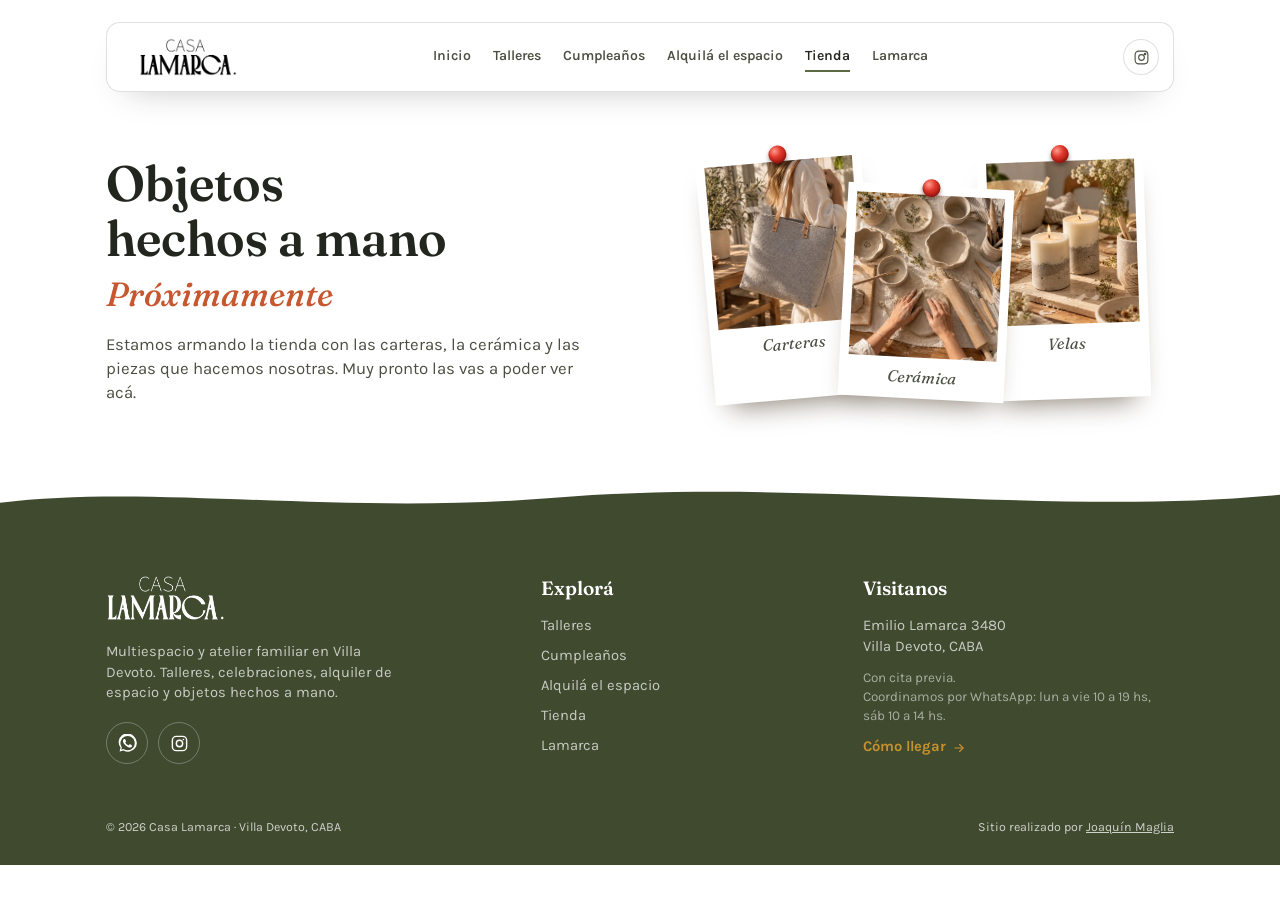
<file: tienda.html>
<!doctype html>
<html lang="es">
<head>
<meta charset="UTF-8">
<title>Tienda | Casa Lamarca</title>
<meta name="viewport" content="width=device-width, initial-scale=1">
<meta name="description" content="Objetos hechos a mano de Casa Lamarca: carteras de cuero, cerámica y macramé.">
<link rel="preconnect" href="https://fonts.googleapis.com">
<link rel="preconnect" href="https://fonts.gstatic.com" crossorigin>
<link href="https://fonts.googleapis.com/css2?family=Fraunces:ital,opsz,wght@0,9..144,400;0,9..144,600;1,9..144,500&family=Karla:ital,wght@0,400;0,500;0,600;0,700;1,400&display=swap" rel="stylesheet">
<link rel="stylesheet" href="styles.css?v=20261126c">
</head>
<body>

<header class="site nav-float">
  <div class="wrap nav">
    <a href="index.html" class="wordmark"><img src="assets/logo.png" alt="Casa Lamarca" width="230" height="89"></a>
    <nav class="nav-links" id="navLinks">
      <a href="index.html">Inicio</a>
      <a href="talleres.html">Talleres</a>
      <a href="cumpleanos.html">Cumpleaños</a>
      <a href="espacio.html">Alquilá el espacio</a>
      <a href="tienda.html" class="active">Tienda</a>
      <a href="lamarca.html">Lamarca</a>
    </nav>
    <div class="nav-right">
      <a class="nav-ig" href="https://instagram.com/casalamarca_" target="_blank" rel="noopener" aria-label="Instagram de Casa Lamarca">
        <svg viewBox="0 0 24 24" fill="none" stroke-width="1.8"><rect x="3" y="3" width="18" height="18" rx="5"/><circle cx="12" cy="12" r="4"/><circle cx="17" cy="7" r="1"/></svg>
      </a>
    </div>
    <button class="nav-toggle" id="navToggle" aria-label="Abrir menú" aria-expanded="false"><span></span></button>
  </div>
</header>

<main>

  <!-- TIENDA "PRÓXIMAMENTE": mientras no esté lista, se muestra esto. -->
  <section class="banner proxima">
    <div class="wrap proxima-grid">
      <div class="proxima-texto">
        <h1>Objetos hechos a mano</h1>
        <p class="proxima-pronto">Próximamente</p>
        <p class="lede">Estamos armando la tienda con las carteras, la cerámica y las piezas que hacemos nosotras. Muy pronto las vas a poder ver acá.</p>
      </div>
      <div class="proxima-fotos" aria-hidden="true">
        <figure class="proxima-foto" style="--r:-5deg"><span class="pin"></span><img src="img/mazo-carteras.webp" alt="" loading="lazy" width="720" height="900"><figcaption>Carteras</figcaption></figure>
        <figure class="proxima-foto" style="--r:3deg"><span class="pin"></span><img src="img/mazo-ceramica.webp" alt="" loading="lazy" width="720" height="900"><figcaption>Cerámica</figcaption></figure>
        <figure class="proxima-foto" style="--r:-2deg"><span class="pin"></span><img src="img/mazo-velas.webp" alt="" loading="lazy" width="720" height="900"><figcaption>Velas</figcaption></figure>
      </div>
    </div>
  </section>

  <!-- TIENDA REAL (catálogo): está oculta con "hidden", no borrada.
       Para volver a mostrarla: sacar el atributo hidden de este div y
       borrar la sección "proxima" de arriba. -->
  <div class="tienda-catalogo" hidden>

  <section class="banner">
    <div class="wrap">
      <h1>Objetos hechos a mano</h1>
      <p class="lede">Decorá tu casa con Casa Lamarca: cuero, cerámica y fibras naturales, hechos con amor por nosotras mismas.</p>
      <p class="notice" style="margin-top:14px;">Precios de referencia, a confirmar por WhatsApp.</p>
    </div>
  </section>

  <section>
    <div class="wrap">
      <div class="grid grid-3 grid-tienda">
        <article class="product">
          <figure class="ph ph--square">
            <svg class="icon" viewBox="0 0 24 24"><path d="M4 8h16l-1.4 11.2a2 2 0 0 1-2 1.8H7.4a2 2 0 0 1-2-1.8L4 8Z"/><path d="M9 8a3 3 0 0 1 6 0"/></svg>
            <figcaption><span>Foto: cartera de cuero tejida</span></figcaption>
          </figure>
          <div class="product-body">
            <h3>Cartera de cuero tejida</h3>
            <p>Pieza única, tela y cuero combinados.</p>
            <div class="price-row"><span class="price">$45.000</span><a class="btn-sm" href="https://wa.me/5491123788557" target="_blank" rel="noopener">Consultar</a></div>
          </div>
        </article>
        <article class="product">
          <figure class="ph ph--square">
            <svg class="icon" viewBox="0 0 24 24"><path d="M4 9h13l-1 10.5a1.5 1.5 0 0 1-1.5 1.5H6.5A1.5 1.5 0 0 1 5 19.5L4 9Z"/><path d="M8 9V6a2 2 0 0 1 2-2h1"/></svg>
            <figcaption><span>Foto: bandolera pequeña</span></figcaption>
          </figure>
          <div class="product-body">
            <h3>Bandolera pequeña</h3>
            <p>Liviana y práctica para el día a día.</p>
            <div class="price-row"><span class="price">$32.000</span><a class="btn-sm" href="https://wa.me/5491123788557" target="_blank" rel="noopener">Consultar</a></div>
          </div>
        </article>
        <article class="product">
          <figure class="ph ph--square">
            <svg class="icon" viewBox="0 0 24 24"><path d="M5 4h9v9a4.5 4.5 0 0 1-9 0V4Z"/><path d="M14 8h2a3 3 0 0 1 0 6h-2"/></svg>
            <figcaption><span>Foto: set de tazas esmaltadas</span></figcaption>
          </figure>
          <div class="product-body">
            <h3>Set de tazas de cerámica (x2)</h3>
            <p>Esmaltadas a mano, en tonos tierra.</p>
            <div class="price-row"><span class="price">$28.000</span><a class="btn-sm" href="https://wa.me/5491123788557" target="_blank" rel="noopener">Consultar</a></div>
          </div>
        </article>
        <article class="product">
          <figure class="ph ph--square">
            <svg class="icon" viewBox="0 0 24 24"><path d="M4 10a8 8 0 0 1 16 0v3a5 5 0 0 1-5 5H9a5 5 0 0 1-5-5v-3Z"/></svg>
            <figcaption><span>Foto: bowl de cerámica verde</span></figcaption>
          </figure>
          <div class="product-body">
            <h3>Bowl de cerámica grande</h3>
            <p>Decorativo y funcional, esmalte verde.</p>
            <div class="price-row"><span class="price">$22.000</span><a class="btn-sm" href="https://wa.me/5491123788557" target="_blank" rel="noopener">Consultar</a></div>
          </div>
        </article>
        <article class="product">
          <figure class="ph ph--square">
            <svg class="icon" viewBox="0 0 24 24"><path d="M4 4h6v6H4V4Z"/><path d="M14 4h6v6h-6V4Z"/><path d="M4 14h6v6H4v-6Z"/><path d="M14 14h6v6h-6v-6Z"/></svg>
            <figcaption><span>Foto: individuales de macramé</span></figcaption>
          </figure>
          <div class="product-body">
            <h3>Individuales de macramé (x4)</h3>
            <p>Tejidos a mano en fibras naturales.</p>
            <div class="price-row"><span class="price">$18.000</span><a class="btn-sm" href="https://wa.me/5491123788557" target="_blank" rel="noopener">Consultar</a></div>
          </div>
        </article>
        <article class="product">
          <figure class="ph ph--square">
            <svg class="icon" viewBox="0 0 24 24"><path d="M12 2c1.2 2 1.8 3.4 1.8 4.6A1.8 1.8 0 0 1 12 8.4a1.8 1.8 0 0 1-1.8-1.8C10.2 5.4 10.8 4 12 2Z"/><path d="M9 21h6"/><path d="M8 21c-.5-4 .5-9.5 4-11.5 3.5 2 4.5 7.5 4 11.5"/></svg>
            <figcaption><span>Foto: vela en pote de cerámica</span></figcaption>
          </figure>
          <div class="product-body">
            <h3>Vela de soja aromática</h3>
            <p>Lavanda, en pote de cerámica reutilizable.</p>
            <div class="price-row"><span class="price">$12.000</span><a class="btn-sm" href="https://wa.me/5491123788557" target="_blank" rel="noopener">Consultar</a></div>
          </div>
        </article>
      </div>
      <p class="notice">Precios y stock de prueba: se actualizan antes de publicar.</p>
    </div>
  </section>

  </div>

</main>

<footer class="site footer-ola">
  <svg class="ola ola--top ola--footer" viewBox="0 0 1440 80" preserveAspectRatio="none" aria-hidden="true"><path d="M0,0 L1440,0 L1440,36 C1180,64 900,14 620,40 C380,62 170,22 0,46 Z"/></svg>
  <div class="wrap">
    <div class="footer-grid">
      <div class="footer-marca">
        <a href="index.html" class="footer-logo"><img src="assets/logo.png" alt="Casa Lamarca" width="230" height="89" loading="lazy"></a>
        <p>Multiespacio y atelier familiar en Villa Devoto. Talleres, celebraciones, alquiler de espacio y objetos hechos a mano.</p>
        <div class="footer-redes">
          <a class="footer-red" href="https://wa.me/5491123788557" target="_blank" rel="noopener" aria-label="WhatsApp de Casa Lamarca"><svg viewBox="0 0 24 24" aria-hidden="true"><path d="M20.5 3.5A11 11 0 0 0 3.2 17.1L2 22l5-1.3a11 11 0 0 0 13.5-17.2Zm-8.5 17a9 9 0 0 1-4.6-1.3l-.3-.2-3 .8.8-2.9-.2-.3a9 9 0 1 1 7.3 3.9Zm5-6.7c-.3-.1-1.6-.8-1.9-.9s-.4-.1-.6.1-.7.9-.9 1.1-.3.2-.6.1a7.4 7.4 0 0 1-3.7-3.2c-.3-.5.3-.5.8-1.6.1-.2 0-.4 0-.5l-.9-2.1c-.2-.6-.5-.5-.6-.5h-.6a1 1 0 0 0-.8.4 3.2 3.2 0 0 0-1 2.4 5.6 5.6 0 0 0 1.2 3 12.7 12.7 0 0 0 4.9 4.3c1.8.8 2.5.8 3.4.7a2.9 2.9 0 0 0 1.9-1.3 2.4 2.4 0 0 0 .2-1.3c-.1-.2-.3-.3-.6-.4Z" fill="currentColor"/></svg></a>
          <a class="footer-red" href="https://instagram.com/casalamarca_" target="_blank" rel="noopener" aria-label="Instagram de Casa Lamarca"><svg viewBox="0 0 24 24" fill="none" stroke="currentColor" stroke-width="1.8" aria-hidden="true"><rect x="3" y="3" width="18" height="18" rx="5"/><circle cx="12" cy="12" r="4"/><circle cx="17" cy="7" r="1" fill="currentColor" stroke="none"/></svg></a>
        </div>
      </div>
      <div>
        <h5>Explorá</h5>
        <div class="footer-links">
          <a href="talleres.html">Talleres</a>
          <a href="cumpleanos.html">Cumpleaños</a>
          <a href="espacio.html">Alquilá el espacio</a>
          <a href="tienda.html">Tienda</a>
          <a href="lamarca.html">Lamarca</a>
        </div>
      </div>
      <div>
        <h5>Visitanos</h5>
        <p>Emilio Lamarca 3480<br>Villa Devoto, CABA</p>
        <p class="footer-nota">Con cita previa.<br>Coordinamos por WhatsApp: lun a vie 10 a 19 hs, sáb 10 a 14 hs.</p>
        <a class="footer-mapa" href="https://www.google.com/maps/search/?api=1&amp;query=Emilio+Lamarca+3480,+Villa+Devoto,+CABA" target="_blank" rel="noopener">Cómo llegar <svg viewBox="0 0 24 24" aria-hidden="true"><path d="M5 12h14"/><path d="M13 6l6 6-6 6"/></svg></a>
      </div>
    </div>
    <div class="footer-bottom">
      <span>© 2026 Casa Lamarca · Villa Devoto, CABA</span>
      <span>Sitio realizado por <a href="https://www.linkedin.com/in/jmaglia/" target="_blank" rel="noopener">Joaquín Maglia</a></span>
    </div>
  </div>
</footer>

<script src="script.js?v=20261126c"></script>
</body>
</html>
</file>
<file: styles.css>
/* ===================================================================
   CASA LAMARCA — sitio institucional
   Paleta: blanco de fondo, verde seco (calma) + terracota cálida
   (calidez/acción) + mostaza (chispa/diversión). El isologo real ya
   se usa como imagen en el header (assets/logo.png). Tipografía de
   apoyo para el resto del sitio: Fraunces (display, variable — anda
   bien tanto en el H1 del hero como en un H3 de card chico) + Karla
   (texto).
=================================================================== */

:root{
  --bg: #FFFFFF;
  --surface: #FFFFFF;
  --surface-2: #EEF2E4;
  --ink: #23261F;
  --ink-soft: #4B4F41;
  --coral: #C6572F;
  --coral-deep: #A8451F;
  --ochre: #C6912F;
  --sage: #5C6B44;
  --sage-deep: #3F4A2F;
  --muted: #74725f;
  --line: rgba(35,38,31,0.14);
  --surface-shadow: 0 16px 34px -22px rgba(35,38,31,0.35);
  --radius: 12px;
  --maxw: 1180px;
  --wrap-pad: clamp(20px, 5vw, 56px);
  --measure: 62ch;
}
/* Identidad de marca fija: Casa Lamarca se ve igual siempre,
   sin adaptarse al modo oscuro del visitante. */

*,*::before,*::after{ box-sizing: border-box; }

body{
  margin:0;
  background: var(--bg);
  color: var(--ink);
  font-family: 'Karla', ui-sans-serif, system-ui, sans-serif;
  font-size: 1rem;
  line-height: 1.42;
  -webkit-font-smoothing: antialiased;
}
img{ max-width:100%; height:auto; display:block; } /* height:auto: que el alto de los atributos width/height no deforme la foto */
a{ color: inherit; }
h1,h2,h3{
  font-family: 'Fraunces', Georgia, 'Times New Roman', serif;
  font-weight: 600;
  line-height: 1.1;
  text-wrap: balance;
  margin: 0;
  letter-spacing: 0;
}
p{ margin:0; }
ul{ margin:0; padding:0; list-style:none; }
figure{ margin:0; }
button{ font-family: inherit; }

.measure{ max-width: var(--measure); }
#tallerDescripcion p{ margin:0 0 12px; }
#tallerDescripcion p:last-child{ margin-bottom:0; }
.wrap{
  max-width: var(--maxw);
  margin-inline: auto;
  padding-inline: var(--wrap-pad);
}
.eyebrow{
  font-size: 0.72rem;
  font-weight: 700;
  letter-spacing: 0.14em;
  text-transform: uppercase;
  color: var(--ochre);
}

/* ============ NAV ============ */
header.site{
  position: sticky; top:0; z-index: 50;
  background: color-mix(in srgb, var(--bg) 92%, transparent);
  backdrop-filter: blur(8px);
}
.nav{
  display:flex; align-items:center; justify-content: space-between;
  padding-block: 14px;
  gap: 16px;
}
.nav-right{
  display:flex; align-items:center; gap:14px; flex:none;
}
.wordmark{
  text-decoration:none;
  display:flex; align-items:center;
  color: var(--ink);
}
.wordmark img{
  height: 46px;
  width: auto;
  display:block;
}
.nav-links{
  display:flex; gap: clamp(12px, 1.8vw, 22px);
  font-size: 0.88rem;
  font-weight: 600;
}
.nav-links a{ text-decoration:none; color: var(--ink-soft); padding-block: 4px; border-bottom: 2px solid transparent; }
.nav-links a:hover{ color: var(--ink); }
.nav-links a.active{ color: var(--ink); border-color: var(--sage); }
.nav-cta{
  display:inline-flex; align-items:center; gap:8px;
  background: var(--coral); color: #fff;
  padding: 10px 18px; border-radius: 10px;
  font-size: 0.83rem; font-weight:700; text-decoration:none;
  white-space:nowrap;
}
.nav-cta:hover{ background: var(--coral-deep); }
.nav-ig{
  display:inline-flex; align-items:center; justify-content:center;
  width:36px; height:36px; border-radius:50%; flex:none;
  color: var(--ink-soft);
  background: var(--surface); border:1px solid var(--line);
}
.nav-ig svg{ width:17px; height:17px; stroke:currentColor; stroke-width:1.6; fill:none; }
.nav-ig:hover{ color: var(--coral); border-color: var(--coral); background: color-mix(in srgb, var(--coral) 10%, transparent); }
.nav-toggle{
  display:none; background:none; border:1px solid var(--line); border-radius:6px;
  width:38px; height:38px; align-items:center; justify-content:center; cursor:pointer;
}
.nav-toggle span, .nav-toggle span::before, .nav-toggle span::after{
  content:''; display:block; width:16px; height:2px; background: var(--ink); position:relative;
}
.nav-toggle span::before{ position:absolute; top:-5px; }
.nav-toggle span::after{ position:absolute; top:5px; }

@media (max-width: 860px){
  .nav-links{
    position:fixed; inset: 57px 0 auto 0; background: var(--bg);
    flex-direction: column; padding: 16px clamp(20px,5vw,56px) 22px;
    border-bottom: 1px solid var(--line);
    transform: translateY(-8px); opacity:0; pointer-events:none;
    transition: transform .2s ease, opacity .2s ease;
  }
  .nav-links.open{ transform: translateY(0); opacity:1; pointer-events:auto; }
  .nav-toggle{ display:flex; }
  .nav-cta{ display:none; }
}

/* ============ NAV FLOTANTE — por ahora solo en Inicio (clase .nav-float
   en el <header>). No pegado a los bordes: una píldora centrada con
   margen arriba y a los costados, que se achica y se esconde al bajar
   para no competir con el contenido. El resto de las páginas sigue con
   el header de borde a borde de siempre. ============ */
header.site.nav-float{
  position: fixed;
  inset: 0 0 auto 0;
  z-index: 70;
  background: none;
  backdrop-filter: none;
  border-bottom: none;
  padding-block: clamp(14px, 2.6vw, 22px) 0;
  padding-inline: var(--wrap-pad);
  transition: transform .45s cubic-bezier(.22,.61,.36,1);
}
header.site.nav-float .wrap.nav{
  max-width: calc(var(--maxw) - 2 * var(--wrap-pad));
  margin-inline: auto;
  padding: 15px 14px 15px 32px;
  border-radius: 14px;
  background: color-mix(in srgb, var(--bg) 95%, transparent);
  backdrop-filter: blur(10px);
  -webkit-backdrop-filter: blur(10px);
  border: 1px solid var(--line);
  box-shadow: var(--surface-shadow);
  transition: padding-block .3s ease, background .3s ease, box-shadow .3s ease;
}
header.site.nav-float .wordmark img{
  height: 38px;
  transition: height .3s ease;
}
header.site.nav-float.is-scrolled .wrap.nav{
  padding-block: 10px;
  background: color-mix(in srgb, var(--bg) 99%, transparent);
}
header.site.nav-float.is-hidden{ transform: translateY(-140%); }
/* En páginas internas, después del header viene .banner directo (no un
   hero oscuro de fondo completo como en Inicio) — como el header pasa a
   fixed, hay que correr el título para que la píldora no lo tape. */
header.site.nav-float + main .banner,
header.site.nav-float + main #tallerCuerpo{
  padding-top: clamp(118px, 15vw, 132px);
}
/* Talleres usa el hero oscuro (no .banner), con el texto anclado abajo
   del todo — para correrlo hay que agrandar el bloque, no agregarle
   padding-top (el contenido está en position:absolute desde abajo). */
header.site.nav-float + main .hero-full--page{
  min-height: clamp(300px, 34vw, 360px);
}
@media (max-width: 860px){
  header.site.nav-float + main .banner,
  header.site.nav-float + main #tallerCuerpo{ padding-top: clamp(108px, 24vw, 126px); }
  header.site.nav-float + main .hero-full--page{ min-height: clamp(380px, 90vw, 440px); }
  header.site.nav-float + main .hero-full--page .hero-full-content{ padding-bottom: 46px; }
  header.site.nav-float .wrap.nav{ padding-inline: 16px 12px; gap: 10px; }
  /* Instagram pegado al menú (antes quedaba en el medio por el
     space-between entre logo, Instagram y menú) */
  .nav-right{ margin-left:auto; gap: 10px; }
  .nav-ig{ width:38px; height:38px; }
  header.site.nav-float .nav-links{
    inset: 86px var(--wrap-pad) auto var(--wrap-pad);
    border-radius: 14px;
    border: 1px solid var(--line);
    box-shadow: var(--surface-shadow);
  }
}

/* ============ TALLERES — la agenda como encabezado ============
   Sin foto ni overlay (eso queda para la home): fondo salvia muy suave,
   H1 = "Próximos talleres" y las cards arrancan en la primera pantalla. */
.agenda{ background: var(--surface-2); }
header.site.nav-float + main .agenda{ padding-top: clamp(118px, 15vw, 140px); }
.agenda-head{
  display:flex; align-items:flex-end; justify-content:space-between;
  gap: 24px 40px; flex-wrap: wrap;
  margin-bottom: clamp(22px, 3vw, 32px);
}
.agenda-head h1{ font-size: clamp(2rem, 1.5rem + 2vw, 3rem); margin-top:8px; }
.agenda-head .lede{ margin-top:10px; color: var(--ink-soft); font-size: 1.05rem; }
@media (max-width: 860px){
  header.site.nav-float + main .agenda{ padding-top: clamp(104px, 24vw, 120px); }
}

/* Filtros por público (chips), a la derecha del título en desktop.
   En mobile bajan abajo del título y scrollean de costado en una sola
   fila en vez de partirse en dos. */
.agenda-filtros{
  display:flex; gap:8px; flex-wrap: wrap;
}
.chip{
  min-height: 44px; padding: 0 18px;
  border-radius: 999px; border: 1px solid var(--line);
  background: var(--surface); color: var(--ink);
  font-size: .92rem; font-weight: 600; cursor: pointer;
  transition: background .2s ease, color .2s ease, border-color .2s ease;
}
.chip:hover{ border-color: var(--sage); }
.chip.is-active{ background: var(--sage-deep); border-color: var(--sage-deep); color: #fff; }
.chip:focus-visible{ outline: 2px solid var(--coral); outline-offset: 2px; }
@media (max-width: 620px){
  .agenda-filtros{
    flex: 0 0 100%; min-width: 0;
    flex-wrap: nowrap; overflow-x: auto; scrollbar-width: none;
  }
  .agenda-filtros::-webkit-scrollbar{ display:none; }
  .chip{ flex: none; }
}

/* Banda de marca entre "Próximos talleres" y el carrusel. Mientras pasan
   las cards el JS de talleres.html le pone .is-pinned (fixed) para que
   quede quieta arriba del panel. */
.frase-band.is-pinned{ position: fixed; left: 0; right: 0; }
.frase-band{
  position: relative; z-index: 1;
  background: var(--sage-deep); color: #fff;
  text-align: center;
  padding-block: clamp(56px, 8vw, 92px);
}
/* ola abajo de la banda (va adentro, así acompaña a la banda cuando se pega) */
.frase-band{ padding-bottom: clamp(84px, 10vw, 128px); }
.frase-band .wrap{ display:flex; flex-direction:column; align-items:center; gap: 16px; }
.frase-band-icon{ width:40px; height:40px; stroke: var(--ochre); }
.frase-band-quote{
  font-family: 'Fraunces', Georgia, serif; font-style: italic; font-weight: 500;
  font-size: clamp(1.8rem, 1.2rem + 2.4vw, 2.8rem); line-height: 1.1;
  max-width: 22ch; text-wrap: balance;
}
.frase-band-text{ color: #E3E8D8; max-width: 56ch; font-size: 1.05rem; }

/* ============ CUMPLEAÑOS — hero ============
   Hero claro (sin overlay oscuro: eso es de la home) con collage de
   fotos reales: la principal, una en forma de arco con borde blanco y
   un sello circular. Entra con una animación suave. */
.cumple-hero{
  position:relative; overflow:hidden;
  background: var(--surface-2);
  padding-block: clamp(48px, 7vw, 80px) clamp(64px, 8vw, 96px);
}
header.site.nav-float + main .cumple-hero{ padding-top: clamp(124px, 15vw, 148px); }
.cumple-hero-grid{
  display:grid; grid-template-columns: 1.05fr .95fr;
  gap: clamp(36px, 5vw, 72px); align-items:center;
}
.cumple-hero-text h1{
  /* más chico y más liviano que el H1 de la home: el título grande y
     protagonista queda reservado para Inicio. */
  font-size: clamp(2.1rem, 1.5rem + 2vw, 3.1rem); font-weight: 500;
  line-height: 1.04; margin-top: 12px;
}
.cumple-hero-text h1 em{
  display:block; font-style: italic; font-weight: 500; color: var(--coral);
}
.cumple-hero-text .lede{
  margin-top: 18px; max-width: 48ch; color: var(--ink-soft); font-size: 1.08rem;
}
.cumple-hero-text .btns{ margin-top: 26px; }

/* bajada opcional del título del carrusel (Cumpleaños); en mobile se
   oculta porque el panel sticky es bajo. */
.mazo-head .mazo-sub{ margin-top:8px; color: var(--ink-soft); max-width: 52ch; margin-inline:auto; }
@media (max-width: 620px){ .mazo-head .mazo-sub{ display:none; } }

.cumple-hero-media{ position:relative; aspect-ratio: 5 / 4.4; }
.cumple-hero-main, .cumple-hero-side{ position:absolute; margin:0; overflow:hidden; box-shadow: 0 24px 48px -28px rgba(35,38,31,.55); }
.cumple-hero-main img, .cumple-hero-side img{ width:100%; height:100%; object-fit:cover; }
.cumple-hero-main{
  top:0; right:0; width:88%; aspect-ratio: 3 / 2.15;
  border-radius: 24px; transform: rotate(1.5deg);
}
.cumple-hero-side{
  left:0; bottom:0; width:38%; aspect-ratio: 3 / 4;
  border-radius: 999px 999px 18px 18px; border: 6px solid #fff;
  transform: rotate(-4deg);
}
.cumple-hero-side img{ object-position: 50% 60%; }
.cumple-hero-badge{
  position:absolute; right: 4%; bottom: 6%;
  width: clamp(104px, 11vw, 136px); aspect-ratio:1; border-radius:50%;
  display:grid; place-items:center; text-align:center; padding: 16px;
  background: var(--coral); color:#fff;
  font-family:'Fraunces', Georgia, serif; font-style:italic; font-weight:500;
  font-size: clamp(.82rem, .7rem + .3vw, .95rem); line-height:1.15;
  transform: rotate(9deg);
  box-shadow: 0 16px 30px -18px rgba(168,69,31,.8);
}

/* entrada: texto y fotos aparecen escalonados */
@keyframes cumple-in{ from{ opacity:0; translate: 0 18px; } to{ opacity:1; translate: 0 0; } }
.cumple-hero-text > *{ animation: cumple-in .7s cubic-bezier(.22,.61,.36,1) both; }
.cumple-hero-text > :nth-child(2){ animation-delay: .08s; }
.cumple-hero-text > :nth-child(3){ animation-delay: .16s; }
.cumple-hero-text > :nth-child(4){ animation-delay: .24s; }
.cumple-hero-text > :nth-child(5){ animation-delay: .32s; }
.cumple-hero-main{ animation: cumple-in .8s .15s cubic-bezier(.22,.61,.36,1) both; }
.cumple-hero-side{ animation: cumple-in .8s .35s cubic-bezier(.22,.61,.36,1) both; }
.cumple-hero-badge{ animation: cumple-in .8s .55s cubic-bezier(.22,.61,.36,1) both; }
@media (prefers-reduced-motion: reduce){
  .cumple-hero-text > *, .cumple-hero-main, .cumple-hero-side, .cumple-hero-badge{ animation:none; }
}

@media (max-width: 860px){
  header.site.nav-float + main .cumple-hero{ padding-top: clamp(108px, 24vw, 124px); }
  .cumple-hero-grid{ grid-template-columns: 1fr; }
  .cumple-hero-media{ width:100%; max-width: 520px; margin-inline:auto; }
}


/* ============ ALQUILÁ EL ESPACIO — ambientes ============
   3 ambientes de planta baja en fila + el del primer piso abajo, ancho
   y en verde oscuro, para que se lea como un espacio aparte. El hero
   reusa las clases .cumple-hero-* de Cumpleaños. */
.ambientes-grid{ display:grid; grid-template-columns: repeat(3, minmax(0,1fr)); gap: 22px; }
.ambiente{
  display:flex; flex-direction:column; overflow:hidden;
  background: var(--surface); border:1px solid var(--line); border-radius: 18px;
}
.ambiente-foto{ margin:0; aspect-ratio: 4 / 3; overflow:hidden; }
.ambiente-foto img{ width:100%; height:100%; object-fit:cover; transition: transform .6s ease; }
.ambiente:hover .ambiente-foto img{ transform: scale(1.04); }
.ambiente-foto--ph{
  display:grid; place-items:center;
  background: radial-gradient(circle at 30% 25%, color-mix(in srgb, var(--sage) 45%, var(--surface-2)) 0%, var(--surface-2) 70%);
}
.ambiente-foto--ph svg{ width:48px; height:48px; stroke: var(--sage); opacity:.7; }
.ambiente-body{ padding: 20px 22px 24px; display:flex; flex-direction:column; gap: 8px; }
.ambiente-piso{ font-size:.72rem; font-weight:700; letter-spacing:.14em; text-transform:uppercase; color: var(--ochre); }
.ambiente-body h3{ font-size: 1.25rem; }
.ambiente-body p{ color: var(--ink-soft); }
.ambiente-tags{ display:flex; flex-wrap:wrap; gap:8px; margin-top: 6px; }
.ambiente-tags li{ padding: 6px 12px; border-radius:999px; font-size:.84rem; font-weight:600; }

.ambiente--privado{
  grid-column: 1 / -1; flex-direction: row;
  background: var(--sage-deep); border:0; color:#fff; /* sin borde: quedaba una línea verde alrededor de la foto */
}
.ambiente--privado .ambiente-foto{ flex: 0 0 44%; aspect-ratio: auto; min-height: 320px; }
.ambiente--privado .ambiente-foto--ph{ background: radial-gradient(circle at 30% 25%, var(--sage) 0%, color-mix(in srgb, var(--sage-deep) 80%, #000) 85%); }
.ambiente--privado .ambiente-foto--ph svg{ stroke:#fff; opacity:.6; }
.ambiente--privado .ambiente-body{ justify-content:center; padding: clamp(28px, 4vw, 52px); gap: 12px; }
.ambiente--privado .ambiente-piso{ color: var(--ochre); }
.ambiente--privado .ambiente-body h3{ font-size: clamp(1.5rem, 1.2rem + 1vw, 2rem); }
.ambiente--privado .ambiente-body p{ color: #E3E8D8; max-width: 48ch; }
.ambiente--privado .ambiente-tags li{ background: rgba(255,255,255,.12); color:#fff; }
.ambiente--privado .btn{ align-self:flex-start; margin-top: 10px; }

@media (max-width: 980px){
  .ambientes-grid{ grid-template-columns: repeat(2, minmax(0,1fr)); }
}
@media (max-width: 720px){
  .ambientes-grid{ grid-template-columns: 1fr; }
  .ambiente--privado{ flex-direction: column; }
  .ambiente--privado .ambiente-foto{ flex:none; min-height:0; aspect-ratio: 4 / 3; }
}
.cumple-hero + .ambientes{ padding-top: clamp(56px, 7vw, 88px); }

/* ============ HOME — llamado a eventos privados: pizarra de corcho ============
   Corcho hecho con CSS (color + dos texturas de ruido en SVG) y marco de
   madera. Adentro, una nota de papel con el texto y tres polaroids, todo
   clavado con chinches rojas. Cuando la pizarra entra en pantalla
   (.reveal → .is-visible, ver script.js) cada elemento "cae" en orden
   (--i) hasta su inclinación final (--r) y después aparece la chinche. */
.corcho{
  position:relative; margin-top: 36px;
  min-height: 560px; display:grid; place-items:center;
  padding: 56px 24px;
  background-color: #C49A6C;
  background-image: url("data:image/svg+xml,%3Csvg xmlns='http://www.w3.org/2000/svg' width='140' height='140'%3E%3Cfilter id='s'%3E%3CfeTurbulence type='fractalNoise' baseFrequency='0.55' numOctaves='2' seed='9'/%3E%3CfeColorMatrix values='0 0 0 0 0.93  0 0 0 0 0.8  0 0 0 0 0.6  0 0 0 3.2 -2.15'/%3E%3C/filter%3E%3Crect width='100%25' height='100%25' filter='url(%23s)'/%3E%3C/svg%3E"), url("data:image/svg+xml,%3Csvg xmlns='http://www.w3.org/2000/svg' width='220' height='220'%3E%3Cfilter id='c'%3E%3CfeTurbulence type='fractalNoise' baseFrequency='0.75' numOctaves='3' seed='4'/%3E%3CfeColorMatrix values='0 0 0 0 0.32  0 0 0 0 0.2  0 0 0 0 0.1  0 0 0 1.6 -0.62'/%3E%3C/filter%3E%3Crect width='100%25' height='100%25' filter='url(%23c)'/%3E%3C/svg%3E");
  border: 14px solid #7A5234;
  border-radius: 12px;
  box-shadow:
    inset 0 0 0 2px #5E3D24,
    inset 0 10px 24px rgba(60,35,15,.35),
    0 24px 40px -28px rgba(60,35,15,.7);
}
/* la pizarra no hace el fade/subida del .reveal: lo animan sus hijos */
.corcho.reveal{ opacity:1; transform:none; }

/* chinche roja */
.pin{
  position:absolute; z-index:4; top: -7px; left: 50%;
  width: 18px; height: 18px; margin-left: -9px; border-radius: 50%;
  background: radial-gradient(circle at 35% 30%, #FF9C8C 0%, #E0362B 38%, #A3170F 80%);
  box-shadow: 0 3px 4px rgba(40,10,5,.45), inset 0 -2px 3px rgba(80,5,0,.35);
}

/* nota de papel con el texto */
.corcho-nota{
  position:relative; z-index:2; max-width: 410px; text-align:center;
  display:flex; flex-direction:column; align-items:center; gap: 14px;
  background: #FBF6EC; padding: 38px 40px 34px;
  box-shadow: 0 16px 26px -16px rgba(60,35,15,.6);
  transform: rotate(var(--r, 0deg));
}
.evento-fotos-title{
  margin:0; font-family:'Fraunces', Georgia, serif; font-weight:600;
  font-size: clamp(1.8rem, 1.2rem + 1.9vw, 2.6rem); line-height:1.05; text-wrap: balance;
}
.evento-fotos-title em{ font-style:italic; font-weight:500; color: var(--coral); }
.evento-fotos-desc{ margin:0; color: var(--ink-soft); font-size: 1rem; max-width: 40ch; }
.corcho-nota .btn{ margin-top: 6px; }

/* polaroids */
.polaroid{
  position:absolute; z-index:1; margin:0;
  background:#fff; padding: 10px 10px 0;
  box-shadow: 0 16px 24px -14px rgba(50,30,10,.65);
  transform: rotate(var(--r, 0deg));
}
.polaroid img{ display:block; width:100%; aspect-ratio: 1 / 1.05; object-fit:cover; }
.polaroid figcaption{
  padding: 10px 0 12px; text-align:center;
  font-family:'Fraunces', Georgia, serif; font-style:italic; font-size: 1.05rem; color: var(--ink-soft);
}
.polaroid--1{ left: 4%; top: 30px; width: 170px; }
.polaroid--2{ left: 13%; bottom: 28px; width: 160px; }
.polaroid--3{ right: 4%; top: 80px; width: 205px; }

/* animación: caen en orden y después se clava la chinche */
.corcho .polaroid, .corcho .corcho-nota{
  opacity:0;
  transform: translateY(-34px) rotate(calc(var(--r, 0deg) - 9deg)) scale(1.05);
  transition: opacity .45s ease, transform .7s cubic-bezier(.2,.9,.3,1.25);
  transition-delay: calc(var(--i, 0) * 260ms + 150ms);
}
.corcho.is-visible .polaroid, .corcho.is-visible .corcho-nota{
  opacity:1; transform: rotate(var(--r, 0deg));
}
.corcho .pin{
  opacity:0; transform: scale(2.2) translateY(-8px);
  transition: opacity .2s ease, transform .3s cubic-bezier(.3,1.6,.5,1);
  transition-delay: calc(var(--i, 0) * 260ms + 650ms);
}
.corcho.is-visible .pin{ opacity:1; transform:none; }
@media (prefers-reduced-motion: reduce){
  .corcho .polaroid, .corcho .corcho-nota, .corcho .pin{ transition:none; opacity:1; }
  .corcho .polaroid, .corcho .corcho-nota{ transform: rotate(var(--r, 0deg)); }
  .corcho .pin{ transform:none; }
}

@media (max-width: 1080px){
  .polaroid--1{ width: 140px; left: 2%; }
  .polaroid--2{ width: 130px; left: 8%; }
  .polaroid--3{ width: 160px; right: 2%; }
  .corcho-nota{ max-width: 340px; padding: 30px 24px 26px; }
}
@media (max-width: 860px){
  .corcho{ min-height:0; display:flex; flex-wrap:wrap; justify-content:center; align-items:flex-start;
           padding: 30px 12px 32px; border-width: 10px; }
  .polaroid{ position:relative; inset:auto; width: 30%; padding: 6px 6px 0; }
  .polaroid--1, .polaroid--2, .polaroid--3{ width: 30%; left:auto; right:auto; top:auto; bottom:auto; }
  .polaroid--2{ margin-inline: 2%; top: 12px; z-index:2; }
  .polaroid figcaption{ font-size: .7rem; padding: 6px 0 8px; white-space: nowrap; }
  .pin{ width: 14px; height: 14px; margin-left: -7px; top: -5px; }
  .corcho-nota{ flex: 0 0 100%; max-width:none; margin-top: 30px; padding: 30px 22px 26px; }
}

/* menos aire abajo: la pizarra ya cierra la sección */
/* ============ OLAS entre secciones (home) ============
   .zona-ola: sección con fondo verde claro y bordes ondulados. La ola
   de arriba se pinta del color de la sección anterior (blanco) y la de
   abajo del color de la siguiente, así el corte no es una línea recta.
   Cada ola tiene una curva distinta para que no se repita el dibujo. */
section.zona-ola{
  position:relative; background: var(--surface-2);
  padding-block: clamp(84px, 9vw, 128px);
}
.ola{
  position:absolute; left:0; width:100%; height: clamp(34px, 5vw, 72px);
  display:block; pointer-events:none;
}
.ola path{ fill: var(--bg); }
/* por encima de texturas (ej. el grano de Lamarca), si no la ola queda
   grisácea y se ve el borde recto de la sección */
.ola{ z-index:2; }
.ola--top{ top:-1px; }
.ola--bottom{ bottom:-1px; }
.zona-ola .corcho{ margin-top:0; }
/* la de WhatsApp: verde claro, con ola arriba; abajo la tapa la ola del footer */
section.zona-ola--wa{ padding-block: clamp(72px, 8vw, 104px) clamp(56px, 6vw, 80px); }
/* footer verde oscuro: su ola de arriba se pinta del verde claro de la
   sección de WhatsApp */
footer.site.footer-ola{ position:relative; padding-top: calc(44px + clamp(34px, 5vw, 72px)); }
/* la ola del footer toma el color de la sección de arriba: blanco por
   defecto, verde claro en la home (arriba está la franja de WhatsApp) */
.ola--footer path{ fill: var(--bg); }
.footer-ola--verde .ola--footer path{ fill: var(--surface-2); }
/* heros con fondo verde claro (Cumpleaños, Alquilá el espacio, agenda de
   Talleres): la ola de abajo se pinta del color de lo que sigue */
.cumple-hero, .agenda{ position:relative; }
.agenda{ padding-bottom: clamp(72px, 8vw, 104px); }
.ola--oscura path{ fill: var(--sage-deep); }

/* ============ FOTO QUE SE DA VUELTA (home, "La familia de Casa Lamarca") ============
   Giro 3D con un pequeño rebote al final. Hover en desktop; en touch y
   teclado lo maneja la clase .is-flipped (JS en index.html). */
.flip{ perspective: 1400px; cursor:pointer; outline:none; }
.flip-inner{
  position:relative; transform-style: preserve-3d;
  transition: transform .9s cubic-bezier(.3,1.35,.45,1);
}
.flip-cara{ margin:0; backface-visibility:hidden; -webkit-backface-visibility:hidden; }
/* doble clase: le gana al position:relative de .ph */
.flip-cara.flip-dorso{ position:absolute; inset:0; transform: rotateY(180deg); }
.flip.is-flipped .flip-inner{ transform: rotateY(180deg); }
@media (hover: hover){
  .flip:hover .flip-inner{ transform: rotateY(180deg); }
  .flip.is-flipped:hover .flip-inner{ transform: rotateY(0deg); }
}
.flip:focus-visible .flip-cara{ outline: 2px solid var(--coral); outline-offset: 4px; }
/* mientras gira, la foto "se levanta" un poco */
.flip-inner::after{ content:none; }
.flip:hover .flip-cara, .flip.is-flipped .flip-cara{ box-shadow: 0 30px 50px -30px rgba(35,38,31,.55); }
@media (prefers-reduced-motion: reduce){ .flip-inner{ transition: none; } }

/* ============ AJUSTES MOBILE (varias páginas) ============ */
/* link a WhatsApp dentro del menú hamburguesa (en desktop está el botón) */
.nav-links .nav-wa{ display:none; }
@media (max-width: 860px){
  .nav-links .nav-wa{ display:block; margin-top: 6px; color: var(--coral); font-weight:700; border-bottom:none; }
  /* fotos de mamá e hija (home y Lamarca): más bajas */
  .flip .ph--portrait{ aspect-ratio: 4 / 3; }
  /* la foto al lado de los formularios queda al final y no suma */
  .form-split-photo{ display:none; }
}
@media (max-width: 620px){
  /* carrusel de talleres: el panel ocupa la pantalla, con pétalos arriba y abajo */
  .mazo-sticky{ height: calc(100svh - 110px) !important; max-height: 760px; }
  /* tienda: 2 productos por fila */
  .grid-tienda{ grid-template-columns: repeat(2, minmax(0,1fr)) !important; gap: 12px; }
  .grid-tienda .product-body{ padding: 12px 12px 14px; gap:6px; }
  .grid-tienda .product-body h3{ font-size: .92rem; }
  .grid-tienda .product-body p{ font-size: .78rem; }
  .grid-tienda .price-row{ flex-direction: column; align-items: stretch; gap: 8px; }
  .grid-tienda .btn-sm{ text-align:center; }
  .grid-tienda .ph span{ display:none; }
}

/* ============ PAGE BANNER ============ */
.banner{
  padding-block: clamp(40px, 7vw, 68px) clamp(32px, 5vw, 48px);
}
.banner h1{ font-size: clamp(2rem, 1.5rem + 2vw, 3.1rem); margin-top:10px; }
.banner .lede{ margin-top:14px; color: var(--ink-soft); max-width: 56ch; font-size: 1.05rem; }
.banner.home{ padding-block: clamp(52px,8vw,92px) clamp(40px,6vw,64px); }
.banner.home h1{ font-size: clamp(2.3rem, 1.6rem + 2.6vw, 3.6rem); }

.hero-grid{
  display:grid; grid-template-columns: 1.05fr 0.95fr; gap: clamp(28px, 5vw, 56px);
  align-items:center;
}
@media (max-width: 860px){
  .hero-grid{ grid-template-columns: 1fr; }
  .hero-grid > .ph-wrap{ order:-1; }
}

/* ============ HOME HERO — foto de lado a lado, título encima ============ */
.hero-full{
  position: relative;
  overflow: hidden;
  min-height: clamp(520px, 66vw, 760px);
  background: var(--sage-deep);
  /* el contenido va con position:absolute (no flex) para que su columna
     .wrap se centre exactamente igual que el nav y el resto de secciones */
}
.hero-full-media{
  position:absolute; inset:0;
  display:flex; align-items:center; justify-content:center;
  background:
    radial-gradient(circle at 30% 25%, color-mix(in srgb, var(--sage) 55%, var(--sage-deep)) 0%, var(--sage-deep) 62%);
}
.hero-full-media svg{ width:72px; height:72px; stroke: color-mix(in srgb, var(--bg) 55%, transparent); opacity:.6; }
.hero-full-media img{
  width:100%; height:100%;
  object-fit: cover;
  display:block;
  filter: brightness(0.86) saturate(1.08) sepia(0.14);
}
.hero-full-overlay{
  position:absolute; inset:0;
  background: linear-gradient(180deg, rgba(32,20,10,0.38) 0%, rgba(26,17,9,0.5) 40%, rgba(18,12,6,0.88) 100%);
}
.hero-full-content{
  position:absolute; left:0; right:0; bottom:0; z-index:2;
  padding-block: 40px clamp(36px, 6vw, 64px);
  color: #fff;
  /* sigue siendo un .wrap normal (mismo límite/centrado de columna que el
     resto del sitio) — el h1/lede angostos lo corren hacia la izquierda
     dentro de esa misma columna, sin romper el borde compartido. */
}
.hero-full-content .eyebrow{ color: var(--ochre); }
.hero-full-content h1{
  color:#fff; margin-top:10px;
  font-size: clamp(2.1rem, 1.5rem + 2.4vw, 3.3rem);
  max-width: 15ch;
}
.hero-full-content .lede{
  margin-top:14px; max-width:50ch; font-size:1.05rem;
  color: rgba(255,255,255,0.88);
}
.hero-full-caption{
  position:absolute; z-index:2; right: clamp(20px,5vw,56px); bottom:14px;
  font-size:0.72rem; font-style:italic; color: rgba(255,255,255,0.65);
}

/* ============ PAGE HERO — misma estética que el de Inicio, pero mini:
   para páginas internas (Talleres, Cumpleaños, etc.), no para la home.
   Bastante más bajo que antes: no tiene que competir con el contenido
   real (agenda, listados) por la primera pantalla. ============ */
.hero-full--page{
  min-height: clamp(190px, 24vw, 250px);
}
.hero-full--page .hero-full-content{
  padding-block: 20px clamp(18px, 3vw, 28px);
}
.hero-full--page .hero-full-content h1{
  font-size: clamp(1.5rem, 1.2rem + 1.2vw, 2.1rem);
  max-width: 22ch;
}
.hero-full--page .hero-full-content .lede{
  font-size: 0.92rem;
}

/* ============ HOME HERO (v3) — foto a pantalla completa, título con
   una palabra que va rotando, y un borde ondulado (en vez de recto)
   para pasar a la siguiente sección sin que sea un corte seco. Clases
   propias (.hero-wave-*): no tocan las .hero-full-* que usan las
   páginas internas con .hero-full--page. ============ */
.hero-wave{
  position:relative;
  overflow:hidden;
  min-height: clamp(520px, 66vw, 760px);
}
.hero-wave-media{ position:absolute; inset:0; }
.hero-wave-media img{
  width:100%; height:100%; object-fit:cover; display:block;
  filter: brightness(.93) saturate(1.1) sepia(.07);
}
.hero-wave-overlay{
  position:absolute; inset:0;
  background:
    linear-gradient(100deg, rgba(20,14,8,.72) 0%, rgba(20,14,8,.4) 34%, transparent 58%),
    linear-gradient(0deg, rgba(14,9,5,.55) 0%, transparent 46%);
}
.hero-wave-content{
  position:absolute; left:0; right:0; bottom:0; z-index:2;
  padding: 0 var(--wrap-pad) clamp(78px, 9vw, 108px);
  max-width: var(--maxw);
  margin-inline:auto;
  color:#fff;
}
.hero-wave-content .accent{
  display:block; width:34px; height:3px; background:var(--coral);
  margin-bottom:16px; border-radius:2px;
}
.hero-wave .eyebrow{ color:#fff; opacity:.85; }
.hero-wave-content h1{
  color:#fff; font-weight:500;
  font-size: clamp(2.2rem, 1.5rem + 2.8vw, 3.9rem);
  line-height:1.06; max-width:15ch; margin:16px 0 20px;
  display:flex; flex-direction:column; gap:2px;
}
.hero-wave-content .rotate-line{
  position:relative; display:block;
  min-height: 1.15em;
  overflow:hidden;
}
.hero-wave-content .rotate-word{
  position:absolute; inset:0;
  font-style:italic; font-weight:500; color: var(--coral);
  opacity:0; transform: translateY(18px);
  transition: opacity .45s ease, transform .45s cubic-bezier(.22,1,.36,1);
}
.hero-wave-content .rotate-word.is-active{ opacity:1; transform: translateY(0); }
.hero-wave-content .rotate-word.is-leaving{ opacity:0; transform: translateY(-18px); }
.hero-wave-content .lede{
  color:#fff; opacity:.9; max-width:40ch; margin-bottom:26px; font-size:1.02rem;
}
.hero-wave-content .btn-ghost{ border-color:rgba(255,255,255,.55); color:#fff; }

.hero-wave-edge{
  position:absolute; left:0; right:0; bottom:-1px; z-index:3;
  width:100%; height:clamp(44px, 6vw, 84px);
  display:block;
}
.hero-wave-edge path{ fill: var(--bg); }

@media (max-width: 860px){
  .hero-wave{ min-height: clamp(560px, 128vw, 680px); }
  .hero-wave-content{ padding-bottom: clamp(64px,16vw,86px); }
  .hero-wave-content h1{ max-width:none; font-size: clamp(2rem, 1.3rem + 3.6vw, 2.7rem); }
}

.btn{
  display:inline-flex; align-items:center; gap:8px;
  padding: 14px 24px; border-radius: 10px;
  font-weight:700; font-size:0.9rem; text-decoration:none;
  border: 1.5px solid transparent;
  transition: transform .18s ease, box-shadow .18s ease;
}
.btn-primary:hover{ transform: translateY(-1px); box-shadow: 0 10px 20px -12px color-mix(in srgb, var(--coral) 60%, transparent); }
.btn-primary{ background: var(--coral); color: #fff; }
.btn-primary:hover{ background: var(--coral-deep); }
.btn-ghost{ border-color: var(--ink); color: var(--ink); }
.btn-ghost:hover{ background: var(--ink); color: var(--bg); }
.btns{ display:flex; flex-wrap:wrap; gap:12px; margin-top: 22px; }

/* ============ PLACEHOLDER PHOTO ============ */
.ph{
  position:relative;
  background: var(--surface-2);
  border: 1px dashed color-mix(in srgb, var(--ink) 28%, transparent);
  border-radius: var(--radius);
  display:flex; flex-direction:column; align-items:center; justify-content:center;
  gap:8px; text-align:center; padding: 16px;
  color: var(--muted);
}
.ph svg{ width:30px; height:30px; opacity:.5; flex:none; stroke: var(--sage); }
.ph span{ font-size: 0.76rem; font-style: italic; max-width: 22ch; line-height:1.26; }
.ph--16-9{ aspect-ratio: 16/9; }
.ph--square{ aspect-ratio: 1/1; }
.ph--portrait{ aspect-ratio: 4/5; }

/* .ph--photo: la misma caja (mismo aspect-ratio, mismo lugar en el
   layout) pero con una foto real adentro en vez del ícono + texto en
   cursiva. Se usa agregando esta clase al mismo <figure class="ph ...">
   y poniendo un <img> adentro — nada del layout de alrededor cambia. */
.ph--photo{
  border:none; background:none; padding:0; overflow:hidden; color:inherit;
}
.ph--photo img{
  width:100%; height:100%; object-fit:cover; display:block;
}
/* .ph--map: mismo truco que .ph--photo pero para un iframe de Google
   Maps en vez de una foto (lo usa el mapa de ubicación en Lamarca). */
.ph--photo iframe{
  width:100%; height:100%; border:0; display:block;
}

/* ============ SECTIONS ============ */
section{ padding-block: clamp(44px, 6vw, 76px); }
.band{ background: var(--bg); }
.section-head{
  max-width: 680px; margin: 0 auto clamp(30px, 3.6vw, 44px); text-align:center;
}
.section-head h2{ font-size: clamp(1.6rem, 1.25rem + 1.3vw, 2.3rem); margin-top:8px; }
.section-head p{ margin-top:12px; color: var(--ink-soft); }

/* ============ SCROLL REVEAL — utilidad reusable en todo el sitio ============
   Clase .reveal: el elemento arranca invisible y corrido un poco hacia
   abajo, y el JS (script.js) le agrega .is-visible apenas entra en
   pantalla. Para que varios elementos hermanos aparezcan en cadena en
   vez de todos juntos, se les pone un --i creciente (0, 1, 2…) inline. */
.reveal{
  opacity:0; transform: translateY(26px);
  transition: opacity .7s cubic-bezier(.16,.8,.3,1), transform .7s cubic-bezier(.16,.8,.3,1);
  transition-delay: calc(var(--i, 0) * 90ms);
}
.reveal.is-visible{ opacity:1; transform:none; }
@media (prefers-reduced-motion: reduce){
  .reveal{ transition:none !important; opacity:1 !important; transform:none !important; }
}

/* ============ ICONS ============ */
.icon{ width:26px; height:26px; stroke: var(--sage); fill:none; stroke-width:1.6; stroke-linecap:round; stroke-linejoin:round; }
.icon-circle{
  width:52px; height:52px; border-radius:50%;
  background: var(--surface); border:1px solid var(--line);
  display:flex; align-items:center; justify-content:center;
  flex: none;
}

/* ============ GRIDS / CARDS ============ */
.grid{ display:grid; gap: clamp(16px, 2vw, 24px); }
.grid-4{ grid-template-columns: repeat(4, 1fr); }
.grid-3{ grid-template-columns: repeat(3, 1fr); }
.grid-2{ grid-template-columns: repeat(2, 1fr); }
@media (max-width: 980px){ .grid-4{ grid-template-columns: repeat(2,1fr); } .grid-3{ grid-template-columns: repeat(2,1fr);} }
@media (max-width: 620px){ .grid-4, .grid-3, .grid-2{ grid-template-columns: 1fr; } }
.grid.is-collapsed .taller-extra{ display:none; }

/* pared de testimonios en mampostería (CSS columns): como los textos
   miden distinto, las cards quedan de alturas distintas solas, en vez
   de la grilla pareja de antes — nada de contenido nuevo, solo el flow. */
.testi-wall{ column-gap: clamp(16px, 2vw, 24px); margin-top: clamp(16px, 2vw, 24px); }
.testi-wall .testi{
  break-inside: avoid; -webkit-column-break-inside: avoid; page-break-inside: avoid;
  margin-bottom: clamp(16px, 2vw, 24px);
}
@media (min-width: 640px){ .testi-wall{ column-count:2; } }
@media (min-width: 980px){ .testi-wall{ column-count:4; } }

/* .testi no tenía estilos propios en ningún lado — las cards de
   "Voces de la casa" en index/cumpleaños/contacto se veían como texto
   plano. Le doy una tarjeta simple, consistente con .card. */
.testi{
  background: var(--surface); border:1px solid var(--line); border-radius: var(--radius);
  box-shadow: var(--surface-shadow);
  padding: 22px 20px; display:flex; flex-direction:column; gap:10px;
}
.testi .stars{ color: var(--ochre); font-size:0.9rem; letter-spacing:2px; }
.testi p{ color: var(--ink); font-size:0.92rem; line-height:1.36; }
.testi footer{ margin-top:4px; font-size:0.82rem; font-weight:700; color: var(--ink-soft); }

.card{
  background: var(--surface); border:1px solid var(--line); border-radius: var(--radius);
  box-shadow: var(--surface-shadow);
  padding: 22px; display:flex; flex-direction:column; gap:10px; height:100%;
}
.card h3{ font-size:1.1rem; }
.card p{ color: var(--ink-soft); font-size:0.92rem; }

.feature-list{ display:flex; flex-direction:column; gap:18px; margin-top:20px; }
.feature-item{ display:flex; flex-direction:column; gap:8px; }
.feature-item-head{ display:flex; align-items:center; gap:14px; }
.feature-item p{ color: var(--ink-soft); font-size:0.94rem; margin-left: 66px; }
.feature-item h4{ font-family:'Karla',sans-serif; font-weight:700; font-size:0.98rem; margin:0; }
@media (max-width: 480px){ .feature-item p{ margin-left:0; } }

/* ============ PRODUCTS ============ */
.product{
  background: var(--surface); border:1px solid var(--line); border-radius: var(--radius);
  box-shadow: var(--surface-shadow);
  overflow:hidden; display:flex; flex-direction:column;
  transition: transform .22s ease, box-shadow .22s ease;
}
.product:hover{ transform: translateY(-3px); box-shadow: 0 22px 38px -24px rgba(35,38,31,0.38); }
.product .ph{ border-radius:0; border-width:0 0 1px; background: radial-gradient(circle at 30% 25%, color-mix(in srgb, var(--sage) 65%, var(--surface-2)) 0%, var(--surface-2) 75%); }
.product .ph svg{ width:34px; height:34px; opacity:.6; }
.product-body{ padding: 16px 18px 18px; display:flex; flex-direction:column; gap:8px; flex:1; }
.product-body h3{ font-size:1rem; }
.product-body p{ font-size:0.85rem; color:var(--muted); flex:1; }
.price-row{ display:flex; align-items:center; justify-content:space-between; margin-top:4px; gap:10px; }
.price{ font-family:'Karla', sans-serif; font-size:1.05rem; font-weight:700; font-variant-numeric: tabular-nums; color: var(--coral); }
.btn-sm{
  display:inline-flex; align-items:center; gap:6px;
  padding: 7px 13px; border-radius:3px; background: var(--surface-2);
  color: var(--ink); font-size:0.76rem; font-weight:700; text-decoration:none;
  border:1px solid var(--line);
  white-space:nowrap;
}
.btn-sm:hover{ background: var(--coral); color: #fff; border-color: var(--coral); }

/* ============ FOOD BAND (comida casera, home) ============ */
.food-band{
  position:relative; overflow:hidden; border-radius:var(--radius);
  min-height: clamp(240px, 24vw, 300px);
  display:flex; align-items:center; justify-content:center;
}
.food-band-media{
  position:absolute; inset:0; display:flex;
  background: var(--sage-deep);
}
.food-band-half{ position:relative; flex:1 1 50%; overflow:hidden; }
.food-band-half img{
  position:absolute; inset:0; width:100%; height:100%; object-fit:cover; display:block;
}
.food-band-overlay{
  position:absolute; inset:0;
  background:
    radial-gradient(ellipse 70% 85% at 50% 50%, rgba(13,15,9,0.72) 0%, rgba(13,15,9,0.42) 60%, rgba(13,15,9,0.22) 100%),
    linear-gradient(180deg, rgba(13,15,9,0.2) 0%, rgba(13,15,9,0.48) 100%);
}
.food-band-content{
  position:relative; z-index:2; padding: 32px 32px; text-align:center; color:#fff; max-width:600px;
  display:flex; flex-direction:column; align-items:center;
}
.food-band-icon{ width:40px; height:40px; opacity:.9; margin-bottom:10px; }
.food-band-icon svg{ width:100%; height:100%; stroke:#fff; filter: drop-shadow(0 1px 3px rgba(0,0,0,0.5)); }
.food-band-content .eyebrow{ color: var(--ochre); text-shadow: 0 1px 4px rgba(0,0,0,0.55); }
.food-band-content h2{ text-shadow: 0 2px 10px rgba(0,0,0,0.45); }
.food-band-content p{ text-shadow: 0 1px 6px rgba(0,0,0,0.4); }
.food-band-content h2{ color:#fff; margin-top:8px; }
.food-band-content p{ margin-top:10px; color: rgba(255,255,255,0.88); }
.food-band-caption{
  position:absolute; z-index:2; right:16px; bottom:10px;
  font-size:0.7rem; font-style:italic; color: rgba(255,255,255,0.65);
}

/* ============ COMO TRABAJAMOS — bento con foto duotono (Lamarca) ============
   Reemplaza las cards con ícono en círculo por dos filas grandes tipo
   "tile": foto con tratamiento duotono (sage/coral) + numeral fantasma
   gigante de un lado, copy del otro, alternando. Fondo de sección con
   textura de grano sutil para despegarla del blanco. ============ */
.how-band{
  position:relative; overflow:hidden;
  background: var(--surface-2);
}
.how-band .grain{
  position:absolute; inset:0; opacity:.45; mix-blend-mode:multiply; pointer-events:none;
  background-image:url("data:image/svg+xml,%3Csvg xmlns='http://www.w3.org/2000/svg' width='120' height='120'%3E%3Cfilter id='n'%3E%3CfeTurbulence type='fractalNoise' baseFrequency='0.9' numOctaves='2' stitchTiles='stitch'/%3E%3C/filter%3E%3Crect width='100%25' height='100%25' filter='url(%23n)' opacity='0.35'/%3E%3C/svg%3E");
}
.how-band .wrap{ position:relative; z-index:1; }
.how-head h2{ font-size: clamp(2rem, 1.4rem + 2vw, 2.8rem); }

.how-tiles{ display:flex; flex-direction:column; gap:22px; margin-top:8px; }
.how-tile{
  display:grid; grid-template-columns: 0.95fr 1.05fr; align-items:stretch;
  background: var(--surface); border-radius:26px; border:1px solid var(--line);
  box-shadow: 0 30px 50px -34px rgba(35,38,31,0.35), 0 2px 6px rgba(35,38,31,0.05);
  overflow:hidden;
}
.how-tile--rev{ grid-template-columns: 1.05fr 0.95fr; }
.how-tile--rev .how-media{ order:2; }
.how-tile--rev .how-copy{ order:1; }

.how-media{ position:relative; min-height:300px; overflow:hidden; }
.how-media-duo{
  position:absolute; inset:0; mix-blend-mode:color;
  background: radial-gradient(circle at 35% 30%, rgba(255,255,255,0.5) 0%, rgba(0,0,0,0.25) 75%);
}
.how-grain{
  position:absolute; inset:0; opacity:.22; mix-blend-mode:overlay; pointer-events:none;
  background-image:url("data:image/svg+xml,%3Csvg xmlns='http://www.w3.org/2000/svg' width='120' height='120'%3E%3Cfilter id='n'%3E%3CfeTurbulence type='fractalNoise' baseFrequency='0.85' numOctaves='2' stitchTiles='stitch'/%3E%3C/filter%3E%3Crect width='100%25' height='100%25' filter='url(%23n)' opacity='0.5'/%3E%3C/svg%3E");
}
.how-ghost-num{
  position:absolute; z-index:2; bottom:-22px; left:14px; user-select:none;
  font-family:'Fraunces', Georgia, serif; font-weight:600; font-style:italic;
  font-size:7rem; line-height:1; letter-spacing:-0.04em;
  color: rgba(255,255,255,0.92); mix-blend-mode:overlay;
}

.how-copy{ padding: clamp(26px,3vw,38px) clamp(24px,3vw,40px); display:flex; flex-direction:column; justify-content:center; }
.how-copy h3{ font-size:1.6rem; letter-spacing:-0.01em; }
.how-copy p{ margin-top:12px; color: var(--ink-soft); font-size:0.96rem; line-height:1.38; max-width:40ch; }
.how-link{
  margin-top:18px; display:inline-flex; align-items:center; gap:7px;
  font-size:0.84rem; font-weight:700; color: var(--ink); text-decoration:none; width:fit-content;
}
.how-link svg{ width:15px; height:15px; stroke:currentColor; fill:none; stroke-width:1.8; stroke-linecap:round; stroke-linejoin:round; }
.how-link:hover{ color: var(--coral); }

@media (max-width: 700px){
  .how-tile, .how-tile--rev{ grid-template-columns:1fr; }
  .how-tile--rev .how-media{ order:1; }
  .how-tile--rev .how-copy{ order:2; }
  .how-media{ min-height:220px; }
  .how-ghost-num{ font-size:5.2rem; }
}

/* ============ CARD TALLER (Próximos talleres) ============
   Foto de fondo con degradé oscuro y texto blanco superpuesto.
   Sin ícono de categoría; "Sin cupo" queda como pill arriba a la
   derecha sobre la foto. Fecha+hora van juntas arriba, el título
   en el medio, precio y descuento (si hay) comparten la última línea. */
.card-taller{
  position:relative; display:block; aspect-ratio: 4/3;
  border-radius: var(--radius); overflow:hidden;
  background: var(--surface-2); border:1px solid var(--line);
  text-decoration:none;
}
.card-taller--agotado{ opacity:.8; }
.card-taller-ph{
  position:absolute; inset:0;
  display:flex; align-items:center; justify-content:center;
}
.card-taller-ph svg{ width:40px; height:40px; opacity:.4; stroke: var(--sage); }
.card-taller-ph img{ position:absolute; inset:0; width:100%; height:100%; object-fit:cover; display:block; }
.card-taller-scrim{
  position:absolute; inset:0;
  background: linear-gradient(to top, rgba(35,38,31,0.82) 0%, rgba(35,38,31,0.32) 45%, rgba(35,38,31,0) 68%);
}
.card-taller-badge{
  position:absolute; top:14px; right:14px; padding:4px 10px; border-radius:20px;
  background: var(--coral); color:#fff; font-size:0.66rem; font-weight:700;
  text-transform:uppercase; letter-spacing:0.04em;
}
.card-taller-info{
  position:absolute; left:0; right:0; bottom:0; padding:16px 18px;
  display:flex; flex-direction:column; gap:4px;
}
.card-taller-info .eyebrow{ color:#fff; opacity:.9; }
.card-taller-info h3{ color:#fff; font-size:1.05rem; margin:0; }
.card-taller-meta{
  display:flex; align-items:baseline; gap:10px;
  margin:0; font-size:0.78rem; color:#fff; opacity:.85;
}
.card-taller-promo{ font-weight:700; color:#E3C878; opacity:1; }

.notice{
  margin-top:16px; font-style:italic; color:var(--muted); font-size:0.85rem;
}

/* ============ TESTIMONIALS — reseñas reales de Google (Lamarca) ============ */
.voces-grid{ display:grid; grid-template-columns:repeat(2,1fr); gap:24px; margin-top:8px; }
.voces-card{
  position:relative; overflow:hidden; border-radius:20px; padding:30px 26px 26px;
  box-shadow:0 26px 44px -30px rgba(35,38,31,0.32), 0 2px 6px rgba(35,38,31,0.04);
  display:flex; flex-direction:column; gap:14px;
  transition: transform .3s ease, box-shadow .3s ease;
}
/* rectas de base, se tuercen más al pasar el cursor (mismo gesto que los chips) */
.voces-card:nth-child(1){ transform: rotate(-0.6deg); }
.voces-card:nth-child(2){ transform: translateY(22px) rotate(0.5deg); }
.voces-card:nth-child(3){ transform: rotate(0.45deg); }
.voces-card:nth-child(4){ transform: translateY(22px) rotate(-0.55deg); }
.voces-card:nth-child(1):hover{ transform: rotate(-3deg); box-shadow:0 32px 50px -28px rgba(35,38,31,0.4), 0 2px 6px rgba(35,38,31,0.06); }
.voces-card:nth-child(2):hover{ transform: translateY(22px) rotate(3deg); box-shadow:0 32px 50px -28px rgba(35,38,31,0.4), 0 2px 6px rgba(35,38,31,0.06); }
.voces-card:nth-child(3):hover{ transform: rotate(2.6deg); box-shadow:0 32px 50px -28px rgba(35,38,31,0.4), 0 2px 6px rgba(35,38,31,0.06); }
.voces-card:nth-child(4):hover{ transform: translateY(22px) rotate(-3deg); box-shadow:0 32px 50px -28px rgba(35,38,31,0.4), 0 2px 6px rgba(35,38,31,0.06); }
.voces-quote{
  position:absolute; top:-6px; right:18px; font-family:'Fraunces', Georgia, serif; font-style:italic; font-weight:600;
  font-size:5.5rem; line-height:1; opacity:.16; user-select:none; pointer-events:none;
}
.voces-stars{ display:flex; gap:2px; position:relative; z-index:1; }
.voces-stars svg{ width:13px; height:13px; fill: var(--ochre); }
.voces-txt{ margin:0; font-size:0.95rem; color: var(--ink); line-height:1.36; position:relative; z-index:1; }
.voces-foot{ display:flex; align-items:center; justify-content:space-between; gap:10px; margin-top:4px; position:relative; z-index:1; }
.voces-who{ display:flex; align-items:center; gap:10px; }
.voces-avatar{
  width:34px; height:34px; border-radius:50%; display:flex; align-items:center; justify-content:center;
  color:#fff; font-family:'Fraunces', Georgia, serif; font-weight:600; font-size:0.9rem; flex:none;
}
.voces-who span{ font-size:0.86rem; font-weight:700; color: var(--ink); }
.voces-gicon{ width:15px; height:15px; opacity:.55; flex:none; }

/* datos sueltos, tipo stickers, debajo de las cards — rectos de base,
   se tuercen más al pasar el cursor */
.voces-loose{ margin-top:38px; display:flex; align-items:center; gap:14px 18px; flex-wrap:wrap; }
.voces-chip{
  display:inline-flex; align-items:center; gap:8px; padding:9px 16px;
  border-radius:999px; font-size:0.86rem; color: var(--ink);
  box-shadow:0 10px 20px -14px rgba(35,38,31,0.3);
  transition: transform .25s ease, box-shadow .25s ease;
}
.voces-chip:hover{ box-shadow:0 16px 30px -16px rgba(35,38,31,0.4); }
.voces-chip--google{ background: color-mix(in srgb, var(--ochre) 14%, white); transform:rotate(-0.6deg); }
.voces-chip--google:hover{ transform:rotate(-3.2deg); }
.voces-chip--ig{ background: color-mix(in srgb, var(--coral) 11%, white); transform:rotate(0.5deg); }
.voces-chip--ig:hover{ transform:rotate(2.8deg); }
.voces-stars-sm{ display:flex; gap:1px; }
.voces-stars-sm svg{ width:12px; height:12px; fill: var(--ochre); }
.voces-chip b{ font-family:'Fraunces', Georgia, serif; font-weight:600; }
.voces-chip .muted{ color: var(--muted); }
.voces-ig-icon{ width:15px; height:15px; opacity:.75; }
.voces-link{
  display:inline-flex; align-items:center; gap:5px; font-size:0.88rem; font-weight:700; color: var(--coral);
  text-decoration:none; border-bottom:1.5px solid color-mix(in srgb, var(--coral) 35%, transparent);
  padding-bottom:1px;
}
.voces-link svg{ width:14px; height:14px; stroke:currentColor; fill:none; stroke-width:2; stroke-linecap:round; stroke-linejoin:round; }
.voces-link:hover{ border-bottom-color: var(--coral); }

@media (max-width:680px){
  .voces-grid{ grid-template-columns:1fr; }
  .voces-card:nth-child(1), .voces-card:nth-child(2),
  .voces-card:nth-child(3), .voces-card:nth-child(4){ transform:none; }
  .voces-card:nth-child(1):hover, .voces-card:nth-child(2):hover,
  .voces-card:nth-child(3):hover, .voces-card:nth-child(4):hover{ transform:none; }
}

/* ============ LOS TALLERES QUE HACEMOS — carrusel vertical con scroll ============
   Las cards de cada taller se deslizan verticalmente a medida que
   scrolleás la PÁGINA (no un cuadro con scroll propio): .mazo-sticky
   queda pegado arriba con position:sticky mientras .mazo-track —mucho
   más alto que la pantalla— pasa por abajo. El progreso lo calcula el
   JS con la posición real del track en la ventana, así que no importa
   dónde esté el cursor, solo cuánto bajaste la página (ver
   talleres.html). La actual queda centrada y grande, se ve un poco de
   la anterior (arriba) y la siguiente (abajo), recortadas con un
   degradé suave en los bordes del visor. Toda la card es un link. */
.mazo-scroll{ margin-top:28px; position:relative; }
/* En Talleres el carrusel viene justo después de la banda verde: sin
   el padding general de section ni el margin de arriba, porque el
   panel sticky ya trae aire propio (el contenido va centrado adentro). */
.frase-band + #losTalleresQueHacemos{ padding-top: clamp(8px, 2vw, 24px); }
.frase-band + #losTalleresQueHacemos .mazo-scroll{ margin-top:0; }
.mazo-track{ height:4200px; position:relative; }
.mazo-sticky{
  position:sticky; top: clamp(88px, 13vw, 112px);
  height:min(560px, 74vh); overflow:hidden;
  display:flex; flex-direction:column; align-items:center; justify-content:center; gap:14px;
  border-radius:24px; background: var(--surface);
}
/* el título vive ADENTRO del panel pegado: así queda fijo en pantalla
   junto con las cards mientras scrolleás esa sección, en vez de irse
   para arriba y salir de cuadro (que es lo que pasaba cuando el título
   estaba afuera, en flujo normal, arriba de .mazo-scroll). */
.mazo-head{ position:relative; z-index:2; margin:0; }
.mazo-head p{ margin:0; }
.mazo-head h2{ margin-top:6px; }
/* grano sutil superpuesto a todo el panel, para que el blanco plano no
   quede "de placeholder" — casi imperceptible, es textura, no un patrón. */
.mazo-sticky::before{
  content:''; position:absolute; inset:0; z-index:3; opacity:.045; mix-blend-mode:multiply; pointer-events:none;
  /* el grano se desvanece hacia los bordes: si llega hasta el borde del
     panel, se ve un rectángulo gris contra el blanco de la página. */
  -webkit-mask-image: radial-gradient(ellipse at center, #000 35%, transparent 72%);
  mask-image: radial-gradient(ellipse at center, #000 35%, transparent 72%);
  background-image:url("data:image/svg+xml,%3Csvg xmlns='http://www.w3.org/2000/svg' width='120' height='120'%3E%3Cfilter id='n'%3E%3CfeTurbulence type='fractalNoise' baseFrequency='0.85' numOctaves='2' stitchTiles='stitch'/%3E%3C/filter%3E%3Crect width='100%25' height='100%25' filter='url(%23n)' opacity='0.5'/%3E%3C/svg%3E");
}
/* resplandor ambiente detrás del visor: una mancha de color grande y
   desenfocada que cambia según el taller activo (lo sincroniza el JS),
   para que el fondo acompañe en vez de quedar un rectángulo pastel fijo. */
.mazo-glow{
  position:absolute; z-index:0; left:50%; top:0; transform:translateX(-50%);
  width:min(680px, 94vw); height:100%; border-radius:50%;
  background: radial-gradient(circle, var(--sage) 0%, transparent 70%);
  filter: blur(64px); opacity:.3; pointer-events:none;
  /* antes era un círculo más alto que el panel, y el overflow:hidden lo
     cortaba de golpe arriba: quedaba un corte gris justo antes de
     "De qué van". Ahora ocupa el alto del panel y se desvanece arriba y
     abajo, así arranca en blanco y no se nota dónde empieza el panel. */
  -webkit-mask-image: linear-gradient(to bottom, transparent 0, #000 32%, #000 68%, transparent 100%);
  mask-image: linear-gradient(to bottom, transparent 0, #000 32%, #000 68%, transparent 100%);
}

/* Pétalos prensados de fondo (imagen en talleres.html), a los costados de
   las cards. Se desvanecen en los bordes del panel para que no se note
   el corte; en mobile se ocultan porque las cards ocupan todo el ancho. */
.mazo-petalos{
  position:absolute; inset:0; z-index:1; width:100%; height:100%;
  max-width:none; object-fit:cover; /* recorta los costados si el panel es más angosto */
  opacity:.9; pointer-events:none;
  -webkit-mask-image: linear-gradient(to right, transparent 0, #000 7%, #000 93%, transparent 100%), linear-gradient(to bottom, transparent 0, #000 9%, #000 91%, transparent 100%);
  -webkit-mask-composite: source-in;
  mask-image: linear-gradient(to right, transparent 0, #000 7%, #000 93%, transparent 100%), linear-gradient(to bottom, transparent 0, #000 9%, #000 91%, transparent 100%);
  mask-composite: intersect;
}
/* en mobile se usa otra composición vertical (<picture> en el HTML) */


.mazo-viewport{
  position:relative; z-index:2; width:min(620px, 88vw); height:min(380px, 56vh);
  overflow:hidden;
  -webkit-mask-image: linear-gradient(to bottom, transparent 0, #000 16%, #000 84%, transparent 100%);
  mask-image: linear-gradient(to bottom, transparent 0, #000 16%, #000 84%, transparent 100%);
}
.mazo-list{ position:absolute; inset:0; margin:0; padding:0; list-style:none; }
/* el <li> no participa del layout — todo el tamaño/posición/animación
   vive en el <a> de adentro, que es la card entera siendo un link. */
.mazo-card{ display:contents; }
.mazo-card-link{
  position:absolute; left:0; right:0; top:50%; height:min(280px, 42vh);
  display:flex; flex-direction:row; text-decoration:none; color:inherit;
  border-radius:22px; border:1px solid var(--line); background: var(--surface);
  box-shadow: 0 26px 42px -28px rgba(35,38,31,0.34), 0 2px 6px rgba(35,38,31,0.05);
  overflow:hidden; will-change: transform, opacity, filter;
}
.mazo-media{
  position:relative; flex:0 0 50%; overflow:hidden;
  display:flex; align-items:center; justify-content:center;
  background: linear-gradient(135deg, var(--sage-deep) 0%, var(--sage) 55%, var(--ochre) 130%);
}
.mazo-media img{
  position:absolute; inset:0; width:100%; height:100%; object-fit:cover; display:block;
}
.mazo-media::after{
  content:''; position:absolute; inset:0; opacity:.26; mix-blend-mode:overlay; pointer-events:none;
  background-image:url("data:image/svg+xml,%3Csvg xmlns='http://www.w3.org/2000/svg' width='120' height='120'%3E%3Cfilter id='n'%3E%3CfeTurbulence type='fractalNoise' baseFrequency='0.85' numOctaves='2' stitchTiles='stitch'/%3E%3C/filter%3E%3Crect width='100%25' height='100%25' filter='url(%23n)' opacity='0.5'/%3E%3C/svg%3E");
}
/* los 2 talleres sin foto todavía: degradé de marca propio + el ícono
   de categoría centrado y grande, en vez de una foto. */
.mazo-card--sinfoto .mazo-media > svg{ width:60px; height:60px; stroke:#fff; opacity:.9; position:relative; z-index:1; }
.mazo-card--sinfoto-a .mazo-media{ background: linear-gradient(135deg, var(--sage-deep) 0%, var(--sage) 55%, var(--ochre) 130%); }
.mazo-card--sinfoto-b .mazo-media{ background: linear-gradient(135deg, var(--coral-deep) 0%, var(--sage) 55%, var(--sage-deep) 130%); }
/* numeral fantasma — el mismo lenguaje visual del bloque "Cómo
   trabajamos" (.how-ghost-num), reutilizado acá. */
.mazo-ghost-num{
  position:absolute; z-index:1; bottom:-16px; left:14px; user-select:none;
  font-family:'Fraunces', Georgia, serif; font-weight:600; font-style:italic;
  font-size:clamp(2.8rem, 7vw, 5rem); line-height:1; letter-spacing:-0.03em;
  color: rgba(255,255,255,0.92); mix-blend-mode:overlay;
}
.mazo-body{ flex:1; min-width:0; min-height:0; padding: clamp(16px,2.4vw,24px); display:flex; flex-direction:column; justify-content:center; }
.mazo-body h3{ font-size:1.15rem; letter-spacing:-0.01em; }
.mazo-body p{
  margin-top:6px; color: var(--ink-soft); font-size:0.88rem; line-height:1.32;
  display:-webkit-box; -webkit-line-clamp:3; -webkit-box-orient:vertical; overflow:hidden;
}
.mazo-link{
  margin-top:10px; display:inline-flex; align-items:center; gap:6px; width:fit-content;
  font-size:0.82rem; font-weight:700; color: var(--ink);
  transition: color .2s ease, transform .2s ease;
}
.mazo-link svg{ width:14px; height:14px; stroke:currentColor; fill:none; stroke-width:1.8; stroke-linecap:round; stroke-linejoin:round; }
.mazo-card-link:hover .mazo-link, .mazo-card-link:focus-visible .mazo-link{ color: var(--coral); transform: translateX(3px); }

/* contador y puntitos: se sacan de la vista (quedaban como una barra de UI
   abajo de las cards) pero se dejan en el DOM — el JS los sigue usando
   como referencia, simplemente no se muestran. */
.mazo-footer{ display:none; }

@media (max-width:620px){
  .mazo-sticky{ height:min(560px, 78vh); gap:10px; }
  .mazo-head h2{ font-size:1.5rem; }
  .mazo-viewport{ width:78vw; height:min(400px, 60vh); }
  .mazo-card-link{ flex-direction:column; height:min(270px, 44vh); }
  .mazo-media{ flex:0 0 42%; }
  .mazo-ghost-num{ font-size:3.4rem; bottom:-10px; left:12px; }
  .mazo-body{ padding: clamp(13px,4vw,17px); }
  .mazo-body h3{ font-size:1.05rem; }
  .mazo-body p{ -webkit-line-clamp:2; }
}

/* ============ ABOUT ============ */
.about-grid{
  display:grid; grid-template-columns: 0.85fr 1.15fr; gap: clamp(24px,4vw,56px); align-items:center;
}
@media (max-width: 860px){ .about-grid{ grid-template-columns:1fr; } }
blockquote.pull{
  font-size:1.5rem; font-weight:500; font-style:italic; font-family:'Fraunces', Georgia, serif;
  line-height:1.22; margin: 16px 0 0; color: var(--ink);
  border-left: 3px solid var(--coral); padding-left: 18px;
}

/* ============ CONTACT ============ */
.contact-grid{ display:grid; grid-template-columns: 1fr 1fr; gap: clamp(20px,4vw,48px); }
@media (max-width: 860px){ .contact-grid{ grid-template-columns:1fr; } }
.info-row{ display:flex; gap:14px; align-items:flex-start; padding-block:13px; }
.info-row h4{ font-size:0.74rem; text-transform:uppercase; letter-spacing:0.09em; color: var(--muted); margin:0 0 4px; font-weight:700; }
.info-row p, .info-row a{ font-size:0.96rem; text-decoration:none; }
.info-row a:hover{ color: var(--coral); }

/* ============ MINI-FORM (cumpleaños → WhatsApp, sin backend) ============ */
.mini-form{ max-width: 720px; }
.field-grid{
  display:grid; grid-template-columns: 1fr 1fr; gap: 16px;
  margin-top: 6px;
}
@media (max-width: 620px){ .field-grid{ grid-template-columns: 1fr; } }
.field-grid label{
  display:flex; flex-direction:column; gap:6px;
  font-size:0.82rem; font-weight:700; color: var(--ink-soft);
}
.field-grid input{
  font-family:'Karla', sans-serif; font-size:0.96rem; font-weight:400;
  color: var(--ink); background: var(--surface);
  border:1px solid var(--line); border-radius: var(--radius);
  padding: 11px 13px;
}
.field-grid input:focus{ outline:2px solid var(--sage); outline-offset:1px; }
.field-grid input::placeholder{ color: var(--muted); }
.mini-form button.btn{ margin-top: 20px; border:none; cursor:pointer; }
.mini-form .btns{ margin-top: 20px; }
.mini-form .btns button.btn{ margin-top: 0; }

/* ============ FORM + FOTO (cumpleaños / alquilá el espacio → WhatsApp, con foto al lado) ============ */
.form-split{ display:flex; gap: clamp(28px, 4vw, 48px); align-items:flex-start; }
@media (max-width: 860px){ .form-split{ flex-direction:column; } }
.form-split-form{ flex:1; min-width:0; display:flex; flex-direction:column; gap:24px; }
.form-split-form .mini-form{ max-width:none; }
.form-split-photo{ flex:0.85; min-width:0; position:sticky; top:24px; }
@media (max-width: 860px){ .form-split-photo{ position:static; width:100%; } }

.field-stack{ display:grid; grid-template-columns:1fr 1fr; gap:14px 16px; margin-top:6px; }
@media (max-width: 620px){ .field-stack{ grid-template-columns:1fr; } }
.field-stack .span-2{ grid-column: 1 / -1; }
.field-stack label{ display:flex; flex-direction:column; gap:7px; font-size:0.82rem; font-weight:700; color:var(--ink-soft); }
.field-stack .field{ position:relative; }
.field-stack input, .field-stack select, .field-stack textarea{
  font-family:'Karla', sans-serif; font-size:0.96rem; font-weight:400; color:var(--ink);
  background: var(--surface); border:1px solid var(--line); border-radius: var(--radius);
  padding: 12px 13px; width:100%; box-sizing:border-box; appearance:none;
}
.field-stack select{ padding-right:36px; cursor:pointer; }
.field-stack textarea{ resize:none; font-family:inherit; line-height:1.32; }
.field-stack input:focus, .field-stack select:focus, .field-stack textarea:focus{ outline:2px solid var(--sage); outline-offset:1px; }
.field-stack input::placeholder, .field-stack textarea::placeholder{ color:var(--muted); }
.field-stack .caret{
  position:absolute; right:13px; top:41px; width:0; height:0;
  border-left:5px solid transparent; border-right:5px solid transparent; border-top:6px solid var(--sage);
  pointer-events:none;
}

.form-photo{
  position:relative; overflow:hidden; border-radius:var(--radius); aspect-ratio: 4/5;
  background: radial-gradient(circle at 30% 25%, color-mix(in srgb, var(--sage) 55%, var(--sage-deep)) 0%, var(--sage-deep) 62%);
  display:flex; align-items:flex-end;
}
@media (max-width: 860px){ .form-photo{ aspect-ratio: 16/9; } }
.form-photo svg{
  position:absolute; top:38%; left:50%; transform:translate(-50%,-50%);
  width:52px; height:52px; opacity:.5; stroke:#fff; fill:none; stroke-width:1.3; stroke-linecap:round; stroke-linejoin:round;
}
.form-photo img{ position:absolute; inset:0; width:100%; height:100%; object-fit:cover; display:block; }
.form-photo-caption{
  position:relative; z-index:2; width:100%; box-sizing:border-box;
  padding: 60px 22px 20px; color:#fff; font-size:0.8rem; font-style:italic;
  background: linear-gradient(0deg, rgba(17,19,12,0.7) 0%, rgba(17,19,12,0) 100%);
}

/* ============ FOOTER ============ */
footer.site{ background: var(--sage-deep); color: var(--bg); padding-block: 44px 28px; }
.footer-grid{ display:grid; grid-template-columns: 1.4fr 1fr 1.1fr; gap: 40px; }
/* jerarquía: títulos en la tipografía de marca, blancos y más grandes;
   el contenido más chico y apagado */
.footer-grid h5{
  font-family:'Fraunces', Georgia, serif; font-size: 1.2rem; font-weight:600;
  color:#fff; margin: 0 0 14px; letter-spacing: 0;
}
.footer-grid a{ text-decoration:none; color: rgba(255,255,255,.72); font-size:0.92rem; display:block; margin-bottom:9px; transition: color .2s ease; }
.footer-grid a:hover{ color:#fff; }
.footer-grid p{ font-size:0.92rem; color: rgba(255,255,255,.72); line-height:1.42; }
.footer-nota{ margin-top: 10px; font-size: .84rem !important; color: rgba(255,255,255,.55) !important; }
/* columna de marca: logo en blanco + redes */
.footer-logo{ display:inline-block !important; margin-bottom: 14px !important; }
.footer-logo img{ height: 46px; width:auto; filter: brightness(0) invert(1); }
.footer-marca p{ max-width: 34ch; }
.footer-redes{ display:flex; gap:10px; margin-top: 18px; }
.footer-red{
  display:grid !important; place-items:center; width:42px; height:42px; margin:0 !important;
  border-radius:50%; border:1px solid rgba(255,255,255,.28); color:#fff !important;
  transition: background .2s ease, border-color .2s ease;
}
.footer-red svg{ width:19px; height:19px; }
.footer-red:hover{ background: var(--coral); border-color: var(--coral); }
.footer-mapa{ display:inline-flex !important; align-items:center; gap:6px; margin-top: 12px; color: var(--ochre) !important; font-weight:700; }
.footer-mapa svg{ width:14px; height:14px; stroke: currentColor; fill:none; stroke-width:2; stroke-linecap:round; stroke-linejoin:round; transition: transform .2s ease; }
.footer-mapa:hover svg{ transform: translateX(3px); }
.footer-bottom{
  margin-top: 32px; padding-top:20px;
  display:flex; justify-content:space-between; flex-wrap:wrap; gap:10px;
  font-size:0.78rem; opacity:.75;
}
.footer-bottom a{ text-decoration: underline; }

/* pantallas chicas: 16px de costado. Se cambia la variable (no solo el
   .wrap) para que todo lo que se estira hasta el borde con
   calc(var(--wrap-pad) * -1) use la misma medida y nada se pase. */
@media (max-width: 400px){ :root{ --wrap-pad: 16px; } .wrap{ padding-inline: 16px; } }

/* (al final del archivo para que le gane a las reglas generales del footer) */
/* footer en mobile: más corto, sin descripción ni nota, links en 2 columnas */
/* celu: todo centrado y en bloques separados por una línea fina.
   Logo con las redes abajo; los links de "Explorá" como botoncitos
   (más fáciles de tocar con el dedo); dirección + "Cómo llegar"; y el
   pie chiquito al final. Sin descripción ni nota de horarios. */
@media (max-width: 760px){
  .footer-grid{ grid-template-columns: 1fr; gap: 0; text-align:center; }
  .footer-grid > div{ padding: 24px 0; border-top: 1px solid rgba(255,255,255,.12); }
  .footer-grid > .footer-marca{ padding-top: 0; border-top: 0; display:flex; flex-direction:column; align-items:center; }
  .footer-marca p, .footer-nota{ display:none; }
  .footer-logo{ margin-bottom: 16px !important; }
  .footer-logo img{ height: 50px; }
  .footer-redes{ margin-top: 0; justify-content:center; }
  .footer-grid h5{ font-size: 1.05rem; margin-bottom: 14px; }
  .footer-links{ display:flex; flex-wrap:wrap; justify-content:center; gap: 8px; }
  .footer-links a{
    margin:0; padding: 8px 14px; border-radius: 999px; font-size: .88rem;
    background: rgba(255,255,255,.08); color: rgba(255,255,255,.85);
  }
  .footer-links a:hover{ background: rgba(255,255,255,.16); }
  .footer-grid p{ margin:0; }
  .footer-mapa{ justify-content:center; margin-top: 10px; }
  .footer-bottom{
    margin-top: 0; padding-top: 18px; border-top: 1px solid rgba(255,255,255,.12);
    flex-direction: column; align-items:center; gap: 6px; text-align:center;
  }
}

/* ============ MOBILE: "Tres planes" como lista compacta ============
   Foto cuadradita a la izquierda, título y texto a la derecha: se ven
   los tres sin scrollear tanto. */
@media (max-width: 620px){
  /* filas iguales; la foto no empuja la altura (la del espacio es
     vertical y estiraba su card): ocupa el alto que da el texto */
  .tres-planes{ gap: 12px; grid-auto-rows: 1fr; }
  .tres-planes .product .ph{ position:relative; }
  .tres-planes .product .ph img{ position:absolute; inset:0; width:100%; height:100%; object-fit:cover; }
  .tres-planes .product{ flex-direction: row; align-items: stretch; }
  .tres-planes .product .ph{ flex: 0 0 108px; aspect-ratio: auto; min-height: 108px; }
  .tres-planes .product-body{ padding: 12px 14px; gap: 4px; justify-content: center; }
  .tres-planes .product-body h3{ font-size: 1rem; }
  .tres-planes .product-body p{ flex: none; font-size: .8rem; line-height: 1.36; }
}

/* ============ MOBILE: "Voces de la casa" como cinta ============
   Dos filas de reseñas que se deslizan solas en sentidos opuestos (las
   arma script.js copiando las tarjetas). Arriba, el 5,0 al lado del
   título. En PC no cambia nada: sigue la grilla y los chips. */
.voces-cinta, .voces-nota{ display:none; }
/* en la PC la grilla muestra solo las primeras 4 (en el HTML hay 8: las otras 4 son para la cinta del celu) */
.voces-grid .voces-card:nth-child(n+5){ display:none; }
@keyframes voces-correr{ from{ transform: translateX(0); } to{ transform: translateX(-50%); } }
@media (max-width: 620px){
  .voces-head{ display:flex; align-items:flex-end; justify-content:space-between; gap: 12px; text-align:left; }
  .voces-head h2{ margin:0; max-width: 9ch; }
  .voces-nota{ display:flex; align-items:center; gap: 8px; margin:0; flex:none; }
  .voces-nota b{ font-family:'Fraunces', Georgia, serif; font-weight:600; font-size: 2.1rem; line-height:1; color: var(--ink); }
  .voces-nota > span{ display:flex; flex-direction:column; gap:3px; font-size:.72rem; color: var(--ink-soft); }
  .voces-nota .voces-stars-sm svg{ width:10px; height:10px; }
  .voces-grid{ display:none; }
  .voces-cinta{
    display:flex; flex-direction:column; gap: 14px; overflow:hidden;
    margin-inline: calc(var(--wrap-pad) * -1); padding: 8px 0 18px;
    position:relative;
  }
  .voces-fila{ display:flex; gap: 14px; width:max-content; align-items:flex-start; animation: voces-correr 90s linear infinite; }
  .voces-fila--vuelta{ animation-direction: reverse; animation-duration: 100s; }
  .voces-cinta .voces-card{ flex: 0 0 250px; padding: 20px 18px 18px; gap: 10px; transform:none !important; }
  .voces-cinta .voces-txt{ font-size: .88rem; }
  .voces-cinta .voces-quote{ display:none; }
  /* abajo queda solo "Ver todas las reseñas" (el puntaje ya está arriba) */
  .voces-chip{ display:none; }
  .voces-loose{ margin-top: 14px; }
}

/* en pantallas chicas el .wrap usa 16px de costado: la cinta se estira lo mismo
   (si no, se pasaba 4px y la página se movía de costado) */
@media (max-width: 400px){ .voces-cinta{ margin-inline: -16px; } }
/* si el celu pide menos movimiento: la cinta no corre, se desliza con el dedo */
@media (max-width: 620px) and (prefers-reduced-motion: reduce){
  .voces-cinta{ overflow-x:auto; }
  .voces-fila{ animation:none; padding-inline: var(--wrap-pad); }
}

/* ============ TEXTOS MÁS CORTOS EN MOBILE ============
   .m-ocultar: parte del texto que en el celu no se muestra.
   .m-solo: versión resumida que se muestra solo en el celu. */
.m-solo{ display:none; }
@media (max-width: 620px){
  .m-ocultar{ display:none; }
  .m-solo{ display:inline; }
  /* los tags del espacio privado repiten lo que ya dice el texto */
  .ambiente-tags{ display:none; }
}

/* ============ LAMARCA: "¿Tenés otra consulta?" con la fachada de fondo ============ */
section.consulta-fachada{
  position:relative; padding-block: clamp(100px, 11vw, 170px);
  background:
    linear-gradient(90deg, rgba(35,38,31,.62) 0%, rgba(35,38,31,.38) 55%, rgba(35,38,31,.28) 100%),
    url('img/hero-contacto.webp') center / cover no-repeat;
}
.cf-grid{ display:grid; grid-template-columns: minmax(0, 560px) 1fr; gap: clamp(32px, 6vw, 96px); align-items:center; }
.cmf-card{
  width:100%; box-sizing:border-box;
  background: var(--surface); border-radius: 22px; padding: clamp(26px, 3vw, 40px);
  box-shadow: 0 40px 70px -40px rgba(0,0,0,.7);
}
.cmf-card h2{ font-size: clamp(1.8rem, 1.3rem + 1.5vw, 2.4rem); }
.cmf-bajada{ margin-top: 10px; color: var(--ink-soft); }
.cmf-datos{ display:flex; flex-wrap:wrap; gap: 4px 0; margin: 14px 0 6px; padding:0; list-style:none; font-size:.9rem; }
.cmf-datos li:not(:last-child)::after{ content:'·'; margin: 0 10px; color: var(--muted); }
.cmf-datos a{ color: var(--ink-soft); text-decoration:none; }
.cmf-datos a:hover{ color: var(--coral); }
.cmf-form{ max-width:none; display:flex; flex-direction:column; gap: 14px; margin-top: 14px; }
.cmf-form label{ display:flex; flex-direction:column; gap:6px; font-size:.82rem; font-weight:700; color: var(--ink-soft); }
.cmf-form input, .cmf-form textarea{
  font-family:'Karla', sans-serif; font-size:.96rem; font-weight:400; color: var(--ink);
  background: var(--surface); border:1px solid var(--line); border-radius: var(--radius);
  padding: 12px 14px; resize: vertical;
}
.cmf-form input:focus, .cmf-form textarea:focus{ outline:2px solid var(--sage); outline-offset:1px; }
.cmf-form input::placeholder, .cmf-form textarea::placeholder{ color: var(--muted); }
.cmf-pie{ display:flex; align-items:center; justify-content:space-between; gap: 16px; margin-top: 4px; }
.cmf-pie p{ font-size:.82rem; color: var(--muted); max-width: 32ch; }
.mini-form.cmf-form button.btn{ margin-top:0; flex:none; }

/* el mapa como polaroid clavada (usa .pin de la pizarra de Cumpleaños) */
.cf-mapa{
  position:relative; justify-self:center; display:block; width: min(340px, 100%);
  background:#fff; padding: 12px 12px 0; text-decoration:none;
  box-shadow: 0 30px 40px -24px rgba(0,0,0,.75);
  transform: rotate(3deg); transition: transform .3s ease;
}
.cf-mapa:hover{ transform: rotate(1deg) scale(1.02); }
.cf-mapa .pin{ top:-8px; }
/* el iframe es más grande que el marco y está centrado: el pin sigue en
   el medio, pero los botones de Google ("Open in Maps", zoom, etc.)
   quedan afuera, recortados. El filtro lo apaga un poco para que
   combine con la paleta. */
.cf-mapa-foto{ position:relative; display:block; aspect-ratio: 1 / 1; background:#E4EAD9; overflow:hidden; }
.cf-mapa-foto iframe{
  position:absolute; top:-100px; left:-160px; width: calc(100% + 320px); height: calc(100% + 200px);
  border:0; pointer-events:none; filter: saturate(.6) sepia(.15) contrast(.96);
}
.cf-mapa-pie{
  display:block; padding: 12px 0 14px; text-align:center;
  font-family:'Fraunces', Georgia, serif; font-style:italic; font-size: 1.1rem; color: var(--ink-soft);
}
.cf-mapa:hover .cf-mapa-pie{ color: var(--coral); }

/* abajo la ola ya es verde oscuro (la pinta la sección), así que en
   esta página el footer no lleva su ola blanca */
.footer-ola--foto .ola--footer{ display:none; }
footer.site.footer-ola--foto{ padding-top: 44px; }

@media (max-width: 860px){
  section.consulta-fachada{ background:
    linear-gradient(180deg, rgba(35,38,31,.5), rgba(35,38,31,.3)),
    url('img/hero-contacto.webp') center / cover no-repeat; }
  .cf-grid{ grid-template-columns: 1fr; }
  .cf-mapa{ width: min(260px, 80%); }
}
/* "Cómo llegar" suelto: solo en el celu (en PC está la polaroid) */
.cmf-llegar{ display:none; }

/* celu: la fachada como portada con el título en blanco encima y una ola
   abajo; después el formulario sobre blanco (sin card) y al final el mapa
   chiquito con los datos y "Cómo llegar".
   La card pasa a display:contents, así el título, la bajada, los datos y
   el form se acomodan directo en la grilla. La foto es un ::before de la
   grilla que ocupa las 3 primeras filas (espacio + título + bajada): si el
   texto ocupa más renglones, la foto crece sola. */
@media (max-width: 600px){
  section.consulta-fachada{ padding: 0 0 64px; background: var(--bg); }
  .cf-grid{
    display:grid; position:relative; z-index:1; isolation:isolate;
    grid-template-columns: 1fr; column-gap: 0; row-gap: 0;
    grid-template-rows: 250px auto auto auto auto auto;
    align-items: start;
    grid-template-areas: "foto" "titulo" "bajada" "form" "mapa";
  }
  .cf-grid::before{
    content:''; grid-row: 1 / 4; grid-column: 1 / -1; z-index:-1; align-self:stretch;
    margin-inline: calc(-1 * var(--wrap-pad));
    background:
      url("data:image/svg+xml,%3Csvg xmlns='http://www.w3.org/2000/svg' viewBox='0 0 1440 80' preserveAspectRatio='none'%3E%3Cpath d='M0,80 L0,36 C280,64 560,10 840,36 C1080,58 1280,22 1440,40 L1440,80 Z' fill='%23FFFFFF'/%3E%3C/svg%3E") bottom / 100% 30px no-repeat,
      linear-gradient(180deg, rgba(35,38,31,0) 35%, rgba(35,38,31,.8) 100%),
      url('img/hero-contacto.webp') 30% 30% / cover no-repeat;
  }
  .cmf-card{ display:contents; }
  .cmf-card h2{ grid-area: titulo; color:#fff; font-size: 1.9rem; }
  .cmf-bajada{ grid-area: bajada; color:#EDEFE6; font-size: .95rem; margin-top: 8px; padding-bottom: 48px; }
  .cmf-form{ grid-area: form; margin-top: 18px; }
  .cmf-pie{ flex-direction: column; align-items: stretch; }
  .cmf-pie p{ max-width:none; }
  .mini-form.cmf-form button.btn{ justify-content:center; text-align:center; }
  .cmf-datos{ grid-area: datos; align-self:end; flex-direction: column; gap: 2px; margin: 0; }
  .cmf-datos li:not(:last-child)::after{ content:none; }
  /* mapa: una franja ancha con el botón "Cómo llegar" encima, abajo a la
     derecha (antes era un cuadradito suelto con el link al costado) */
  .cmf-llegar{
    grid-area: mapa; z-index:2; align-self:end; justify-self:end; margin: 0 12px 12px 0;
    display:inline-flex; align-items:center; gap:6px; background:#fff; color: var(--ink);
    padding: 9px 14px; border-radius:999px; font-weight:700; font-size:.88rem; text-decoration:none;
    box-shadow: 0 8px 18px -10px rgba(35,38,31,.55);
  }
  .cf-mapa{
    grid-area: mapa; align-self:stretch; width: 100%; height: 160px; margin-top: 28px;
    padding:0; border-radius: 18px; overflow:hidden; transform:none; box-shadow: 0 1px 0 rgba(35,38,31,.04), 0 0 0 1px rgba(35,38,31,.08);
  }
  .cf-mapa:hover{ transform:none; }
  .cf-mapa .pin, .cf-mapa-pie{ display:none; }
  .cf-mapa-foto{ aspect-ratio:auto; height:100%; }
  .cf-mapa-foto iframe{ top:-90px; left:-60px; width: calc(100% + 120px); height: calc(100% + 180px); }
}
@media (max-width: 520px){
  .cmf-pie{ flex-direction: column; align-items: stretch; }
  .cmf-pie p{ max-width:none; }
}

/* ============ TIENDA "PRÓXIMAMENTE" ============
   Texto a la izquierda y tres polaroids clavadas con la chinche roja a
   la derecha (en el celu van abajo, más chicas). El catálogo real sigue
   en el HTML, oculto con el atributo hidden. */
.proxima-grid{ display:grid; grid-template-columns: 1fr 1fr; gap: clamp(32px, 6vw, 80px); align-items:center; }
.proxima-pronto{
  margin-top: 6px; font-family:'Fraunces', Georgia, serif; font-style: italic; font-weight:500;
  font-size: clamp(1.5rem, 1.1rem + 1.4vw, 2.1rem); color: var(--coral);
}
.proxima-texto .lede + .lede{ margin-top: 10px; }
.proxima-fotos{ position:relative; display:flex; justify-content:center; padding: 20px 0; }
.proxima-foto{
  position:relative; margin:0 -14px; width: clamp(130px, 13vw, 190px); flex:none;
  background:#fff; padding: 9px 9px 0; transform: rotate(var(--r, 0deg));
  box-shadow: 0 18px 28px -16px rgba(50,30,10,.6);
}
.proxima-foto:nth-child(2){ margin-top: 34px; z-index:1; }
.proxima-foto img{ display:block; width:100%; aspect-ratio: 1 / 1.1; object-fit:cover; }
.proxima-foto figcaption{
  padding: 8px 0 10px; text-align:center;
  font-family:'Fraunces', Georgia, serif; font-style:italic; font-size: 1rem; color: var(--ink-soft);
}
@media (max-width: 760px){
  .proxima-grid{ grid-template-columns: 1fr; }
  .proxima-fotos{ padding: 6px 0 10px; }
  .proxima-foto{ width: 31%; margin: 0 -6px; padding: 6px 6px 0; }
  .proxima-foto:nth-child(2){ margin-top: 18px; }
  .proxima-foto figcaption{ font-size: .8rem; padding: 6px 0 8px; }
  .proxima-foto .pin{ width:14px; height:14px; margin-left:-7px; top:-5px; }
}

/* ============ ALQUILÁ EL ESPACIO: frase, "incluye" y para empresas ============ */
.espacio-frase{
  margin-top: 14px; font-family:'Fraunces', Georgia, serif; font-style:italic; font-weight:500;
  font-size: clamp(1.15rem, 1rem + .5vw, 1.4rem); color: var(--coral);
}
.incluye{ display:flex; justify-content:center; flex-wrap:wrap; gap: 10px 26px; margin: 18px 0 0; padding:0; list-style:none; }
.incluye li{ display:flex; align-items:center; gap: 8px; font-size:.95rem; font-weight:600; color: var(--ink-soft); }
.incluye svg{ width:22px; height:22px; fill:none; stroke: var(--sage); stroke-width:1.6; stroke-linecap:round; stroke-linejoin:round; }
.corpo-grid{ display:grid; grid-template-columns: 1fr 1fr; gap: clamp(18px, 3vw, 32px); max-width: 980px; margin-inline:auto; }
.corpo-card{ background: var(--surface); border-radius: 20px; overflow:hidden; box-shadow: 0 24px 40px -30px rgba(35,38,31,.45); }
.corpo-card img{ display:block; width:100%; aspect-ratio: 16 / 10; object-fit:cover; }
.corpo-body{ padding: 22px 24px 26px; }
.corpo-body h3{ font-size: 1.25rem; }
.corpo-body p{ margin-top: 8px; color: var(--ink-soft); }
.corpo-cierre{ margin-top: clamp(30px, 4vw, 44px); text-align:center; display:flex; flex-direction:column; align-items:center; gap: 18px; }
.corpo-cierre p{ font-family:'Fraunces', Georgia, serif; font-style:italic; font-size: clamp(1.15rem, 1rem + .6vw, 1.45rem); color: var(--sage-deep); max-width: 36ch; }
@media (max-width: 700px){
  .corpo-grid{ grid-template-columns: 1fr; }
  .corpo-card img{ aspect-ratio: 16 / 9; }
  .corpo-body{ padding: 18px 18px 22px; }
  .incluye{ gap: 8px 18px; }
  .incluye li{ font-size: .88rem; }
}

/* ============ HOME "Tres planes": que se note que son links ============
   PC: "Ver talleres →" en coral al pie de cada card (la flecha se corre
   al pasar el mouse). Celu (lista compacta): una flechita a la derecha. */
.plan-link{
  display:inline-flex; align-items:center; gap:6px; margin-top: auto; padding-top: 6px;
  color: var(--coral); font-weight:700; font-size:.9rem;
}
.plan-link svg{ width:15px; height:15px; fill:none; stroke:currentColor; stroke-width:2; stroke-linecap:round; stroke-linejoin:round; transition: transform .2s ease; }
.tres-planes .product:hover .plan-link svg{ transform: translateX(4px); }
.plan-chev{ display:none; }
@media (max-width: 620px){
  .plan-link{ display:none; }
  .plan-chev{ display:flex; align-items:center; padding: 0 12px 0 2px; color: var(--coral); flex:none; }
  .plan-chev svg{ width:20px; height:20px; fill:none; stroke:currentColor; stroke-width:2.2; stroke-linecap:round; stroke-linejoin:round; }
}

/* ============ HOME: hero más liviano en el celu ============
   Menos texto (la bajada queda en una línea corta), sin la rayita
   naranja, un solo botón (WhatsApp ya está en el menú) y más oscuro
   abajo para que se lea bien sobre la foto. */
@media (max-width: 620px){
  .hero-wave{ min-height: clamp(500px, 120vw, 600px); }
  .hero-wave-overlay{
    background:
      linear-gradient(0deg, rgba(14,9,5,.82) 0%, rgba(14,9,5,.55) 38%, rgba(14,9,5,.15) 70%, transparent 100%);
  }
  .hero-wave-content .accent{ display:none; }
  .hero-wave-content h1{ margin: 10px 0 12px; }
  .hero-wave-content .lede{ margin-bottom: 20px; font-size: .98rem; }
  .hero-wave-content .hero-wa{ display:none; }
  .hero-wave-content .btns{ margin-top: 0; }
  .hero-wave-content .btn-primary{ padding: 12px 20px; }
}

/* ============ HERO DE ALQUILÁ EL ESPACIO Y CUMPLEAÑOS: más liviano en el celu ============
   (clase .hero-celu en las dos secciones)
   Que la foto aparezca en la primera pantalla: título más chico, bajada
   corta (en Alquilá se oculta: la frase en cursiva hace de bajada) y los
   dos botones uno al lado del otro. En PC no cambia nada. */
@media (max-width: 620px){
  .hero-celu{ padding-bottom: 56px; }
  .hero-celu .cumple-hero-grid{ gap: 26px; }
  .hero-celu h1{ font-size: clamp(1.9rem, 1.4rem + 2.4vw, 2.3rem); margin-top: 0; }
  .espacio-hero .lede{ display:none; }
  .hero-celu .lede{ margin-top: 10px; font-size: 1rem; }
  .hero-celu .espacio-frase{ margin-top: 10px; font-size: 1.12rem; }
  /* los dos botones uno al lado del otro, más compactos */
  .hero-celu .btns{ margin-top: 20px; display:flex; flex-direction:row; flex-wrap:nowrap; gap: 8px; }
  /* siempre lado a lado: si en un celu angosto no entra el texto en un
     renglón, el botón pasa a dos renglones en vez de irse abajo */
  .hero-celu .btns .btn{ flex: 1 1 auto; min-width:0; justify-content:center; text-align:center; padding: 11px 12px; font-size: .9rem; line-height: 1.2; white-space:normal; }
  .hero-celu .cumple-hero-media{ aspect-ratio: 5 / 3.9; }
}

/* ============ FORMULARIOS más prolijos (por ahora, Cumpleaños) ============
   Sin fondo: los campos tienen un relleno verde muy suave y sin borde;
   al escribir se ponen blancos con un borde verde. Etiquetas más
   legibles, select con flechita propia y el título alineado a la
   izquierda, con el form. */
.form-head{ text-align:left; margin-inline:0; align-self:stretch; } /* sin esto, en el celu se achica y queda corrido */
.form-head p{ margin-inline:0; }
.form-card .field-stack{ gap: 18px 16px; margin-top:0; align-items:end; } /* si una etiqueta ocupa 2 renglones, los campos igual quedan alineados */
.form-card .field-stack label{ font-size: .88rem; color: var(--ink); gap: 8px; }
.form-card .field-stack input, .form-card .field-stack select, .form-card .field-stack textarea{
  background: #F4F6EF; border: 1px solid transparent; border-radius: 12px;
  padding: 13px 14px; font-size: .98rem;
  transition: border-color .15s ease, box-shadow .15s ease, background-color .15s ease;
}
.form-card .field-stack input:hover, .form-card .field-stack select:hover, .form-card .field-stack textarea:hover{ border-color: rgba(35,38,31,.14); }
.form-card .field-stack input:focus, .form-card .field-stack select:focus, .form-card .field-stack textarea:focus{
  outline:none; background:#fff; border-color: var(--sage); box-shadow: 0 0 0 3px color-mix(in srgb, var(--sage) 20%, transparent);
}
.form-card .field-stack input::placeholder, .form-card .field-stack textarea::placeholder{ color: #9a988a; }
/* el select muestra el "Elegí una opción" en gris, como los placeholders */
.form-card .field-stack select:invalid{ color: #9a988a; }
.form-card .field-stack select option{ color: var(--ink); }
.form-card .field-stack .caret{
  top: auto; bottom: 19px; right: 15px; width: 8px; height: 8px; border: 0;
  border-right: 2px solid var(--sage-deep); border-bottom: 2px solid var(--sage-deep);
  transform: rotate(45deg);
}
.form-card button.btn{ margin-top: 24px; padding: 15px 28px; }
@media (max-width: 620px){ .form-card button.btn{ width:100%; justify-content:center; } }
/* celu: que el form entre en una pantalla. Los 4 campos cortos van de a
   dos (con etiquetas más cortas), menos espacio entre campos, el
   comentario más bajito y sin la bajada del título. */
@media (max-width: 620px){
  .form-card .field-stack{ grid-template-columns: 1fr 1fr; gap: 12px 10px; }
  .form-card .field-stack label{ font-size: .82rem; gap: 6px; }
  .form-card .field-stack input, .form-card .field-stack select, .form-card .field-stack textarea{ padding: 11px 12px; font-size: .95rem; }
  .form-card .field-stack .caret{ bottom: 17px; right: 13px; }
  .form-card .field-stack select{ padding-right: 30px; }
  .form-card .ta-compacta{ height: 74px; }
  .form-card .field-stack .m-full{ grid-column: 1 / -1; } /* las fechas, a lo ancho: si no, el ejemplo se corta */
  .form-card button.btn{ margin-top: 16px; padding-block: 13px; }
  .form-split-form{ gap: 16px; }
  .form-head > p:not(.eyebrow){ display:none; } /* sin bajada en el celu */
}

/* mismo estilo de campos para el form de Lamarca ("¿Tenés otra consulta?") */
.cmf-form label{ font-size: .88rem; color: var(--ink); gap: 8px; }
.cmf-form input, .cmf-form textarea{
  background: #F4F6EF; border: 1px solid transparent; border-radius: 12px; padding: 13px 14px; font-size: .98rem;
  transition: border-color .15s ease, box-shadow .15s ease, background-color .15s ease;
}
.cmf-form input:hover, .cmf-form textarea:hover{ border-color: rgba(35,38,31,.14); }
.cmf-form input:focus, .cmf-form textarea:focus{ outline:none; background:#fff; border-color: var(--sage); box-shadow: 0 0 0 3px color-mix(in srgb, var(--sage) 20%, transparent); }
.cmf-form input::placeholder, .cmf-form textarea::placeholder{ color:#9a988a; }
.cmf-form textarea{ resize:none; }
@media (max-width: 620px){
  .cmf-form{ gap: 12px; }
  .cmf-form label{ font-size: .82rem; gap: 6px; }
  .cmf-form input, .cmf-form textarea{ padding: 11px 12px; font-size: .95rem; }
  .cmf-form textarea{ height: 74px; }
}

/* ============ LAMARCA en el celu: más ordenada ============ */
@media (max-width: 620px){
  /* Nosotras: primero el título y la frase, después la foto (más baja)
     y al final el texto. Así la página no arranca con una foto sola. */
  .lamarca-about .about-grid{ gap: 0; }
  .lamarca-about .about-grid > div:last-child{ display:contents; }
  .lamarca-about h1{ order:1; font-size: 2rem; }
  .lamarca-about blockquote.pull{ order:2; font-size: 1.2rem; margin-top: 12px; }
  .lamarca-about .flip{ order:3; margin-top: 22px; }
  .lamarca-about .flip .ph--portrait{ aspect-ratio: 16 / 10; }
  .lamarca-about .measure{ order:4; }
  .lamarca-about .measure:first-of-type{ margin-top: 20px !important; }

  /* Dos servicios: filas compactas (cuadradito de color con el número +
     texto), en vez de dos bloques grandes con degradé */
  section.lamarca-how{ padding-block: 72px 76px; }
  .lamarca-how .how-head p{ display:none; }
  .lamarca-how .how-head h2{ font-size: 1.7rem; }
  .lamarca-how .how-tiles{ gap: 12px; }
  .lamarca-how .how-tile, .lamarca-how .how-tile--rev{ grid-template-columns: 76px 1fr; }
  .lamarca-how .how-tile--rev .how-media{ order:1; }
  .lamarca-how .how-tile--rev .how-copy{ order:2; }
  .lamarca-how .how-media{ min-height:0; }
  .lamarca-how .how-ghost-num{ font-size: 2.6rem; bottom: auto; top: 50%; left: 50%; transform: translate(-50%,-50%); }
  .lamarca-how .how-copy{ padding: 14px 16px; }
  .lamarca-how .how-copy h3{ font-size: 1.12rem; }
  .lamarca-how .how-copy p{ margin-top: 4px; font-size: .86rem; }
  .lamarca-how .how-link{ margin-top: 8px; font-size: .86rem; }

  /* Reseñas: filas más bajitas (texto cortado a 4 renglones) */
  .voces-cinta .voces-card{ flex-basis: 236px; padding: 16px 16px 14px; gap: 8px; }
  .voces-cinta .voces-txt{ font-size: .84rem; display:-webkit-box; -webkit-line-clamp:4; -webkit-box-orient:vertical; overflow:hidden; }
}

/* los links que bajan a un formulario (#reservar, #consulta...) dejan
   lugar arriba para el menú flotante */
section[id]{ scroll-margin-top: 96px; }
html{ scroll-behavior: smooth; }
@media (prefers-reduced-motion: reduce){ html{ scroll-behavior: auto; } }

/* ============ VOCES DE LA CASA: una sola versión, la cinta ============
   En PC y en el celu: título + 5,0 arriba, dos filas que corren solas
   y "Ver todas las reseñas". Las tarjetas salen del bloque oculto
   .voces-grid (ver script.js). Lo de abajo es para PC; el celu ya tiene
   sus medidas en el bloque "MOBILE: Voces de la casa como cinta". */
.voces-grid[hidden]{ display:none !important; }
.voces-chip{ display:none; }
@media (min-width: 621px){
  .voces-head{ display:flex; align-items:flex-end; justify-content:space-between; gap: 24px; text-align:left; max-width:none; }
  .voces-head h2{ margin:0; }
  .voces-nota{ display:flex; align-items:center; gap: 12px; margin:0; flex:none; }
  .voces-nota b{ font-family:'Fraunces', Georgia, serif; font-weight:600; font-size: 2.8rem; line-height:1; color: var(--ink); }
  .voces-nota > span{ display:flex; flex-direction:column; gap:4px; font-size:.85rem; color: var(--ink-soft); }
  .voces-cinta{
    display:flex; flex-direction:column; gap: 20px; overflow:hidden;
    margin-inline: calc(50% - 50vw); padding: 8px 0 26px;
    position:relative;
  }
  .voces-fila{ display:flex; gap: 20px; width:max-content; align-items:flex-start; animation: voces-correr 120s linear infinite; }
  .voces-fila--vuelta{ animation-direction: reverse; animation-duration: 135s; }
  .voces-cinta .voces-card{ flex: 0 0 360px; transform:none !important; }
  .voces-cinta .voces-txt{ display:-webkit-box; -webkit-line-clamp:5; -webkit-box-orient:vertical; overflow:hidden; } /* filas parejas */
  .voces-loose{ margin-top: 10px; }
}
@media (min-width: 621px) and (prefers-reduced-motion: reduce){
  .voces-cinta{ overflow-x:auto; }
  .voces-fila{ animation:none; }
}

/* ============ TALLER: formulario "Reservá tu lugar" ============ */
.reserva-wrap{ max-width: 640px; }
.reserva-wrap .form-head p{ margin-top: 6px; color: var(--sage-deep); font-weight:600; }
.reserva-wrap .form-card{ margin-top: 22px; }

/* Reseñas: los bordes se desvanecen con dos degradés encima (antes era
   una máscara: en iPhone, una máscara sobre algo animado hacía que la
   cinta dejara de moverse o que la segunda fila no se dibujara). */
.voces-cinta::before, .voces-cinta::after{
  content:''; position:absolute; top:0; bottom:0; width: 9%; z-index:2; pointer-events:none;
}
.voces-cinta::before{ left:0; background: linear-gradient(90deg, var(--bg), transparent); }
.voces-cinta::after{ right:0; background: linear-gradient(270deg, var(--bg), transparent); }

/* Reseñas en el celu: cada fila va en un carril y script.js la mueve con
   transform (y con el dedo se arrastra de costado; ver correrCarriles). */
@media (max-width: 620px){
  .voces-cinta--carriles .voces-carril{
    overflow:hidden; touch-action: pan-y;
    padding: 2px 0 12px; margin-bottom: -12px; /* que no se corte la sombra */
  }
  .voces-cinta--carriles .voces-fila{ animation:none; will-change: transform; }
}

/* Talleres en el celu: más fluido. El resplandor de fondo ya es un
   degradé, así que el desenfoque extra (muy pesado para el iPhone) se
   saca sin que se note; las cards no se desenfocan en el celu. */
@media (max-width: 620px){
  .mazo-glow{ filter:none; }
  .mazo-card-link{ will-change: transform, opacity; backface-visibility:hidden; }
}

/* Reseñas: ancho fijo de cada tarjeta. Safari calculaba el largo de la
   fila como si cada reseña fuera en una sola línea (una fila de 10.000px
   con las tarjetas al principio y el resto vacío): por eso la segunda
   fila arrancaba en la parte vacía y la primera "dejaba de pasar". */
.voces-cinta .voces-card{ width: 360px; max-width: 360px; min-width: 0; }
@media (max-width: 620px){
  .voces-cinta .voces-card{ width: 236px; max-width: 236px; }
}

/* La foto del jefe (dorso de la foto que gira, home y Lamarca) */
.flip-dorso.ph--photo img{ object-position: center 30%; }
.flip-etiqueta{
  position:absolute; left:50%; bottom:14px; transform: translateX(-50%) rotate(-2deg);
  background: var(--bg); color: var(--ink); white-space:nowrap;
  font-family:'Fraunces', Georgia, serif; font-style:italic; font-weight:600; font-size: .95rem;
  padding: 7px 14px; border-radius: 999px; box-shadow: 0 8px 18px -10px rgba(35,38,31,.45);
}

/* Talleres en el celu: el panel con los pétalos ocupa todo el ancho de la
   pantalla (sin margen a los costados ni esquinas redondeadas), y los
   pétalos llegan hasta el borde (solo se desvanecen arriba y abajo). */
@media (max-width: 620px){
  .mazo-sticky{ margin-inline: calc(var(--wrap-pad) * -1); border-radius:0; }
  .mazo-petalos{
    -webkit-mask-image: linear-gradient(to bottom, transparent 0, #000 9%, #000 91%, transparent 100%);
            mask-image: linear-gradient(to bottom, transparent 0, #000 9%, #000 91%, transparent 100%);
    -webkit-mask-composite: source-over; mask-composite: add;
  }
}

/* Página de un taller en el celu (taller.html): mismo criterio que los
   heros de Cumpleaños y Alquilá (.hero-celu): título más chico, todo más
   junto y los dos botones uno al lado del otro. En PC no cambia nada. */
@media (max-width: 620px){
  .taller-celu .hero-grid{ gap: 28px; }
  .taller-celu .eyebrow{ margin-bottom: 4px; }
  .taller-celu #tallerFechaHora{ margin-top: 6px; font-size: 1rem; font-weight:600; color: var(--ink); }
  .taller-celu #tallerDescripcion{ margin-top: 12px !important; font-size: .98rem; line-height: 1.55; }
  .taller-celu #tallerPrecio{ margin-top: 12px !important; font-size: 1.15rem; }
  .taller-celu .btns{ margin-top: 16px; }
  .taller-celu #tallerComidaFoto{ margin-top: 12px !important; }
}

/* Mazo en el celu: carrusel de costado nativo (ver mazo.js) */
@media (max-width: 620px){
  .mazo--pasos .mazo-track{ height:auto !important; }
  .mazo--pasos .mazo-sticky{ position:relative; top:auto; height:auto !important; padding: 26px 0 30px; }
  .mazo--pasos .mazo-viewport{
    width:100%; height:auto; overflow-x:auto; overflow-y:hidden;
    scroll-snap-type: x mandatory; scrollbar-width:none; -webkit-overflow-scrolling: touch;
    padding: 8px 0 22px;
  }
  .mazo--pasos .mazo-viewport::-webkit-scrollbar{ display:none; }
  .mazo--pasos .mazo-list{
    position:static; display:flex; gap:14px; width:max-content;
    padding-inline: calc((100vw - min(78vw, 300px)) / 2);
  }
  .mazo--pasos .mazo-card-link{
    position:relative; top:auto; left:auto; right:auto;
    flex:0 0 min(78vw, 300px); width:min(78vw, 300px);
    transform:none !important; opacity:1 !important; filter:none !important; pointer-events:auto !important;
    scroll-snap-align:center; scroll-snap-stop: always; will-change:auto;
  }
}
.mazo-nav{ position:relative; z-index:3; display:flex; align-items:center; justify-content:center; gap:18px; margin-top:4px; }
.mazo-nav span{ min-width:64px; text-align:center; font-size:.85rem; color: var(--ink-soft); font-variant-numeric: tabular-nums; }
.mazo-nav button{
  width:42px; height:42px; border-radius:50%; border:1px solid var(--line); background:#fff; color: var(--ink);
  font-size:1.5rem; line-height:1; display:flex; align-items:center; justify-content:center; cursor:pointer;
  box-shadow: 0 4px 10px -6px rgba(35,38,31,.3);
}
.mazo-nav button:disabled{ opacity:.35; }

/* ============ AJUSTES DE LA AUDITORÍA (VERSIÓN 27) ============ */
@media (max-width: 620px){
  /* iPhone agranda la página al tocar un campo si la letra mide menos de
     16px: así los formularios no hacen zoom solos */
  input, select, textarea{ font-size: 16px !important; }
  /* carrusel de talleres: sin la máscara del mazo de PC (difuminaba las
     cards arriba y abajo y le hacía redibujar todo al deslizar) */
  .mazo--pasos .mazo-viewport{ -webkit-mask-image:none; mask-image:none; }
  /* efectos casi invisibles en el celu pero caros al deslizar: el grano del
     panel y de las fotos, y el número grande "fundido" con la foto */
  .mazo-sticky::before{ display:none; }
  .mazo-media::after{ display:none; }
  .mazo-ghost-num{ mix-blend-mode:normal; color: rgba(255,255,255,0.75); }
}
/* header flotante: el fondo ya es casi opaco, el desenfoque no se veía y
   costaba en cada scroll */
header.site.nav-float .wrap.nav{ -webkit-backdrop-filter:none; backdrop-filter:none; }
</file>
